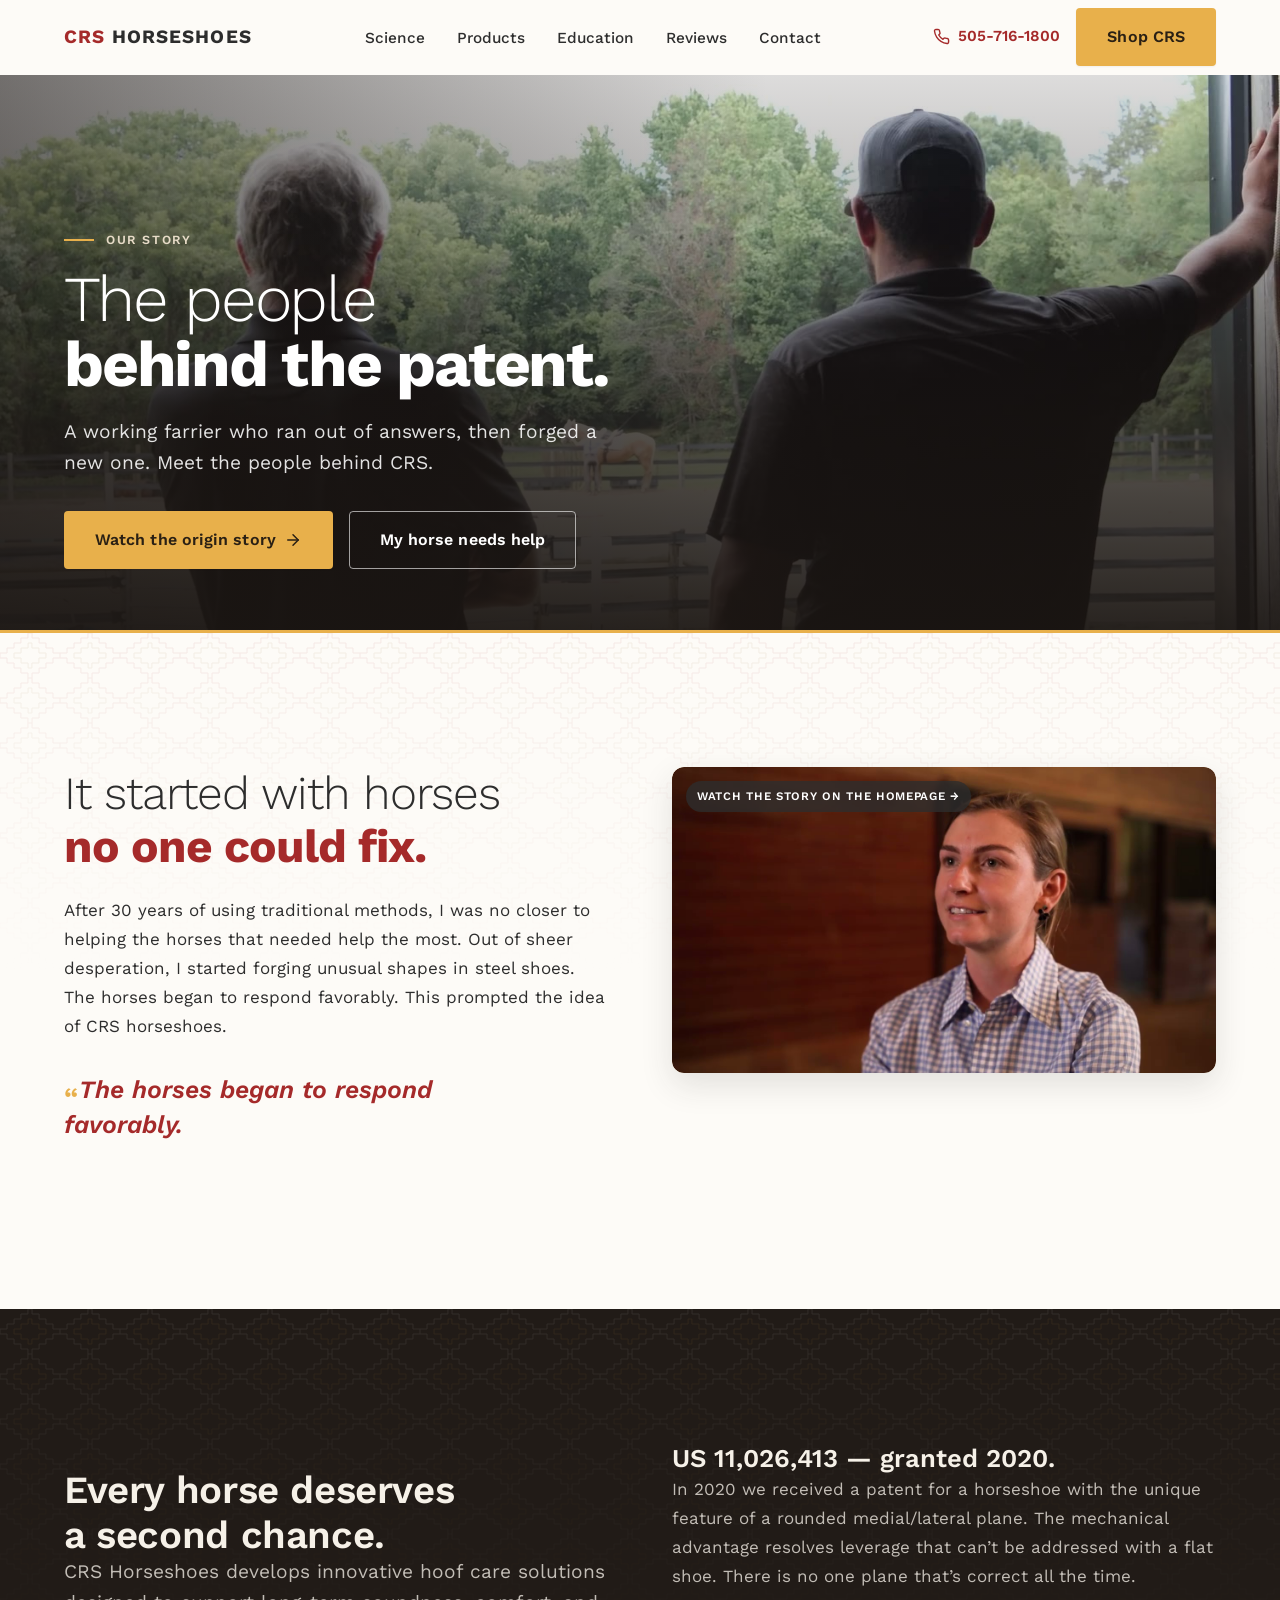
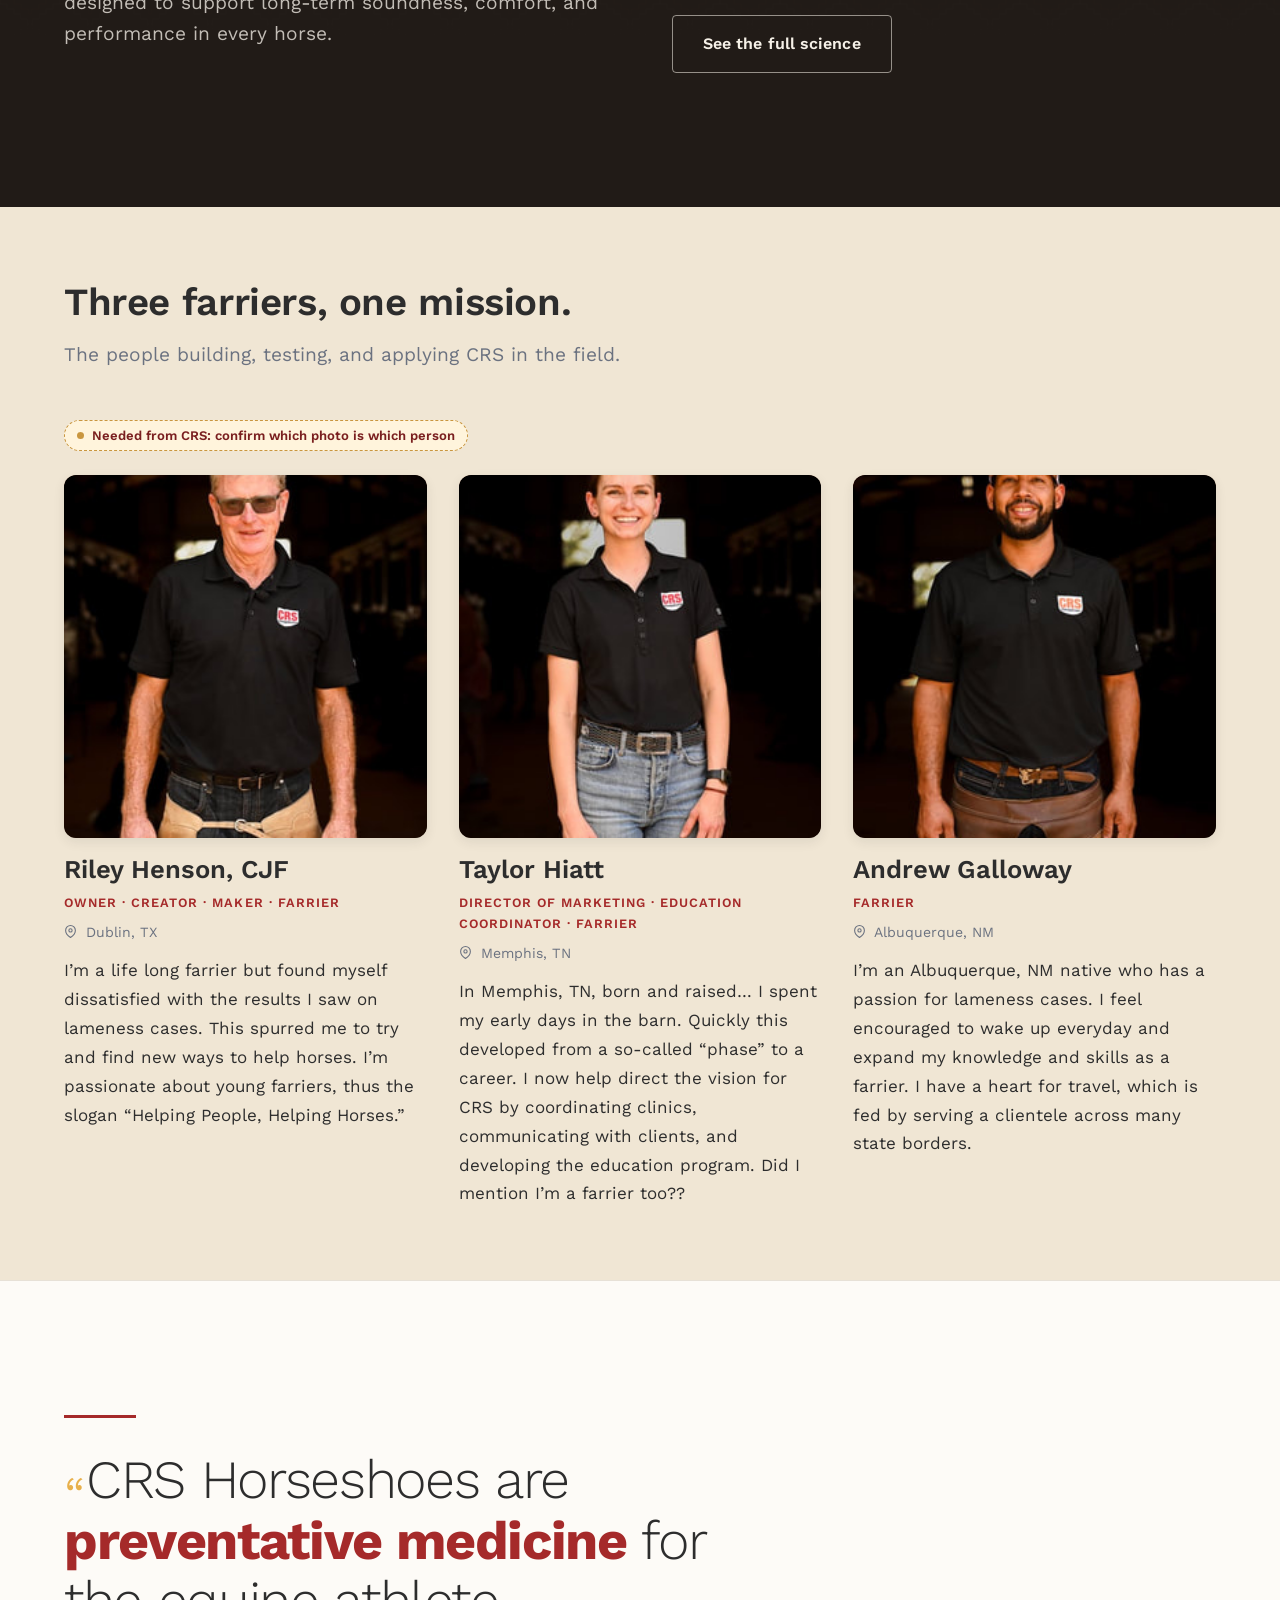
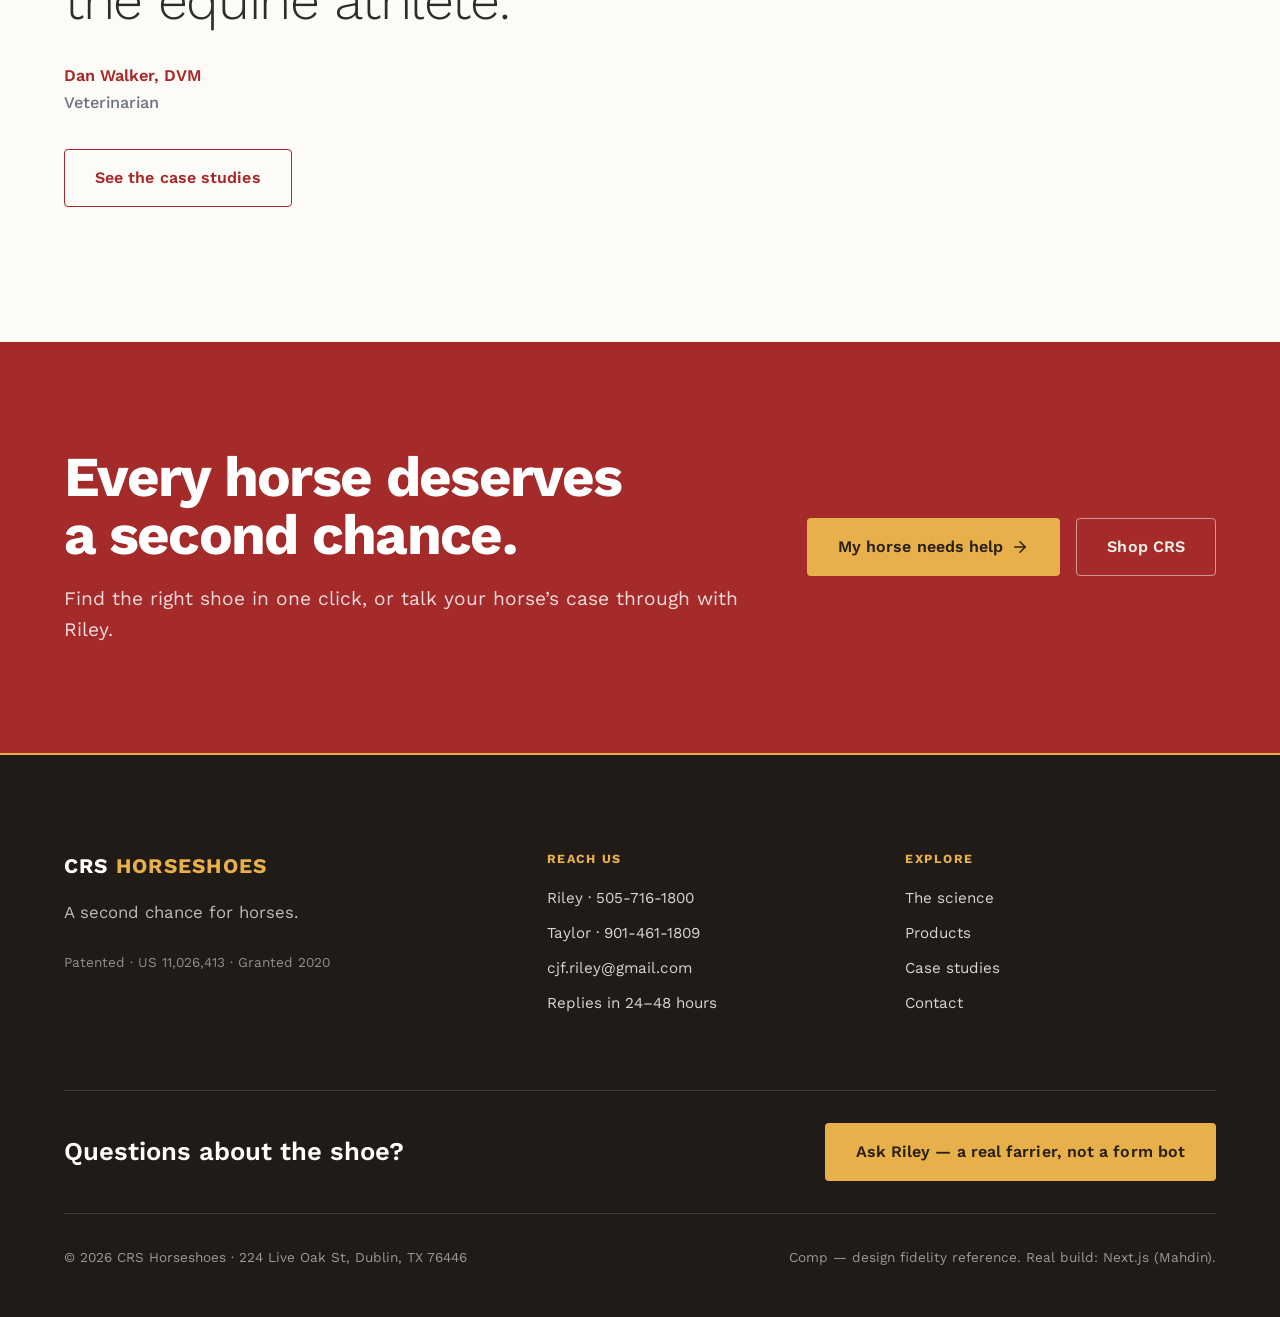
<file: about.html>
<!DOCTYPE html>
<html lang="en">
<head>
<meta charset="UTF-8" />
<meta name="robots" content="noindex, nofollow" />
<meta name="viewport" content="width=device-width, initial-scale=1" />
<title>Meet the Team — CRS Horseshoes | Dublin, TX</title>
<meta name="description" content="The working farriers behind the patent. Riley Henson CJF invented CRS Horseshoes after 30 years of frustration with traditional lameness care. Meet the team." />
<!--
  CRS HORSESHOES — ABOUT PAGE COMP (2 of 11)
  Copy: copy/04-about.md (approved, light-touch). Design: shared comps/crs.css
  (locked MASTER.md, defects reconciled there). Verified desktop+mobile.
  Team: Riley/Taylor/Andrew only. Charles/Morgan/Megan deleted per client.
  H1 "MEET THE TEAM" = client KEEP verbatim.
-->
<link rel="preconnect" href="https://fonts.googleapis.com" />
<link rel="preconnect" href="https://fonts.gstatic.com" crossorigin />
<link href="https://fonts.googleapis.com/css2?family=Work+Sans:ital,wght@0,300..700;1,400..600&display=swap" rel="stylesheet" />
<link rel="stylesheet" href="crs.css" />
<link rel="stylesheet" href="upgrade.css" />
</head>
<body class="u-page">

<header class="site-header" id="siteHeader">
  <div class="container">
    <nav class="nav" aria-label="Primary">
      <a href="home.html" class="brand">CRS <span>HORSESHOES</span></a>
      <ul class="nav-links">
        <li><a href="science.html">Science</a></li>
        <li><a href="products.html">Products</a></li>
        <li><a href="education.html">Education</a></li>
        <li><a href="reviews.html">Reviews</a></li>
        <li><a href="contact.html">Contact</a></li>
      </ul>
      <div class="nav-cta">
        <a class="nav-phone" href="tel:+15057161800" aria-label="Call Riley at 505-716-1800">
          <svg viewBox="0 0 24 24" fill="none" stroke="currentColor" stroke-width="2" stroke-linecap="round" stroke-linejoin="round"><path d="M22 16.92v3a2 2 0 0 1-2.18 2 19.79 19.79 0 0 1-8.63-3.07 19.5 19.5 0 0 1-6-6 19.79 19.79 0 0 1-3.07-8.67A2 2 0 0 1 4.11 2h3a2 2 0 0 1 2 1.72c.13.96.36 1.9.7 2.81a2 2 0 0 1-.45 2.11L8.09 9.91a16 16 0 0 0 6 6l1.27-1.27a2 2 0 0 1 2.11-.45c.91.34 1.85.57 2.81.7A2 2 0 0 1 22 16.92z"/></svg>
          505-716-1800
        </a>
        <a class="btn btn-primary" href="shop.html">Shop CRS</a>
        <button class="nav-toggle" aria-label="Open menu">
          <svg viewBox="0 0 24 24" fill="none" stroke="currentColor" stroke-width="2" stroke-linecap="round"><line x1="3" y1="6" x2="21" y2="6"/><line x1="3" y1="12" x2="21" y2="12"/><line x1="3" y1="18" x2="21" y2="18"/></svg>
        </button>
      </div>
    </nav>
  </div>
</header>

<main id="about">
  <section class="page-film">
    <div class="pf-img" aria-hidden="true"><img src="assets/film/page-about.jpg" alt="" style="object-position:50% 40%" fetchpriority="high"></div>
    <div class="pf-scrim"></div>
    <div class="container pf-content">
      <div class="eyebrow">Our story</div>
      <h1>The people <span class="hv">behind the patent.</span></h1>
      <p class="lead">A working farrier who ran out of answers, then forged a new one. Meet the people behind CRS.</p>
      <div class="hero-ctas"><a class="btn btn-primary" href="#story">Watch the origin story <svg viewBox="0 0 24 24" fill="none" stroke="currentColor" stroke-width="2" stroke-linecap="round" stroke-linejoin="round"><line x1="5" y1="12" x2="19" y2="12"/><polyline points="12 5 19 12 12 19"/></svg></a><a class="btn btn-secondary" href="home.html#help">My horse needs help</a></div>
    </div>
  </section>

  <section class="tx-head u-exhale g-ivory" id="story">
    <div class="container">
      <div class="story-grid">
        <div>
          <h2 class="statement" style="margin-bottom:var(--s-6)">It started with horses <strong>no one could fix.</strong></h2><!-- [NEW] -->
          <div class="body">
            <!-- [VERBATIM] Riley's founding narrative — do not rewrite -->
            <p>After 30 years of using traditional methods, I was no closer to helping the horses that needed help the most. Out of sheer desperation, I started forging unusual shapes in steel shoes.</p>
            <p>The horses began to respond favorably. This prompted the idea of CRS horseshoes.</p>
          </div>
          <p class="pull">The horses began to respond favorably.</p><!-- [VERBATIM] as pull -->
        </div>
        <div>
          <!-- R14 zero repeats --><a class="how-media ph-host still-link" href="home.html" style="aspect-ratio:16/9" aria-label="Watch the CRS story on the homepage">
          <img class="ph-img" src="assets/yt-origin-story.jpg" alt="" loading="lazy">
          <span class="spot-label">Watch the story on the homepage &rarr;</span>
        </a>
        </div>
      </div>
    </div>
  </section>
  <section class="tx-head u-exhale g-dark">
    <div class="container">
      <div class="grid-2">
        <div>
          <h2 class="h2">Every horse deserves a second chance.</h2><!-- [NEW] -->
          <!-- [VERBATIM] mission statement -->
          <p class="lead">CRS Horseshoes develops innovative hoof care solutions designed to support long-term soundness, comfort, and performance in every horse.</p>
        </div>
        <div>
          <h3 class="h3">US&nbsp;11,026,413 &mdash; granted 2020.</h3><!-- [NEW] + verbatim number -->
          <div class="body">
            <!-- [VERBATIM] patent story -->
            <p>In 2020 we received a patent for a horseshoe with the unique feature of a rounded medial/lateral plane. The mechanical advantage resolves leverage that can&rsquo;t be addressed with a flat shoe. There is no one plane that&rsquo;s correct all the time.</p>
          </div>
          
          <div style="margin-top:var(--s-6)">
            <a class="btn btn-secondary" href="science.html">See the full science</a><!-- [NEW] CTA -->
          </div>
        </div>
      </div>
    </div>
  </section>
  <section class="u-dense g-cream-light">
    <div class="container">
      <div class="sec-head"><!-- [NEW] -->
        <h2 class="h2">Three farriers, one mission.</h2><!-- [NEW] -->
        <p class="lead muted">The people building, testing, and applying CRS in the field.</p><!-- [NEW] -->
      </div>
      <p style="margin-bottom:var(--s-6)"><span class="need">Needed from CRS: confirm which photo is which person</span></p>

      <div class="team-grid">

        <!-- Riley Henson CJF — photo + bio verbatim from live crshorseshoe.com -->
        <article class="team-card">
          <div class="team-photo ph-host" role="img" aria-label="CRS Horseshoes farrier">
            <img class="ph-img" src="assets/img-2659.jpg" alt="CRS Horseshoes farrier in a black CRS polo" />
          </div>
          <h3 class="h3" style="margin-bottom:0">Riley Henson, CJF</h3><!-- [VERBATIM] -->
          <div class="team-role">Owner &middot; Creator &middot; Maker &middot; Farrier</div><!-- [VERBATIM] -->
          <p class="muted" style="font-size:.88rem;margin-bottom:var(--s-3)">
            <svg viewBox="0 0 24 24" fill="none" stroke="currentColor" stroke-width="2" stroke-linecap="round" stroke-linejoin="round" style="width:13px;height:13px;display:inline;vertical-align:-1px;margin-right:4px" aria-hidden="true"><path d="M21 10c0 7-9 13-9 13s-9-6-9-13a9 9 0 0 1 18 0z"/><circle cx="12" cy="10" r="3"/></svg>
            Dublin, TX<!-- [VERBATIM] -->
          </p>
          <!-- [VERBATIM] full bio, live site -->
          <p class="body">I&rsquo;m a life long farrier but found myself dissatisfied with the results I saw on lameness cases. This spurred me to try and find new ways to help horses. I&rsquo;m passionate about young farriers, thus the slogan &ldquo;Helping People, Helping Horses.&rdquo;</p>
        </article>

        <!-- Taylor Hiatt — photo + bio verbatim from live crshorseshoe.com -->
        <article class="team-card">
          <div class="team-photo ph-host" role="img" aria-label="CRS Horseshoes farrier">
            <img class="ph-img" src="assets/img-2661.jpg" alt="CRS Horseshoes farrier in a black CRS polo" />
          </div>
          <h3 class="h3" style="margin-bottom:0">Taylor Hiatt</h3><!-- [VERBATIM] -->
          <div class="team-role">Director of Marketing &middot; Education Coordinator &middot; Farrier</div><!-- [VERBATIM] -->
          <p class="muted" style="font-size:.88rem;margin-bottom:var(--s-3)">
            <svg viewBox="0 0 24 24" fill="none" stroke="currentColor" stroke-width="2" stroke-linecap="round" stroke-linejoin="round" style="width:13px;height:13px;display:inline;vertical-align:-1px;margin-right:4px" aria-hidden="true"><path d="M21 10c0 7-9 13-9 13s-9-6-9-13a9 9 0 0 1 18 0z"/><circle cx="12" cy="10" r="3"/></svg>
            Memphis, TN<!-- [VERBATIM] -->
          </p>
          <!-- [VERBATIM] full bio, live site -->
          <p class="body">In Memphis, TN, born and raised&hellip; I spent my early days in the barn. Quickly this developed from a so-called &ldquo;phase&rdquo; to a career. I now help direct the vision for CRS by coordinating clinics, communicating with clients, and developing the education program. Did I mention I&rsquo;m a farrier too??</p>
        </article>

        <!-- Andrew Galloway — photo + bio verbatim from live crshorseshoe.com -->
        <article class="team-card">
          <div class="team-photo ph-host" role="img" aria-label="CRS Horseshoes farrier">
            <img class="ph-img" src="assets/img-2660.jpg" alt="CRS Horseshoes farrier in a black CRS polo" />
          </div>
          <h3 class="h3" style="margin-bottom:0">Andrew Galloway</h3><!-- [VERBATIM] -->
          <div class="team-role">Farrier</div><!-- [VERBATIM] -->
          <p class="muted" style="font-size:.88rem;margin-bottom:var(--s-3)">
            <svg viewBox="0 0 24 24" fill="none" stroke="currentColor" stroke-width="2" stroke-linecap="round" stroke-linejoin="round" style="width:13px;height:13px;display:inline;vertical-align:-1px;margin-right:4px" aria-hidden="true"><path d="M21 10c0 7-9 13-9 13s-9-6-9-13a9 9 0 0 1 18 0z"/><circle cx="12" cy="10" r="3"/></svg>
            Albuquerque, NM<!-- [VERBATIM] -->
          </p>
          <!-- [VERBATIM] full bio, live site -->
          <p class="body">I&rsquo;m an Albuquerque, NM native who has a passion for lameness cases. I feel encouraged to wake up everyday and expand my knowledge and skills as a farrier. I have a heart for travel, which is fed by serving a clientele across many state borders.</p>
        </article>

      </div>
    </div>
  </section>
  <section class="u-exhale g-ivory">
    <div class="container">
      <div class="big-quote">
        <div class="q-rule"></div>
        <blockquote>CRS Horseshoes are <strong>preventative medicine</strong> for the equine athlete.</blockquote>
        <cite>Dan Walker, DVM<br><span>Veterinarian</span></cite>
        <div style="margin-top:var(--s-8)"><a class="btn btn-secondary" href="reviews.html">See the case studies</a></div>
      </div>
    </div>
  </section>

  <section class="u-cta g-red">
    <div class="container page-close">
      <div><h2>Every horse deserves a second chance.</h2><p class="lead" style="margin-top:var(--s-5)">Find the right shoe in one click, or talk your horse&rsquo;s case through with Riley.</p></div>
      <div class="ctas">
        <a class="btn btn-primary" href="home.html#help">My horse needs help <svg viewBox="0 0 24 24" fill="none" stroke="currentColor" stroke-width="2" stroke-linecap="round" stroke-linejoin="round"><line x1="5" y1="12" x2="19" y2="12"/><polyline points="12 5 19 12 12 19"/></svg></a>
        <a class="btn btn-secondary" href="home.html#buy">Shop CRS</a>
      </div>
    </div>
  </section>

</main>

<footer>
  <div class="container">
    <div class="foot-grid">
      <div class="foot-brand">
        <div class="brand">CRS <span>HORSESHOES</span></div>
        <p class="foot-tag">A second chance for horses.</p>
        <p style="font-size:.85rem;color:rgba(255,255,255,.5)">Patented &middot; US&nbsp;11,026,413 &middot; Granted 2020</p>
      </div>
      <div class="foot-col">
        <div class="foot-h">Reach us</div>
        <a href="tel:+15057161800">Riley &middot; 505-716-1800</a>
        <a href="tel:+19014611809">Taylor &middot; 901-461-1809</a>
        <a href="mailto:cjf.riley@gmail.com">cjf.riley@gmail.com</a>
        <p>Replies in 24&ndash;48 hours</p>
      </div>
      <div class="foot-col">
        <div class="foot-h">Explore</div>
        <a href="science.html">The science</a>
        <a href="products.html">Products</a>
        <a href="reviews.html">Case studies</a>
        <a href="contact.html">Contact</a>
      </div>
    </div>
    <div class="foot-cta">
      <h3 class="h3">Questions about the shoe?</h3><!-- [NEW] -->
      <a class="btn btn-primary" href="contact.html">Ask Riley &mdash; a real farrier, not a form bot</a><!-- [NEW] -->
    </div>
    <div class="foot-bottom">
      <span>&copy; 2026 CRS Horseshoes &middot; 224 Live Oak St, Dublin, TX 76446</span>
      <span>Comp &mdash; design fidelity reference. Real build: Next.js (Mahdin).</span>
    </div>
  </div>
</footer>

<div class="mobile-bar" aria-label="Quick contact">
  <a href="tel:+15057161800"><svg viewBox="0 0 24 24" fill="none" stroke="currentColor" stroke-width="2" stroke-linecap="round" stroke-linejoin="round"><path d="M22 16.92v3a2 2 0 0 1-2.18 2 19.79 19.79 0 0 1-8.63-3.07 19.5 19.5 0 0 1-6-6 19.79 19.79 0 0 1-3.07-8.67A2 2 0 0 1 4.11 2h3a2 2 0 0 1 2 1.72c.13.96.36 1.9.7 2.81a2 2 0 0 1-.45 2.11L8.09 9.91a16 16 0 0 0 6 6l1.27-1.27a2 2 0 0 1 2.11-.45c.91.34 1.85.57 2.81.7A2 2 0 0 1 22 16.92z"/></svg>Call Riley</a>
  <a href="sms:+19014611809"><svg viewBox="0 0 24 24" fill="none" stroke="currentColor" stroke-width="2" stroke-linecap="round" stroke-linejoin="round"><path d="M21 15a2 2 0 0 1-2 2H7l-4 4V5a2 2 0 0 1 2-2h14a2 2 0 0 1 2 2z"/></svg>Text Taylor</a>
  <a class="mb-shop" href="home.html#buy"><svg viewBox="0 0 24 24" fill="none" stroke="currentColor" stroke-width="2" stroke-linecap="round" stroke-linejoin="round"><path d="M6 2 3 6v14a2 2 0 0 0 2 2h14a2 2 0 0 0 2-2V6l-3-4z"/><line x1="3" y1="6" x2="21" y2="6"/><path d="M16 10a4 4 0 0 1-8 0"/></svg>Shop</a>
</div>

<script>
  var h=document.getElementById('siteHeader');
  var s=function(){h.classList.toggle('scrolled',window.scrollY>16)};
  s();window.addEventListener('scroll',s,{passive:true});
</script>

<script src="https://advisor-studio.vercel.app/w.js" data-studio-token="435cb6a88ad04791afb8bc0f98a36fa660d15ae39a9a4187962e9f6f00f03102" defer></script>
</body>
</html>
</file>
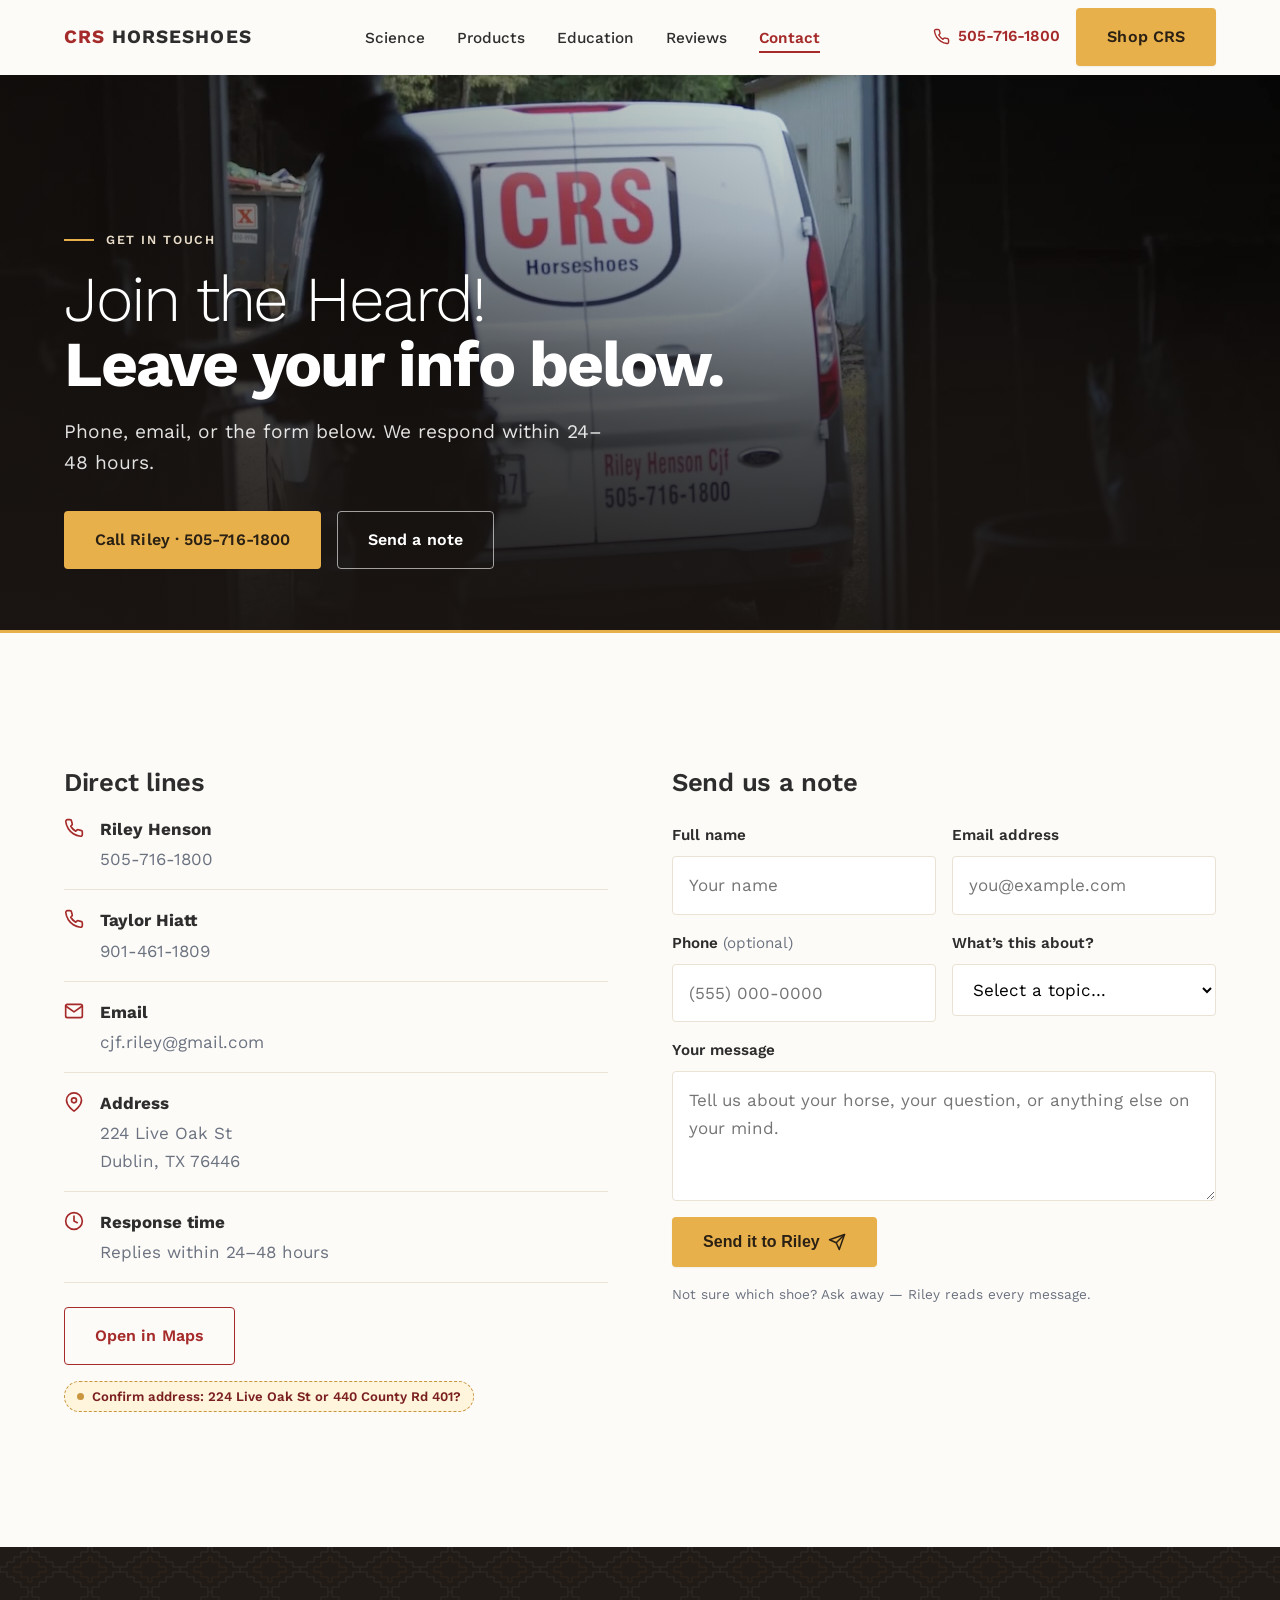
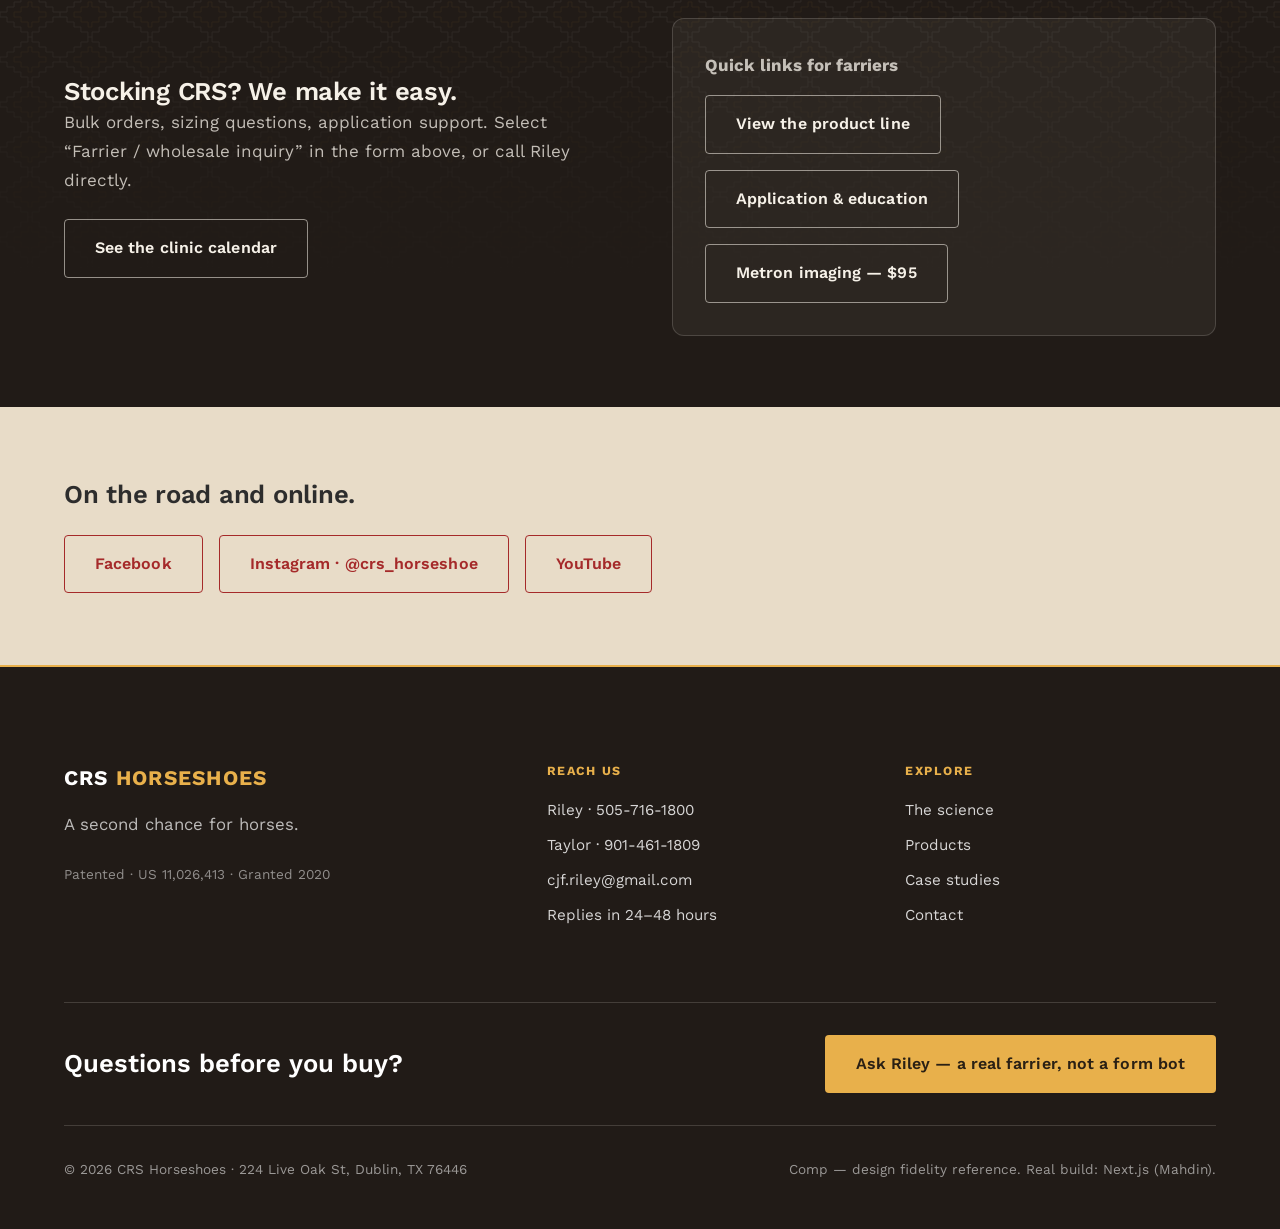
<file: contact.html>
<!DOCTYPE html>
<html lang="en">
<head>
<meta charset="UTF-8" />
<meta name="robots" content="noindex, nofollow" />
<meta name="viewport" content="width=device-width, initial-scale=1" />
<title>Contact CRS Horseshoes — Dublin, TX</title>
<meta name="description" content="Get in touch with Riley and Taylor at CRS Horseshoes. Call, email, or fill out the form. We respond within 24–48 hours. 224 Live Oak St, Dublin, TX 76446." />
<!--
  CRS HORSESHOES — CONTACT PAGE COMP (10 of 11)
  Copy: copy/05-contact.md (approved, light-touch). Design: shared comps/crs.css
  (locked MASTER.md, defects reconciled there). Verified desktop+mobile.
  H1 = client-changed headline (verbatim): "Join the Heard! Leave your info below."
  Email = cjf.riley@gmail.com (verbatim until @crshorseshoe.com confirmed).
  Contact nav item marked active.
-->
<link rel="preconnect" href="https://fonts.googleapis.com" />
<link rel="preconnect" href="https://fonts.gstatic.com" crossorigin />
<link href="https://fonts.googleapis.com/css2?family=Work+Sans:ital,wght@0,300..700;1,400..600&display=swap" rel="stylesheet" />
<link rel="stylesheet" href="crs.css" />
<link rel="stylesheet" href="upgrade.css" />
</head>
<body class="u-page">

<header class="site-header" id="siteHeader">
  <div class="container">
    <nav class="nav" aria-label="Primary">
      <a href="home.html" class="brand">CRS <span>HORSESHOES</span></a>
      <ul class="nav-links">
        <li><a href="science.html">Science</a></li>
        <li><a href="products.html">Products</a></li>
        <li><a href="education.html">Education</a></li>
        <li><a href="reviews.html">Reviews</a></li>
        <li><a href="contact.html" class="active">Contact</a></li><!-- active on this page -->
      </ul>
      <div class="nav-cta">
        <a class="nav-phone" href="tel:+15057161800" aria-label="Call Riley at 505-716-1800">
          <svg viewBox="0 0 24 24" fill="none" stroke="currentColor" stroke-width="2" stroke-linecap="round" stroke-linejoin="round"><path d="M22 16.92v3a2 2 0 0 1-2.18 2 19.79 19.79 0 0 1-8.63-3.07 19.5 19.5 0 0 1-6-6 19.79 19.79 0 0 1-3.07-8.67A2 2 0 0 1 4.11 2h3a2 2 0 0 1 2 1.72c.13.96.36 1.9.7 2.81a2 2 0 0 1-.45 2.11L8.09 9.91a16 16 0 0 0 6 6l1.27-1.27a2 2 0 0 1 2.11-.45c.91.34 1.85.57 2.81.7A2 2 0 0 1 22 16.92z"/></svg>
          505-716-1800
        </a>
        <a class="btn btn-primary" href="shop.html">Shop CRS</a>
        <button class="nav-toggle" aria-label="Open menu">
          <svg viewBox="0 0 24 24" fill="none" stroke="currentColor" stroke-width="2" stroke-linecap="round"><line x1="3" y1="6" x2="21" y2="6"/><line x1="3" y1="12" x2="21" y2="12"/><line x1="3" y1="18" x2="21" y2="18"/></svg>
        </button>
      </div>
    </nav>
  </div>
</header>

<main id="contact">
  <section class="page-film">
    <div class="pf-img" aria-hidden="true"><img src="assets/film/page-contact.jpg" alt="" style="object-position:55% 45%" fetchpriority="high"></div>
    <div class="pf-scrim"></div>
    <div class="container pf-content">
      <div class="eyebrow">Get in touch</div>
      <h1>Join the Heard! <span class="hv">Leave your info below.</span></h1>
      <p class="lead">Phone, email, or the form below. We respond within 24&ndash;48 hours.</p>
      <div class="hero-ctas"><a class="btn btn-primary" href="tel:+15057161800">Call Riley &middot; 505-716-1800</a><a class="btn btn-secondary" href="#write">Send a note</a></div>
    </div>
  </section>

  <section class="u-exhale g-ivory" id="write">
    <div class="container">
      <div class="contact-grid">

        <!-- Left: direct lines -->
        <div>
          <h2 class="h3">Direct lines</h2><!-- [NEW] -->

          <div class="info-row">
            <svg viewBox="0 0 24 24" fill="none" stroke="currentColor" stroke-width="2" stroke-linecap="round" stroke-linejoin="round" aria-hidden="true"><path d="M22 16.92v3a2 2 0 0 1-2.18 2 19.79 19.79 0 0 1-8.63-3.07 19.5 19.5 0 0 1-6-6 19.79 19.79 0 0 1-3.07-8.67A2 2 0 0 1 4.11 2h3a2 2 0 0 1 2 1.72c.13.96.36 1.9.7 2.81a2 2 0 0 1-.45 2.11L8.09 9.91a16 16 0 0 0 6 6l1.27-1.27a2 2 0 0 1 2.11-.45c.91.34 1.85.57 2.81.7A2 2 0 0 1 22 16.92z"/></svg>
            <div>
              <b>Riley Henson</b><!-- [VERBATIM] -->
              <a href="tel:+15057161800">505-716-1800</a><!-- [VERBATIM] -->
            </div>
          </div>

          <div class="info-row">
            <svg viewBox="0 0 24 24" fill="none" stroke="currentColor" stroke-width="2" stroke-linecap="round" stroke-linejoin="round" aria-hidden="true"><path d="M22 16.92v3a2 2 0 0 1-2.18 2 19.79 19.79 0 0 1-8.63-3.07 19.5 19.5 0 0 1-6-6 19.79 19.79 0 0 1-3.07-8.67A2 2 0 0 1 4.11 2h3a2 2 0 0 1 2 1.72c.13.96.36 1.9.7 2.81a2 2 0 0 1-.45 2.11L8.09 9.91a16 16 0 0 0 6 6l1.27-1.27a2 2 0 0 1 2.11-.45c.91.34 1.85.57 2.81.7A2 2 0 0 1 22 16.92z"/></svg>
            <div>
              <b>Taylor Hiatt</b><!-- [VERBATIM] -->
              <a href="sms:+19014611809">901-461-1809</a><!-- [VERBATIM] -->
            </div>
          </div>

          <div class="info-row">
            <svg viewBox="0 0 24 24" fill="none" stroke="currentColor" stroke-width="2" stroke-linecap="round" stroke-linejoin="round" aria-hidden="true"><path d="M4 4h16c1.1 0 2 .9 2 2v12c0 1.1-.9 2-2 2H4c-1.1 0-2-.9-2-2V6c0-1.1.9-2 2-2z"/><polyline points="22,6 12,13 2,6"/></svg>
            <div>
              <b>Email</b><!-- [NEW] label -->
              <a href="mailto:cjf.riley@gmail.com">cjf.riley@gmail.com</a><!-- [VERBATIM] -->
            </div>
          </div>

          <div class="info-row">
            <svg viewBox="0 0 24 24" fill="none" stroke="currentColor" stroke-width="2" stroke-linecap="round" stroke-linejoin="round" aria-hidden="true"><path d="M21 10c0 7-9 13-9 13s-9-6-9-13a9 9 0 0 1 18 0z"/><circle cx="12" cy="10" r="3"/></svg>
            <div>
              <b>Address</b><!-- [NEW] label -->
              <!-- [VERBATIM] -->
              <span>224 Live Oak St<br>Dublin, TX 76446</span>
            </div>
          </div>

          <div class="info-row">
            <svg viewBox="0 0 24 24" fill="none" stroke="currentColor" stroke-width="2" stroke-linecap="round" stroke-linejoin="round" aria-hidden="true"><circle cx="12" cy="12" r="10"/><polyline points="12 6 12 12 16 14"/></svg>
            <div>
              <b>Response time</b><!-- [NEW] label -->
              <span>Replies within 24&ndash;48 hours</span><!-- [VERBATIM] -->
            </div>
          </div>

          <!-- Map placeholder -->
          <div style="margin-top:var(--s-6);display:flex;flex-wrap:wrap;gap:var(--s-4);align-items:center">
            <a class="btn btn-secondary" href="https://www.google.com/maps/search/?api=1&amp;query=Dublin%2C+TX+76446" target="_blank" rel="noopener">Open in Maps</a>
            <span class="need">Confirm address: 224 Live Oak St or 440 County Rd 401?</span>
          </div>
        </div>

        <!-- Right: contact form -->
        <div>
          <h2 class="h3" style="margin-bottom:var(--s-6)">Send us a note</h2><!-- [NEW] -->
          <form class="form wide" onsubmit="event.preventDefault();" novalidate>

            <div class="row2">
              <div class="field">
                <label for="cName">Full name</label><!-- [NEW] label -->
                <input id="cName" name="name" type="text" autocomplete="name" required placeholder="Your name" />
              </div>
              <div class="field">
                <label for="cEmail">Email address</label><!-- [NEW] label -->
                <input id="cEmail" name="email" type="email" autocomplete="email" required placeholder="you@example.com" />
              </div>
            </div>

            <div class="row2">
              <div class="field">
                <label for="cPhone">Phone <span class="muted" style="font-weight:400">(optional)</span></label><!-- [NEW] label -->
                <input id="cPhone" name="phone" type="tel" autocomplete="tel" placeholder="(555) 000-0000" />
              </div>
              <div class="field">
                <label for="cTopic">What&rsquo;s this about?</label><!-- [NEW] label -->
                <select id="cTopic" name="topic">
                  <option value="">Select a topic&hellip;</option>
                  <option value="horse-case">My horse&rsquo;s case</option><!-- [NEW] -->
                  <option value="product-question">Product question</option><!-- [NEW] -->
                  <option value="farrier-wholesale">Farrier / wholesale inquiry</option><!-- [NEW] -->
                  <option value="clinic">Clinic or education</option><!-- [NEW] -->
                  <option value="metron">Metron imaging</option><!-- [NEW] -->
                  <option value="other">Something else</option><!-- [NEW] -->
                </select>
              </div>
            </div>

            <div class="field">
              <label for="cMsg">Your message</label><!-- [NEW] label -->
              <textarea id="cMsg" name="message" required placeholder="Tell us about your horse, your question, or anything else on your mind."></textarea>
            </div>

            <button class="btn btn-primary" type="submit" style="align-self:flex-start">
              Send it to Riley
              <svg viewBox="0 0 24 24" fill="none" stroke="currentColor" stroke-width="2" stroke-linecap="round" stroke-linejoin="round"><line x1="22" y1="2" x2="11" y2="13"/><polygon points="22 2 15 22 11 13 2 9 22 2"/></svg>
            </button><!-- [NEW] CTA — verb + identity, not "Submit" -->

            <p class="privacy">Not sure which shoe? Ask away &mdash; Riley reads every message.</p><!-- [NEW] microcopy -->
          </form>
        </div>

      </div>
    </div>
  </section>
  <section class="tx-head u-dense g-dark">
    <div class="container">
      <div class="grid-2">
        <div><!-- [NEW] -->
          <h2 class="h3">Stocking CRS? We make it easy.</h2><!-- [NEW] -->
          <p class="body">Bulk orders, sizing questions, application support. Select &ldquo;Farrier / wholesale inquiry&rdquo; in the form above, or call Riley directly.</p><!-- [NEW] -->
          <div style="margin-top:var(--s-6)">
            <a class="btn btn-secondary" href="education.html">See the clinic calendar</a><!-- [NEW] CTA -->
          </div>
        </div>
        <div style="padding:var(--s-8);background:rgba(246,241,232,.05);border:1px solid var(--line-dark);border-radius:var(--r-lg);display:flex;flex-direction:column;gap:var(--s-4)">
          <p style="font-weight:700;margin:0">Quick links for farriers</p><!-- [NEW] -->
          <a class="btn btn-secondary" href="products.html" style="align-self:flex-start">View the product line</a><!-- [NEW] -->
          <a class="btn btn-secondary" href="education.html" style="align-self:flex-start">Application &amp; education</a><!-- [NEW] -->
          <a class="btn btn-secondary" href="metron.html" style="align-self:flex-start">Metron imaging &mdash; $95</a><!-- [NEW] / price [VERBATIM] -->
        </div>
      </div>
    </div>
  </section>
  <section class="u-dense g-cream">
    <div class="container">
      <h2 class="h3" style="margin-bottom:var(--s-6)">On the road and online.</h2>
      <div style="display:flex;gap:var(--s-4);flex-wrap:wrap">
        <a class="btn btn-secondary" href="https://www.facebook.com/crshorseshoe/" target="_blank" rel="noopener">Facebook</a>
        <a class="btn btn-secondary" href="https://www.instagram.com/crs_horseshoe/" target="_blank" rel="noopener">Instagram &middot; @crs_horseshoe</a>
        <a class="btn btn-secondary" href="https://www.youtube.com/channel/UCCBlvS58I7ZdlJ4Vj1yGkDQ" target="_blank" rel="noopener">YouTube</a>
      </div>
    </div>
  </section>

</main>

<footer>
  <div class="container">
    <div class="foot-grid">
      <div class="foot-brand">
        <div class="brand">CRS <span>HORSESHOES</span></div>
        <p class="foot-tag">A second chance for horses.</p>
        <p style="font-size:.85rem;color:rgba(255,255,255,.5)">Patented &middot; US&nbsp;11,026,413 &middot; Granted 2020</p>
      </div>
      <div class="foot-col">
        <div class="foot-h">Reach us</div>
        <a href="tel:+15057161800">Riley &middot; 505-716-1800</a>
        <a href="tel:+19014611809">Taylor &middot; 901-461-1809</a>
        <a href="mailto:cjf.riley@gmail.com">cjf.riley@gmail.com</a>
        <p>Replies in 24&ndash;48 hours</p>
      </div>
      <div class="foot-col">
        <div class="foot-h">Explore</div>
        <a href="science.html">The science</a>
        <a href="products.html">Products</a>
        <a href="reviews.html">Case studies</a>
        <a href="contact.html">Contact</a>
      </div>
    </div>
    <div class="foot-cta">
      <h3 class="h3">Questions before you buy?</h3>
      <a class="btn btn-primary" href="contact.html">Ask Riley &mdash; a real farrier, not a form bot</a>
    </div>
    <div class="foot-bottom">
      <span>&copy; 2026 CRS Horseshoes &middot; 224 Live Oak St, Dublin, TX 76446</span>
      <span>Comp &mdash; design fidelity reference. Real build: Next.js (Mahdin).</span>
    </div>
  </div>
</footer>

<div class="mobile-bar" aria-label="Quick contact">
  <a href="tel:+15057161800"><svg viewBox="0 0 24 24" fill="none" stroke="currentColor" stroke-width="2" stroke-linecap="round" stroke-linejoin="round"><path d="M22 16.92v3a2 2 0 0 1-2.18 2 19.79 19.79 0 0 1-8.63-3.07 19.5 19.5 0 0 1-6-6 19.79 19.79 0 0 1-3.07-8.67A2 2 0 0 1 4.11 2h3a2 2 0 0 1 2 1.72c.13.96.36 1.9.7 2.81a2 2 0 0 1-.45 2.11L8.09 9.91a16 16 0 0 0 6 6l1.27-1.27a2 2 0 0 1 2.11-.45c.91.34 1.85.57 2.81.7A2 2 0 0 1 22 16.92z"/></svg>Call Riley</a>
  <a href="sms:+19014611809"><svg viewBox="0 0 24 24" fill="none" stroke="currentColor" stroke-width="2" stroke-linecap="round" stroke-linejoin="round"><path d="M21 15a2 2 0 0 1-2 2H7l-4 4V5a2 2 0 0 1 2-2h14a2 2 0 0 1 2 2z"/></svg>Text Taylor</a>
  <a class="mb-shop" href="home.html#buy"><svg viewBox="0 0 24 24" fill="none" stroke="currentColor" stroke-width="2" stroke-linecap="round" stroke-linejoin="round"><path d="M6 2 3 6v14a2 2 0 0 0 2 2h14a2 2 0 0 0 2-2V6l-3-4z"/><line x1="3" y1="6" x2="21" y2="6"/><path d="M16 10a4 4 0 0 1-8 0"/></svg>Shop</a>
</div>

<script>
  var h=document.getElementById('siteHeader');
  var s=function(){h.classList.toggle('scrolled',window.scrollY>16)};
  s();window.addEventListener('scroll',s,{passive:true});
</script>

<script src="https://advisor-studio.vercel.app/w.js" data-studio-token="435cb6a88ad04791afb8bc0f98a36fa660d15ae39a9a4187962e9f6f00f03102" defer></script>
</body>
</html>
</file>
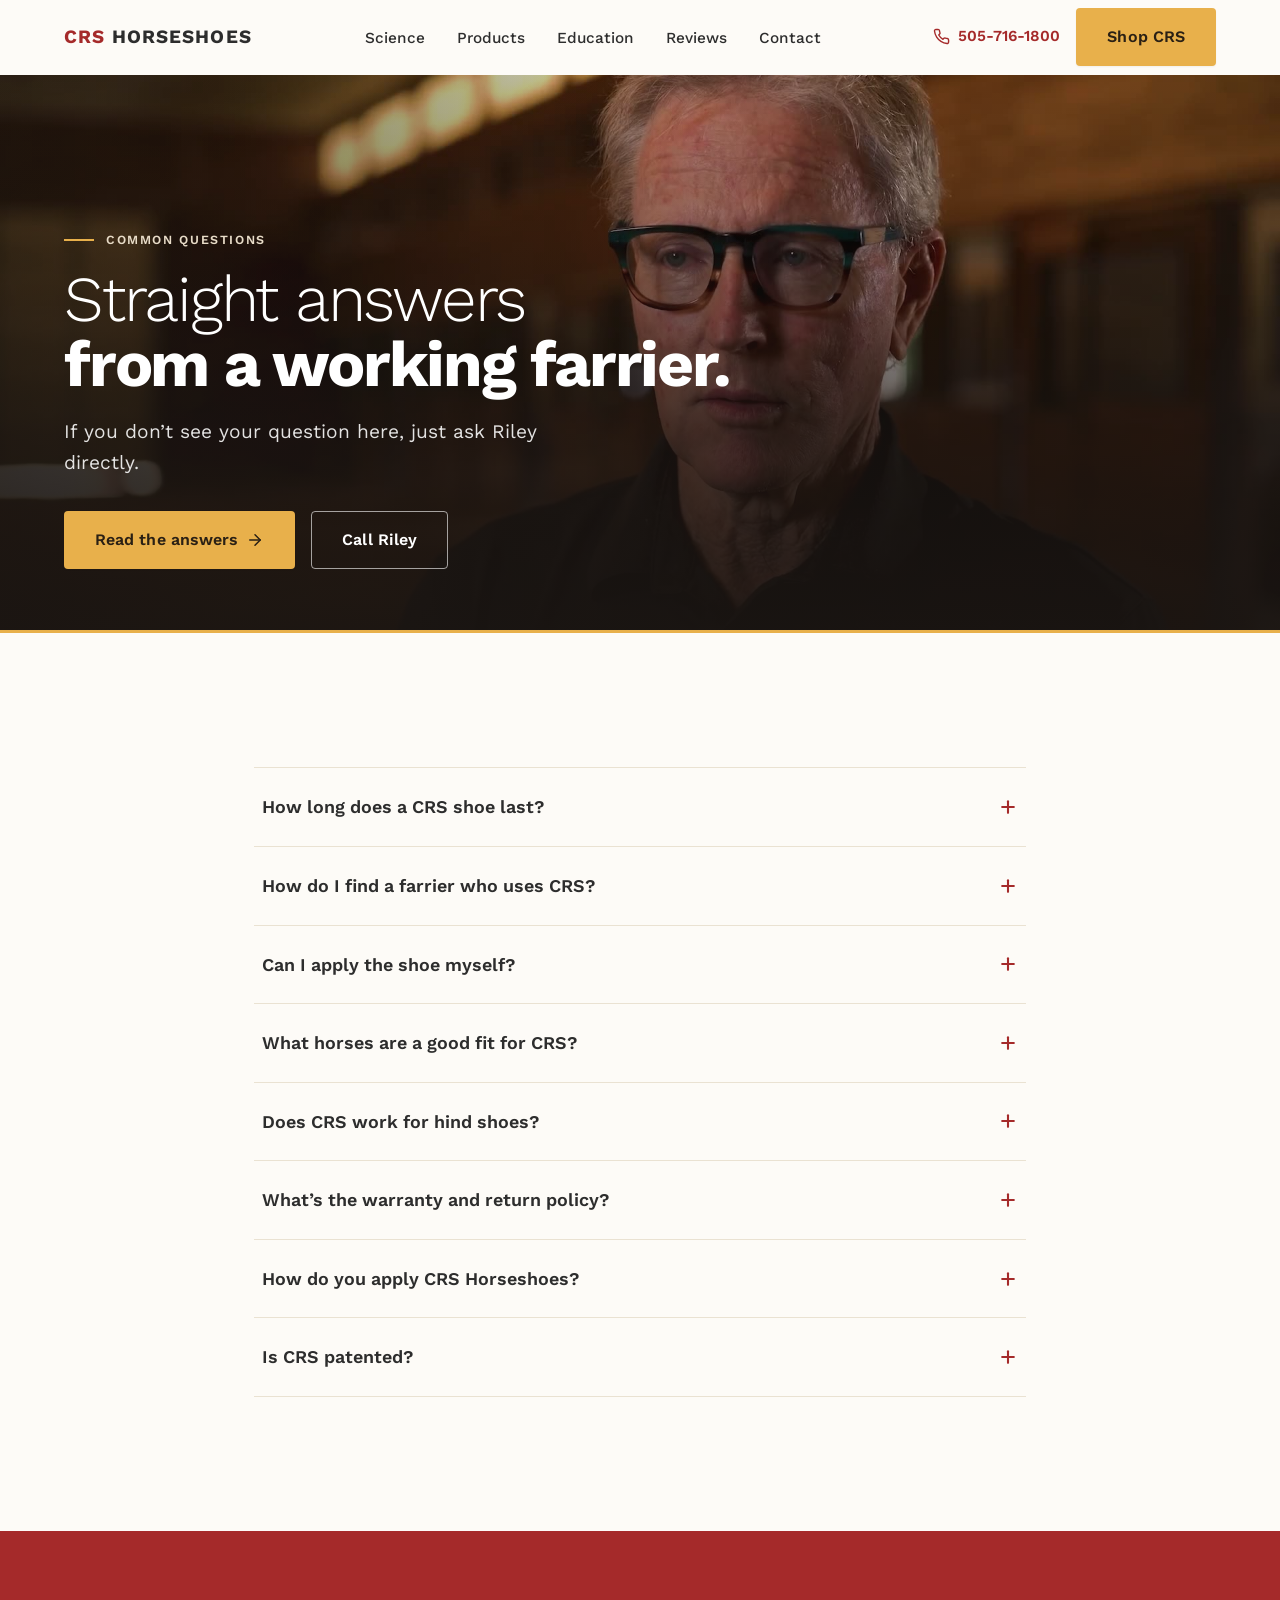
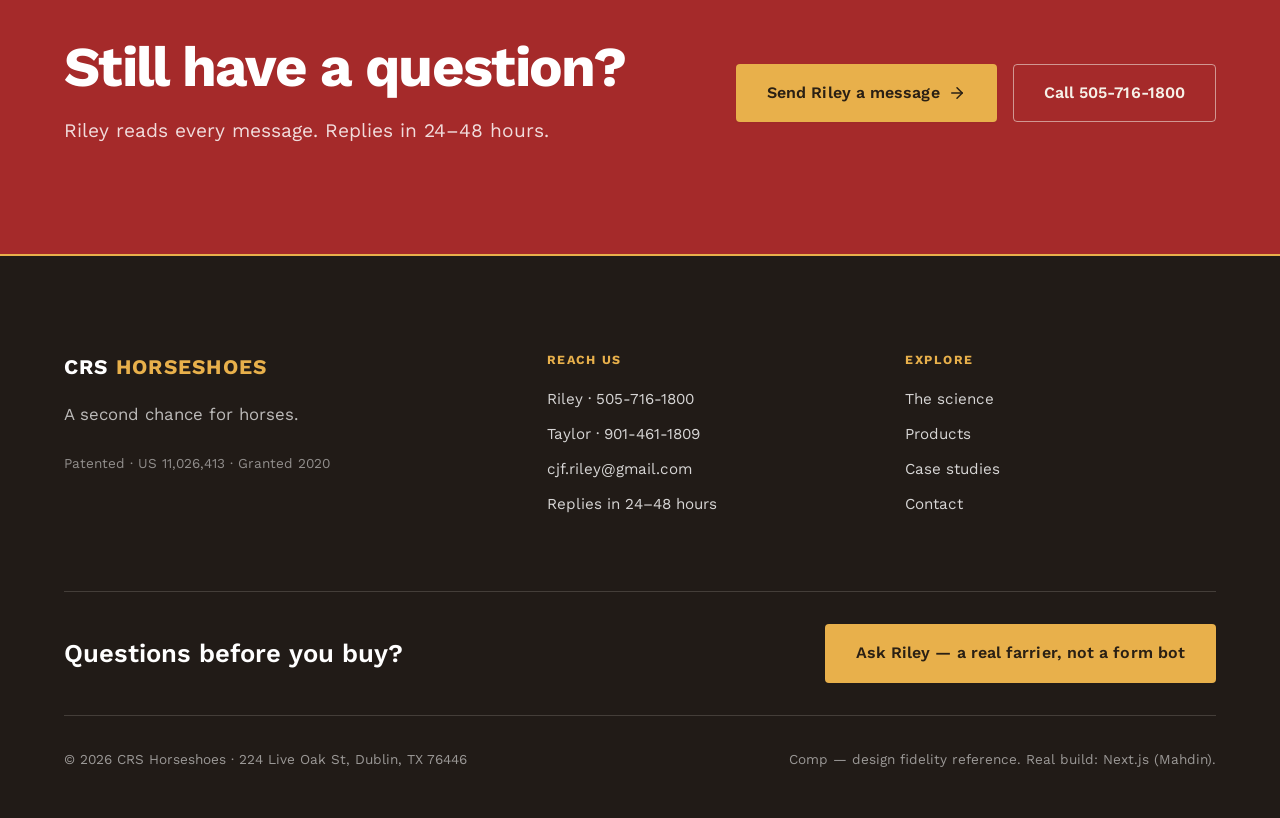
<file: faq.html>
<!DOCTYPE html>
<html lang="en">
<head>
<meta charset="UTF-8" />
<meta name="robots" content="noindex, nofollow" />
<meta name="viewport" content="width=device-width, initial-scale=1" />
<title>FAQ — CRS Horseshoes · Common Questions Answered</title>
<meta name="description" content="Answers to common questions about CRS Horseshoes — shoe lifespan, finding a farrier, application methods, return policy, and more. Ask Riley directly if you don't see yours." />
<!--
  CRS HORSESHOES — FAQ COMP (9 of 11)
  Copy: copy/08-faq.md (written this session). Answers are [VERBATIM] client
  prose from intake/CRS-RETURNED-PARSED.txt lines 198–208 (lightly normalised).
  Questions are [NEW] using client-suggested phrasings where provided.
  Q8 (patent) is [NEW] factual, sourced from 00-RMBC-FOUNDATION.md.
  Shoe-lifespan quote in Q1 is [ASSET-GAP] — client note in intake.
  Design: shared comps/crs.css (locked). No top-nav active (FAQ reached from footer/contact).
-->
<link rel="preconnect" href="https://fonts.googleapis.com" />
<link rel="preconnect" href="https://fonts.gstatic.com" crossorigin />
<link href="https://fonts.googleapis.com/css2?family=Work+Sans:ital,wght@0,300..700;1,400..600&display=swap" rel="stylesheet" />
<link rel="stylesheet" href="crs.css" />
<link rel="stylesheet" href="upgrade.css" />
</head>
<body class="u-page">

<header class="site-header" id="siteHeader">
  <div class="container">
    <nav class="nav" aria-label="Primary">
      <a href="home.html" class="brand">CRS <span>HORSESHOES</span></a>
      <ul class="nav-links">
        <li><a href="science.html">Science</a></li>
        <li><a href="products.html">Products</a></li>
        <li><a href="education.html">Education</a></li>
        <li><a href="reviews.html">Reviews</a></li>
        <li><a href="contact.html">Contact</a></li>
      </ul>
      <div class="nav-cta">
        <a class="nav-phone" href="tel:+15057161800" aria-label="Call Riley at 505-716-1800">
          <svg viewBox="0 0 24 24" fill="none" stroke="currentColor" stroke-width="2" stroke-linecap="round" stroke-linejoin="round"><path d="M22 16.92v3a2 2 0 0 1-2.18 2 19.79 19.79 0 0 1-8.63-3.07 19.5 19.5 0 0 1-6-6 19.79 19.79 0 0 1-3.07-8.67A2 2 0 0 1 4.11 2h3a2 2 0 0 1 2 1.72c.13.96.36 1.9.7 2.81a2 2 0 0 1-.45 2.11L8.09 9.91a16 16 0 0 0 6 6l1.27-1.27a2 2 0 0 1 2.11-.45c.91.34 1.85.57 2.81.7A2 2 0 0 1 22 16.92z"/></svg>
          505-716-1800
        </a>
        <a class="btn btn-primary" href="shop.html">Shop CRS</a>
        <button class="nav-toggle" aria-label="Open menu">
          <svg viewBox="0 0 24 24" fill="none" stroke="currentColor" stroke-width="2" stroke-linecap="round"><line x1="3" y1="6" x2="21" y2="6"/><line x1="3" y1="12" x2="21" y2="12"/><line x1="3" y1="18" x2="21" y2="18"/></svg>
        </button>
      </div>
    </nav>
  </div>
</header>

<main id="faq">
  <section class="page-film">
    <div class="pf-img" aria-hidden="true"><img src="assets/film/page-faq.jpg" alt="" style="object-position:50% 35%" fetchpriority="high"></div>
    <div class="pf-scrim"></div>
    <div class="container pf-content">
      <div class="eyebrow">Common questions</div>
      <h1>Straight answers <span class="hv">from a working farrier.</span></h1>
      <p class="lead">If you don&rsquo;t see your question here, just ask Riley directly.</p>
      <div class="hero-ctas"><a class="btn btn-primary" href="#answers">Read the answers <svg viewBox="0 0 24 24" fill="none" stroke="currentColor" stroke-width="2" stroke-linecap="round" stroke-linejoin="round"><line x1="5" y1="12" x2="19" y2="12"/><polyline points="12 5 19 12 12 19"/></svg></a><a class="btn btn-secondary" href="tel:+15057161800">Call Riley</a></div>
    </div>
  </section>

  <section class="u-exhale g-ivory" id="answers">
    <div class="container" style="max-width:820px">
      <div class="acc" role="list">

        <!-- Q1: shoe lifespan -->
        <details role="listitem">
          <summary>
            How long does a CRS shoe last?
            <svg class="ico" viewBox="0 0 24 24" fill="none" stroke="currentColor" stroke-width="2.5" stroke-linecap="round" stroke-linejoin="round" aria-hidden="true" width="20" height="20">
              <line x1="12" y1="5" x2="12" y2="19"/><line x1="5" y1="12" x2="19" y2="12"/>
            </svg>
          </summary>
          <div class="ans">
            <p>Dependent upon environmental factors. Expect to replace shoes more frequently in drier, rocky climates. Softer, wet environments can reset shoes for several cycles.</p>
            <p style="margin-top:var(--s-3)"><span class="need">Needed from CRS: the owner quote about shoes lasting 4 cycles</span></p>
          </div>
        </details>

        <!-- Q2: find a farrier -->
        <details role="listitem">
          <summary>
            How do I find a farrier who uses CRS?
            <svg class="ico" viewBox="0 0 24 24" fill="none" stroke="currentColor" stroke-width="2.5" stroke-linecap="round" stroke-linejoin="round" aria-hidden="true" width="20" height="20">
              <line x1="12" y1="5" x2="12" y2="19"/><line x1="5" y1="12" x2="19" y2="12"/>
            </svg>
          </summary>
          <div class="ans">
            <p>View our map to find a farrier and dealer closest to you.</p>
            <p style="margin-top:var(--s-3)"><a href="contact.html">View the farrier map &rarr;</a></p>
          </div>
        </details>

        <!-- Q3: self-application -->
        <details role="listitem">
          <summary>
            Can I apply the shoe myself?
            <svg class="ico" viewBox="0 0 24 24" fill="none" stroke="currentColor" stroke-width="2.5" stroke-linecap="round" stroke-linejoin="round" aria-hidden="true" width="20" height="20">
              <line x1="12" y1="5" x2="12" y2="19"/><line x1="5" y1="12" x2="19" y2="12"/>
            </svg>
          </summary>
          <div class="ans">
            <p>CRS Horseshoes application is extremely easy! We recommend finding a hoof care professional that can guarantee the product is applied properly and for your horse to reap the most benefit.</p>
          </div>
        </details>

        <!-- Q4: what horses -->
        <details role="listitem">
          <summary>
            What horses are a good fit for CRS?
            <svg class="ico" viewBox="0 0 24 24" fill="none" stroke="currentColor" stroke-width="2.5" stroke-linecap="round" stroke-linejoin="round" aria-hidden="true" width="20" height="20">
              <line x1="12" y1="5" x2="12" y2="19"/><line x1="5" y1="12" x2="19" y2="12"/>
            </svg>
          </summary>
          <div class="ans">
            <p>Horses that are a grade 5 on the lameness scale all the way through performance horses that are sound.</p>
          </div>
        </details>

        <!-- Q5: hind shoes -->
        <details role="listitem">
          <summary>
            Does CRS work for hind shoes?
            <svg class="ico" viewBox="0 0 24 24" fill="none" stroke="currentColor" stroke-width="2.5" stroke-linecap="round" stroke-linejoin="round" aria-hidden="true" width="20" height="20">
              <line x1="12" y1="5" x2="12" y2="19"/><line x1="5" y1="12" x2="19" y2="12"/>
            </svg>
          </summary>
          <div class="ans">
            <p>Yes, the CRS Hind shoe not only provides protection, but can also serve horses that have a negative plantar angle.</p>
            <p style="margin-top:var(--s-3)"><a href="contact.html">Order hinds (special order) &rarr;</a></p>
          </div>
        </details>

        <!-- Q6: warranty / return policy -->
        <details role="listitem">
          <summary>
            What&rsquo;s the warranty and return policy?
            <svg class="ico" viewBox="0 0 24 24" fill="none" stroke="currentColor" stroke-width="2.5" stroke-linecap="round" stroke-linejoin="round" aria-hidden="true" width="20" height="20">
              <line x1="12" y1="5" x2="12" y2="19"/><line x1="5" y1="12" x2="19" y2="12"/>
            </svg>
          </summary>
          <div class="ans">
            <p>30-day money-back guarantee. The customer can request a full refund within 30 days of purchase if they are not satisfied. Buyer pays shipping.</p>
          </div>
        </details>

        <!-- Q7: application methods -->
        <details role="listitem">
          <summary>
            How do you apply CRS Horseshoes?
            <svg class="ico" viewBox="0 0 24 24" fill="none" stroke="currentColor" stroke-width="2.5" stroke-linecap="round" stroke-linejoin="round" aria-hidden="true" width="20" height="20">
              <line x1="12" y1="5" x2="12" y2="19"/><line x1="5" y1="12" x2="19" y2="12"/>
            </svg>
          </summary>
          <div class="ans">
            <p>You can nail our shoes on using the pre-selected nail holes found on each shoe (MX 50, 60, 70 recommended). You can glue the shoe on using an adhesive or acrylic glue. You can screw our shoes on for horses that object to the driving of nails &mdash; specifically laminitis and founder cases.</p>
            <p style="margin-top:var(--s-3)"><a href="products.html#sizing">See the full application guide &rarr;</a></p>
          </div>
        </details>

        <!-- Q8: patent -->
        <details role="listitem">
          <summary>
            Is CRS patented?
            <svg class="ico" viewBox="0 0 24 24" fill="none" stroke="currentColor" stroke-width="2.5" stroke-linecap="round" stroke-linejoin="round" aria-hidden="true" width="20" height="20">
              <line x1="12" y1="5" x2="12" y2="19"/><line x1="5" y1="12" x2="19" y2="12"/>
            </svg>
          </summary>
          <div class="ans">
            <p>Yes &mdash; US Patent 11,026,413, granted 2020, for a horseshoe with a unique rounded medial/lateral plane that provides M/L self-adjustment.</p>
            <p style="margin-top:var(--s-3)"><a href="science.html">Read the science behind it &rarr;</a></p>
          </div>
        </details>

      </div><!-- /.acc -->
    </div>
  </section>
  <section class="u-cta g-red">
    <div class="container page-close">
      <div><h2>Still have a question?</h2><p class="lead" style="margin-top:var(--s-5)">Riley reads every message. Replies in 24&ndash;48 hours.</p></div>
      <div class="ctas">
        <a class="btn btn-primary" href="contact.html">Send Riley a message <svg viewBox="0 0 24 24" fill="none" stroke="currentColor" stroke-width="2" stroke-linecap="round" stroke-linejoin="round"><line x1="5" y1="12" x2="19" y2="12"/><polyline points="12 5 19 12 12 19"/></svg></a>
        <a class="btn btn-secondary" href="tel:+15057161800">Call 505-716-1800</a>
      </div>
    </div>
  </section>

</main>

<footer>
  <div class="container">
    <div class="foot-grid">
      <div class="foot-brand">
        <div class="brand">CRS <span>HORSESHOES</span></div>
        <p class="foot-tag">A second chance for horses.</p>
        <p style="font-size:.85rem;color:rgba(255,255,255,.5)">Patented &middot; US&nbsp;11,026,413 &middot; Granted 2020</p>
      </div>
      <div class="foot-col">
        <div class="foot-h">Reach us</div>
        <a href="tel:+15057161800">Riley &middot; 505-716-1800</a>
        <a href="tel:+19014611809">Taylor &middot; 901-461-1809</a>
        <a href="mailto:cjf.riley@gmail.com">cjf.riley@gmail.com</a>
        <p>Replies in 24&ndash;48 hours</p>
      </div>
      <div class="foot-col">
        <div class="foot-h">Explore</div>
        <a href="science.html">The science</a>
        <a href="products.html">Products</a>
        <a href="reviews.html">Case studies</a>
        <a href="contact.html">Contact</a>
      </div>
    </div>
    <div class="foot-cta">
      <h3 class="h3">Questions before you buy?</h3>
      <a class="btn btn-primary" href="contact.html">Ask Riley &mdash; a real farrier, not a form bot</a>
    </div>
    <div class="foot-bottom">
      <span>&copy; 2026 CRS Horseshoes &middot; 224 Live Oak St, Dublin, TX 76446</span>
      <span>Comp &mdash; design fidelity reference. Real build: Next.js (Mahdin).</span>
    </div>
  </div>
</footer>

<div class="mobile-bar" aria-label="Quick contact">
  <a href="tel:+15057161800"><svg viewBox="0 0 24 24" fill="none" stroke="currentColor" stroke-width="2" stroke-linecap="round" stroke-linejoin="round" aria-hidden="true"><path d="M22 16.92v3a2 2 0 0 1-2.18 2 19.79 19.79 0 0 1-8.63-3.07 19.5 19.5 0 0 1-6-6 19.79 19.79 0 0 1-3.07-8.67A2 2 0 0 1 4.11 2h3a2 2 0 0 1 2 1.72c.13.96.36 1.9.7 2.81a2 2 0 0 1-.45 2.11L8.09 9.91a16 16 0 0 0 6 6l1.27-1.27a2 2 0 0 1 2.11-.45c.91.34 1.85.57 2.81.7A2 2 0 0 1 22 16.92z"/></svg>Call Riley</a>
  <a href="sms:+19014611809"><svg viewBox="0 0 24 24" fill="none" stroke="currentColor" stroke-width="2" stroke-linecap="round" stroke-linejoin="round" aria-hidden="true"><path d="M21 15a2 2 0 0 1-2 2H7l-4 4V5a2 2 0 0 1 2-2h14a2 2 0 0 1 2 2z"/></svg>Text Taylor</a>
  <a class="mb-shop" href="home.html#buy"><svg viewBox="0 0 24 24" fill="none" stroke="currentColor" stroke-width="2" stroke-linecap="round" stroke-linejoin="round"><path d="M6 2 3 6v14a2 2 0 0 0 2 2h14a2 2 0 0 0 2-2V6l-3-4z"/><line x1="3" y1="6" x2="21" y2="6"/><path d="M16 10a4 4 0 0 1-8 0"/></svg>Shop</a>
</div>

<script>
  var h=document.getElementById('siteHeader');
  var s=function(){h.classList.toggle('scrolled',window.scrollY>16)};
  s();window.addEventListener('scroll',s,{passive:true});
</script>

<script src="https://advisor-studio.vercel.app/w.js" data-studio-token="435cb6a88ad04791afb8bc0f98a36fa660d15ae39a9a4187962e9f6f00f03102" defer></script>
</body>
</html>
</file>
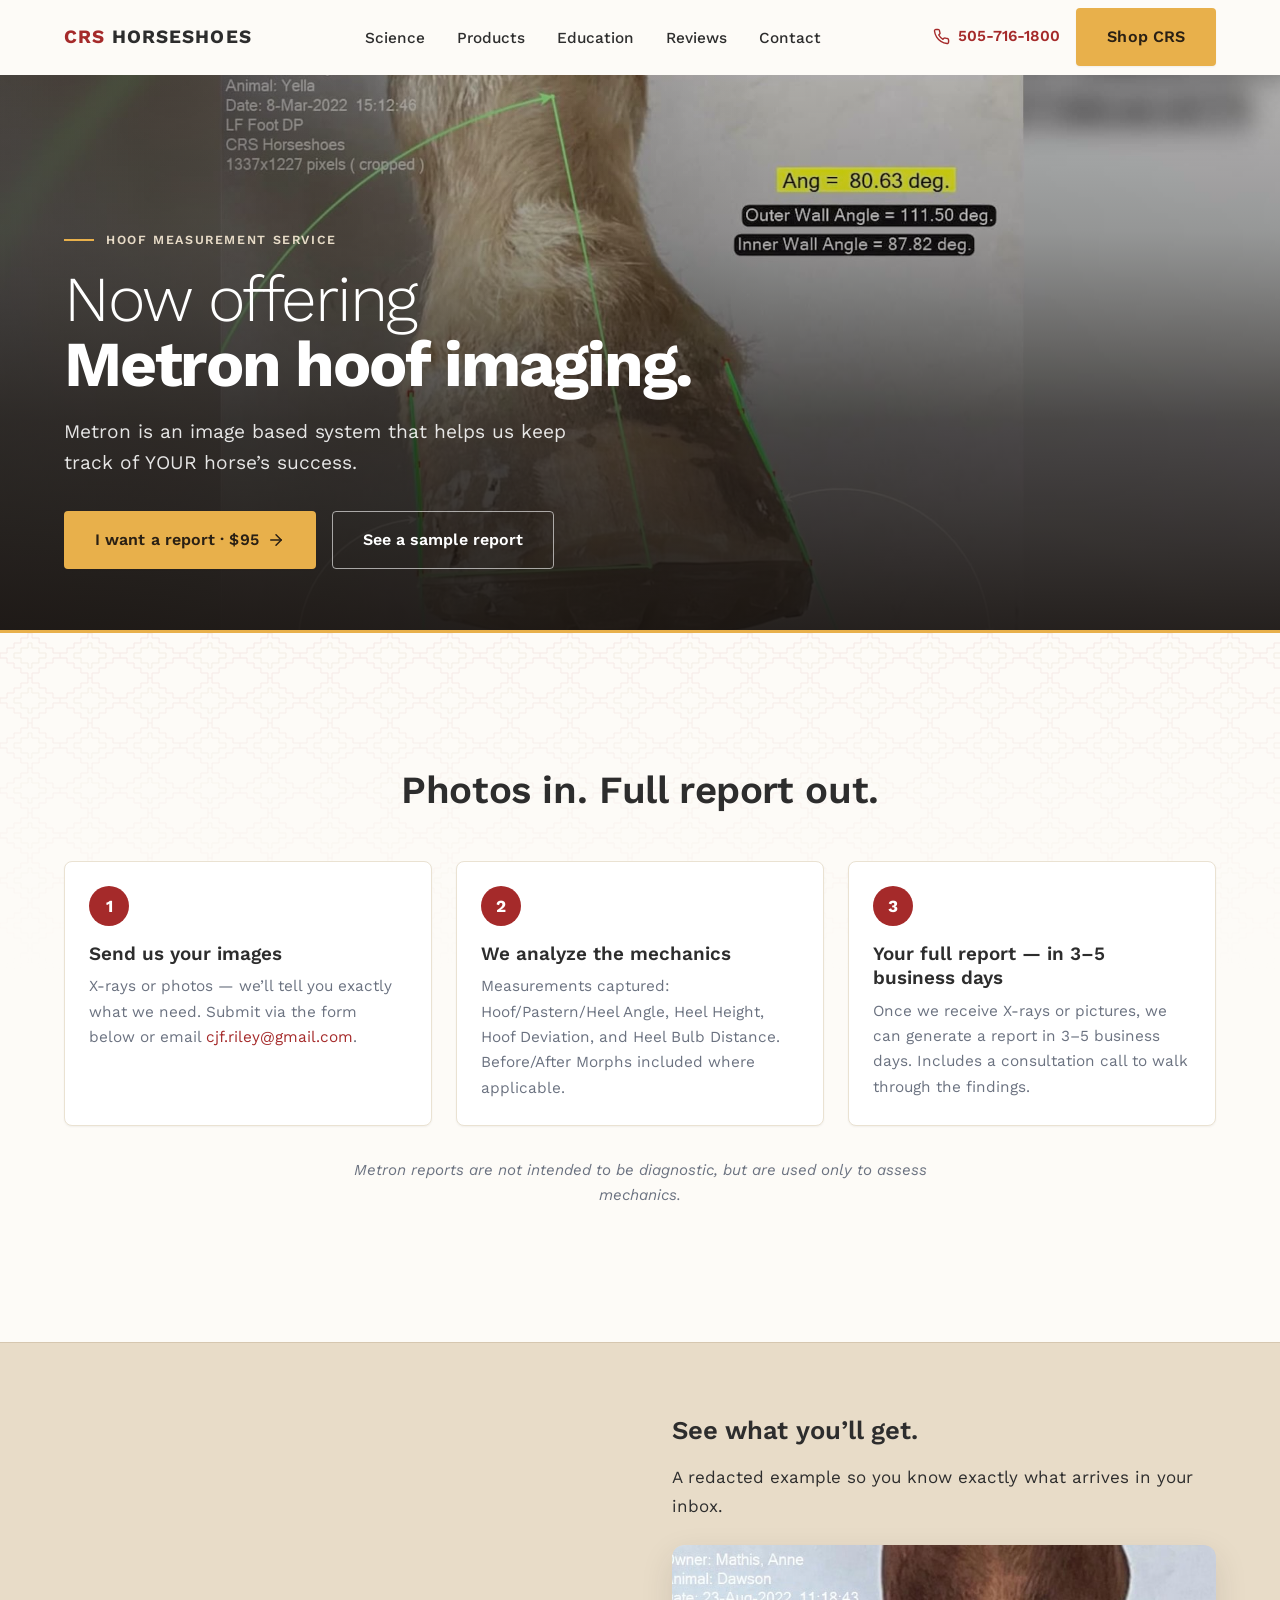
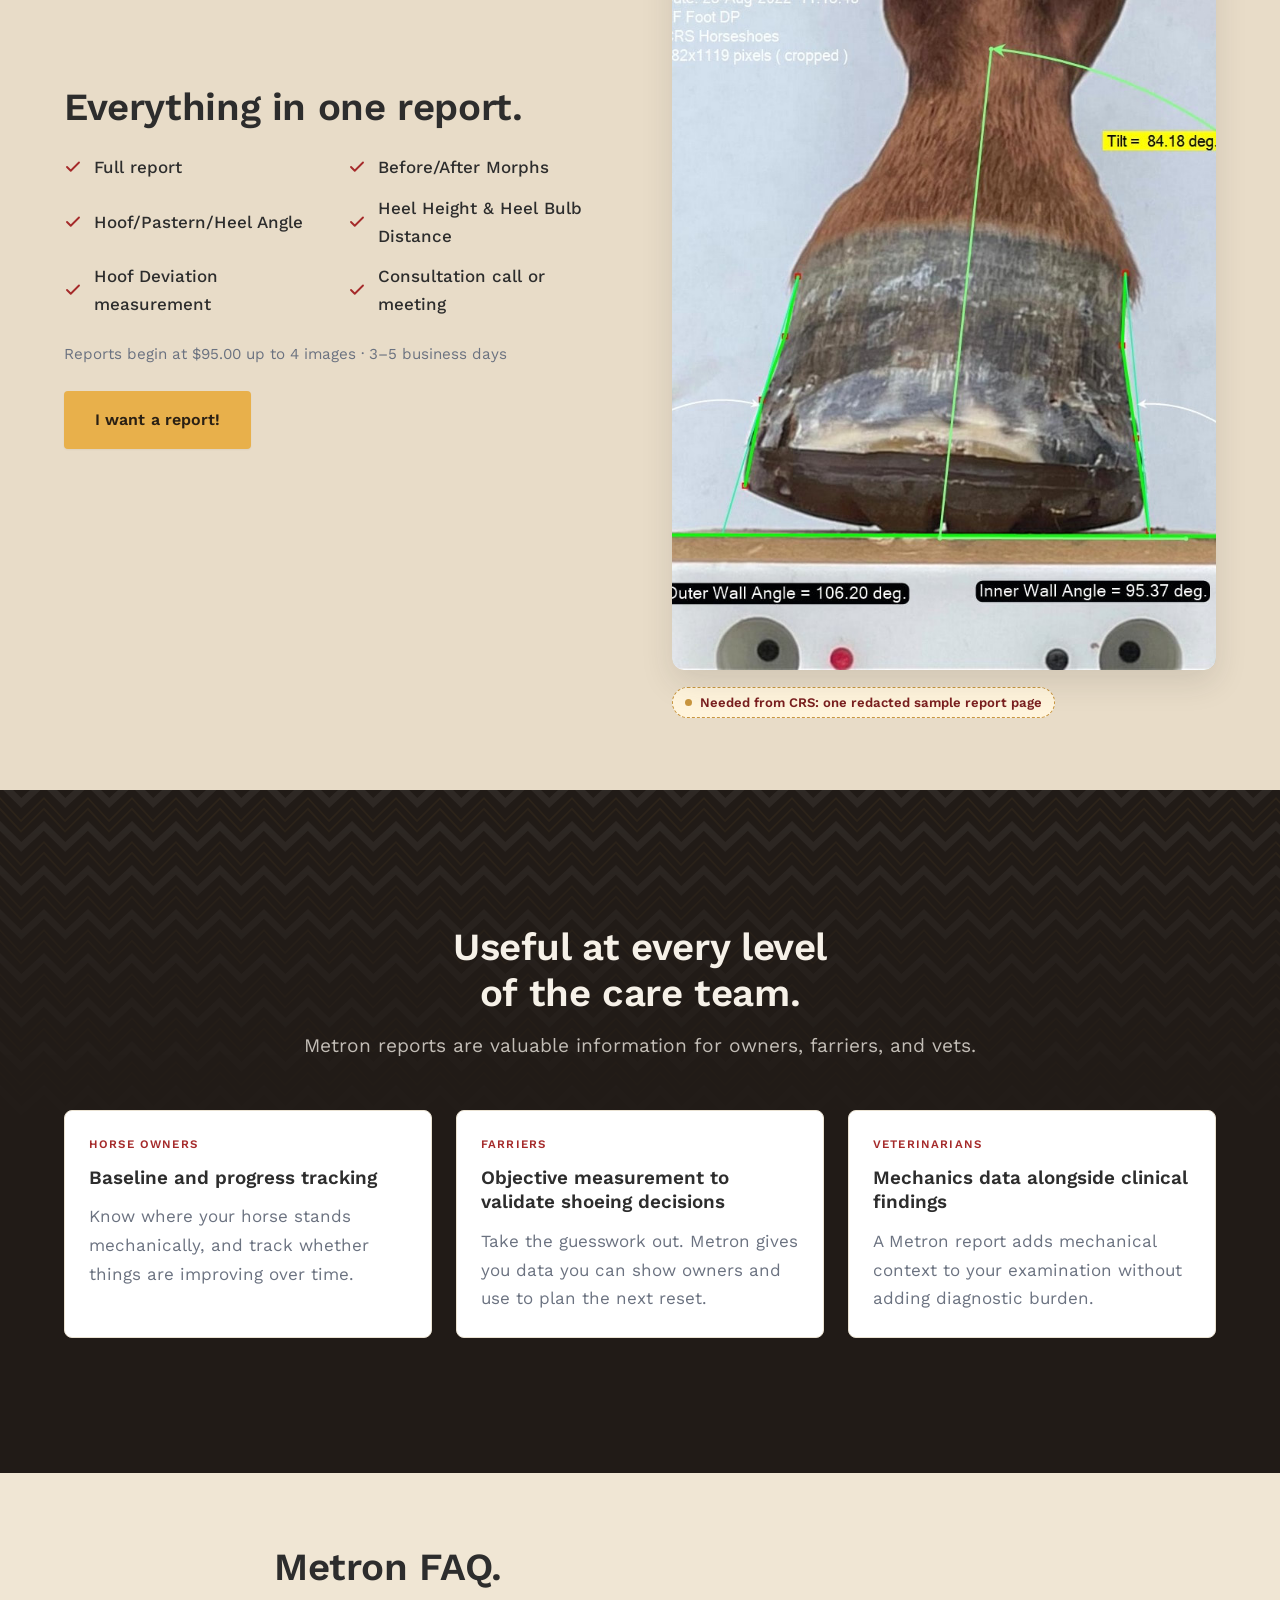
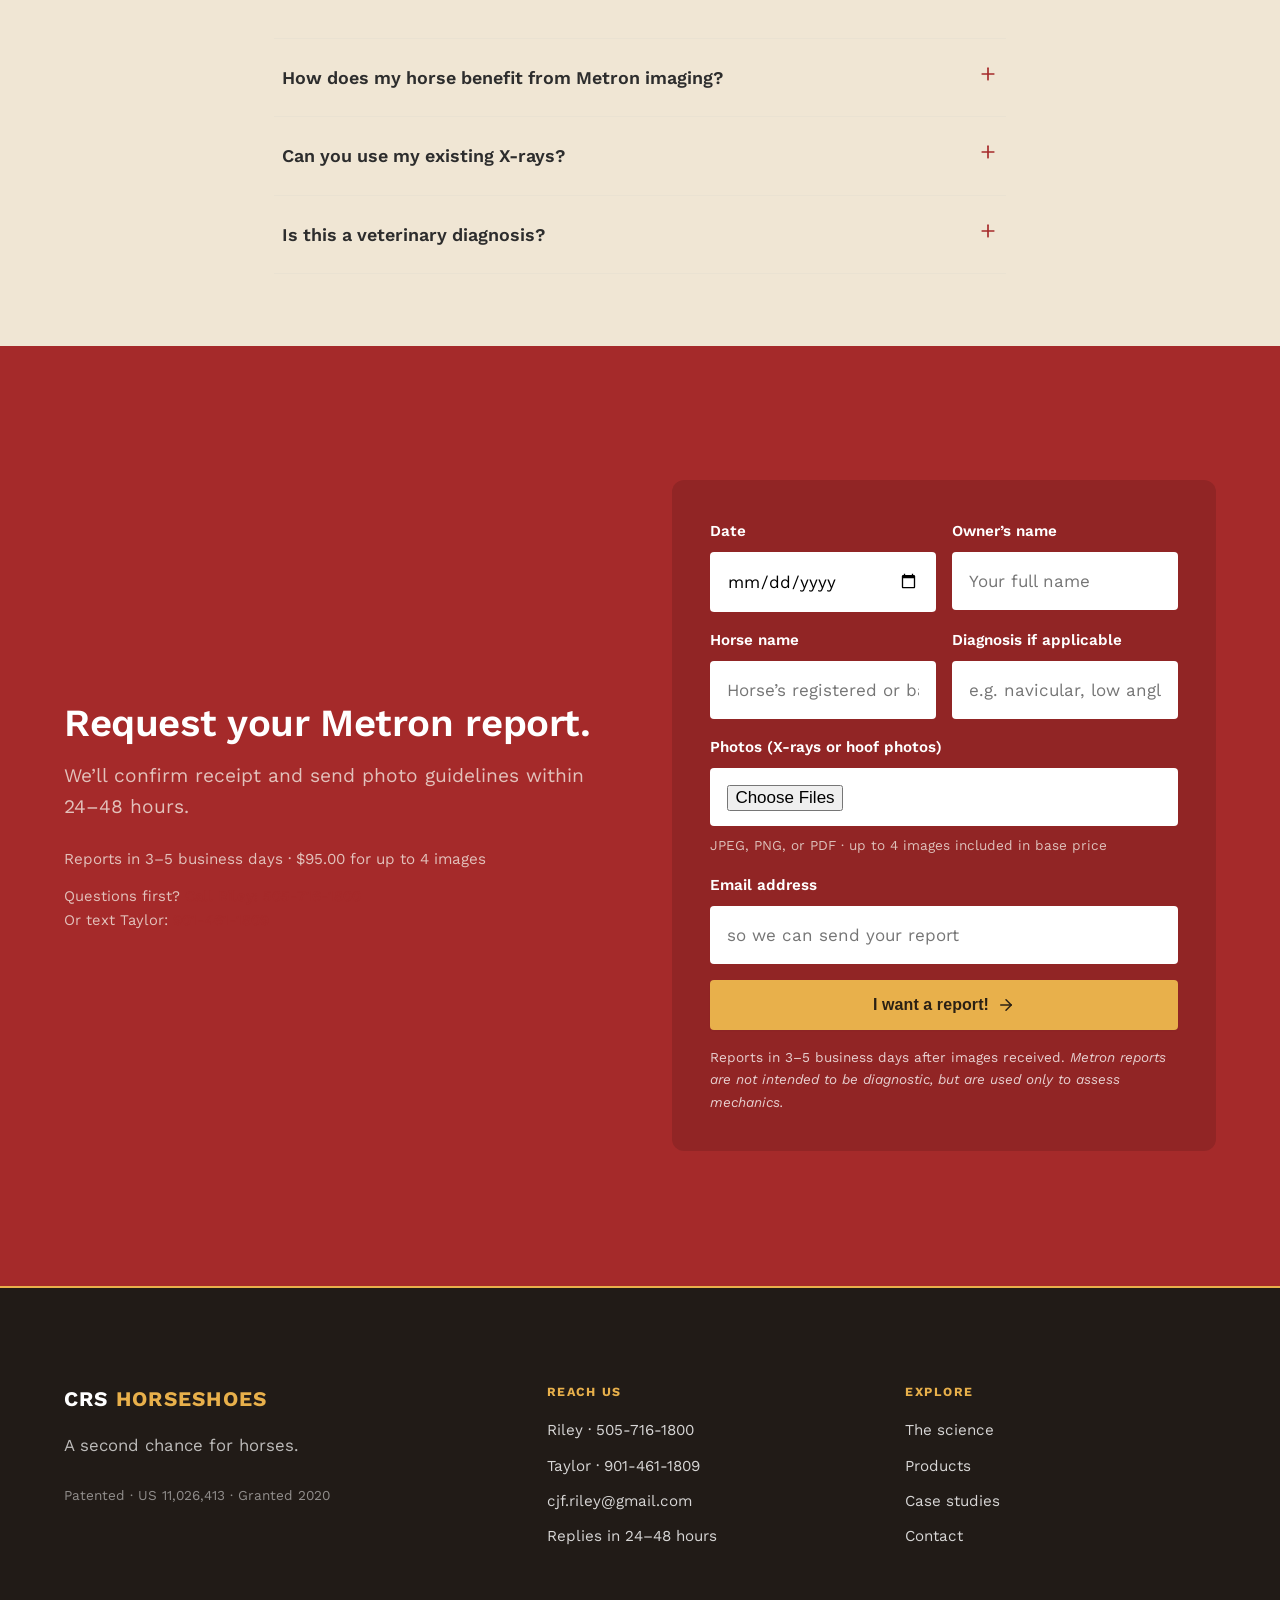
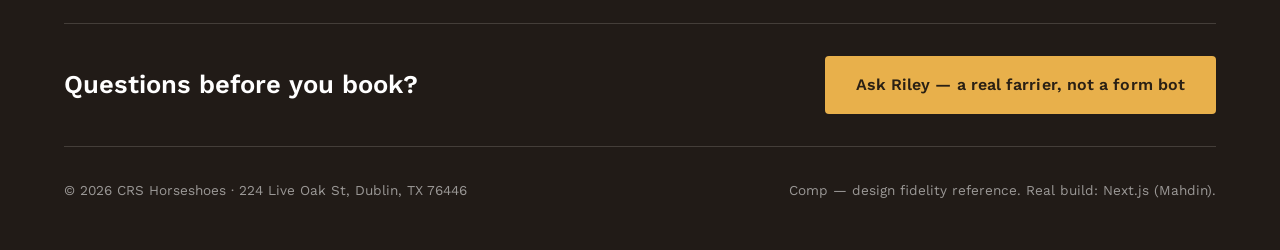
<file: metron.html>
<!DOCTYPE html>
<html lang="en">
<head>
<meta charset="UTF-8" />
<meta name="robots" content="noindex, nofollow" />
<meta name="viewport" content="width=device-width, initial-scale=1" />
<title>Metron Hoof Imaging — CRS Horseshoes</title>
<meta name="description" content="Equine podiatry measurement reports from CRS Horseshoes. X-rays or photos analyzed in 3–5 business days. Starting at $95. Dublin, TX." />
<!--
  CRS HORSESHOES — METRON IMAGING COMP (6 of 11)
  Copy: copy/06-metron.md (light-touch). Design: shared comps/crs.css (locked).
  No active nav item — page reached via homepage challenge-selector foot link.
  Client KEEPs: H1 ("NOW OFFERING METRON HOOF IMAGING!!!"), CTA ("I want a report!"),
  intro copy, what's-included list, pricing, turnaround, FAQ Q1.
  Diagnostic hedge [VERBATIM] displayed prominently per copy deck note.
-->
<link rel="preconnect" href="https://fonts.googleapis.com" />
<link rel="preconnect" href="https://fonts.gstatic.com" crossorigin />
<link href="https://fonts.googleapis.com/css2?family=Work+Sans:ital,wght@0,300..700;1,400..600&display=swap" rel="stylesheet" />
<link rel="stylesheet" href="crs.css" />
<link rel="stylesheet" href="upgrade.css" />
</head>
<body class="u-page">

<header class="site-header" id="siteHeader">
  <div class="container">
    <nav class="nav" aria-label="Primary">
      <a href="home.html" class="brand">CRS <span>HORSESHOES</span></a>
      <ul class="nav-links">
        <li><a href="science.html">Science</a></li>
        <li><a href="products.html">Products</a></li>
        <li><a href="education.html">Education</a></li>
        <li><a href="reviews.html">Reviews</a></li>
        <li><a href="contact.html">Contact</a></li>
      </ul>
      <div class="nav-cta">
        <a class="nav-phone" href="tel:+15057161800" aria-label="Call Riley at 505-716-1800">
          <svg viewBox="0 0 24 24" fill="none" stroke="currentColor" stroke-width="2" stroke-linecap="round" stroke-linejoin="round"><path d="M22 16.92v3a2 2 0 0 1-2.18 2 19.79 19.79 0 0 1-8.63-3.07 19.5 19.5 0 0 1-6-6 19.79 19.79 0 0 1-3.07-8.67A2 2 0 0 1 4.11 2h3a2 2 0 0 1 2 1.72c.13.96.36 1.9.7 2.81a2 2 0 0 1-.45 2.11L8.09 9.91a16 16 0 0 0 6 6l1.27-1.27a2 2 0 0 1 2.11-.45c.91.34 1.85.57 2.81.7A2 2 0 0 1 22 16.92z"/></svg>
          505-716-1800
        </a>
        <a class="btn btn-primary" href="shop.html">Shop CRS</a>
        <button class="nav-toggle" aria-label="Open menu">
          <svg viewBox="0 0 24 24" fill="none" stroke="currentColor" stroke-width="2" stroke-linecap="round"><line x1="3" y1="6" x2="21" y2="6"/><line x1="3" y1="12" x2="21" y2="12"/><line x1="3" y1="18" x2="21" y2="18"/></svg>
        </button>
      </div>
    </nav>
  </div>
</header>

<main id="metron">
  <section class="page-film">
    <div class="pf-img" aria-hidden="true"><img src="assets/film/page-metron.jpg" alt="" style="object-position:60% 0%" fetchpriority="high"></div>
    <div class="pf-scrim"></div>
    <div class="container pf-content">
      <div class="eyebrow">Hoof measurement service</div>
      <h1>Now offering <span class="hv">Metron hoof imaging.</span></h1>
      <p class="lead">Metron is an image based system that helps us keep track of YOUR horse&rsquo;s success.</p>
      <div class="hero-ctas"><a class="btn btn-primary" href="#metron-form">I want a report &middot; $95 <svg viewBox="0 0 24 24" fill="none" stroke="currentColor" stroke-width="2" stroke-linecap="round" stroke-linejoin="round"><line x1="5" y1="12" x2="19" y2="12"/><polyline points="12 5 19 12 12 19"/></svg></a><a class="btn btn-secondary" href="#sample">See a sample report</a></div>
    </div>
  </section>

  <section class="tx-head u-exhale g-ivory">
    <div class="container">
      <div class="sec-head center">
        <!-- [NEW] -->
        <h2 class="h2">Photos in. Full report out.</h2>
      </div>
      <div class="steps">
        <div class="step">
          <div class="step-n" aria-hidden="true">1</div>
          <!-- [NEW] label; [VERBATIM]-faithful process -->
          <h4>Send us your images</h4>
          <p>X-rays or photos &mdash; we&rsquo;ll tell you exactly what we need. Submit via the form below or email <a href="mailto:cjf.riley@gmail.com" style="color:var(--color-primary)">cjf.riley@gmail.com</a>.</p>
        </div>
        <div class="step">
          <div class="step-n" aria-hidden="true">2</div>
          <!-- [NEW] label; [VERBATIM] measurements list -->
          <h4>We analyze the mechanics</h4>
          <p>Measurements captured: Hoof/Pastern/Heel Angle, Heel Height, Hoof Deviation, and Heel Bulb Distance. Before/After Morphs included where applicable.</p>
        </div>
        <div class="step">
          <div class="step-n" aria-hidden="true">3</div>
          <!-- [NEW] label; [VERBATIM] turnaround -->
          <h4>Your full report &mdash; in 3&ndash;5 business days</h4>
          <p>Once we receive X-rays or pictures, we can generate a report in 3&ndash;5 business days. Includes a consultation call to walk through the findings.</p>
        </div>
      </div>
      <!-- [VERBATIM] diagnostic hedge — must remain prominent, not footnoted -->
      <p class="muted" style="margin-top:var(--s-8);text-align:center;font-size:.95rem;max-width:68ch;margin-inline:auto">
        <em>Metron reports are not intended to be diagnostic, but are used only to assess mechanics.</em>
      </p>
    </div>
  </section>
  <section class="u-dense g-cream">
    <div class="container">
      <div class="grid-2">
        <div>
          <!-- [NEW] -->
          <h2 class="h2">Everything in one report.</h2>
          <!-- [VERBATIM] checklist items -->
          <div class="checklist">
            <div class="check">
              <svg viewBox="0 0 24 24" fill="none" stroke="currentColor" stroke-width="2.5" stroke-linecap="round" stroke-linejoin="round" aria-hidden="true"><polyline points="20 6 9 17 4 12"/></svg>
              Full report
            </div>
            <div class="check">
              <svg viewBox="0 0 24 24" fill="none" stroke="currentColor" stroke-width="2.5" stroke-linecap="round" stroke-linejoin="round" aria-hidden="true"><polyline points="20 6 9 17 4 12"/></svg>
              Before/After Morphs
            </div>
            <div class="check">
              <svg viewBox="0 0 24 24" fill="none" stroke="currentColor" stroke-width="2.5" stroke-linecap="round" stroke-linejoin="round" aria-hidden="true"><polyline points="20 6 9 17 4 12"/></svg>
              Hoof/Pastern/Heel Angle
            </div>
            <div class="check">
              <svg viewBox="0 0 24 24" fill="none" stroke="currentColor" stroke-width="2.5" stroke-linecap="round" stroke-linejoin="round" aria-hidden="true"><polyline points="20 6 9 17 4 12"/></svg>
              Heel Height &amp; Heel Bulb Distance
            </div>
            <div class="check">
              <svg viewBox="0 0 24 24" fill="none" stroke="currentColor" stroke-width="2.5" stroke-linecap="round" stroke-linejoin="round" aria-hidden="true"><polyline points="20 6 9 17 4 12"/></svg>
              Hoof Deviation measurement
            </div>
            <div class="check">
              <svg viewBox="0 0 24 24" fill="none" stroke="currentColor" stroke-width="2.5" stroke-linecap="round" stroke-linejoin="round" aria-hidden="true"><polyline points="20 6 9 17 4 12"/></svg>
              Consultation call or meeting
            </div>
          </div>
          <!-- [VERBATIM] price + turnaround microcopy -->
          <p class="muted" style="font-size:.95rem;margin-top:var(--s-4)">Reports begin at $95.00 up to 4 images &middot; 3&ndash;5 business days</p>
          <!-- [VERBATIM] CTA -->
          <a class="btn btn-primary" href="#metron-form" style="margin-top:var(--s-6)">I want a report!</a>
        </div>
        <!-- [ASSET-GAP] sample report preview -->
        <div id="sample">
          <!-- [NEW] -->
          <h3 class="h3" style="margin-bottom:var(--s-4)">See what you&rsquo;ll get.</h3>
          <p class="body" style="margin-bottom:var(--s-6)">A redacted example so you know exactly what arrives in your inbox.</p>
          <!-- [ASSET-GAP] labelled placeholder per crs.css .asset-gap pattern -->
          <div class="how-media ph-host" style="aspect-ratio:3/4"><img class="ph-img" src="assets/img-2804_orig.jpg" alt="A Metron hoof measurement with angles marked"></div><p style="margin-top:var(--s-4)"><span class="need">Needed from CRS: one redacted sample report page</span></p>
        </div>
      </div>
    </div>
  </section>
  <section class="tx-head u-exhale g-dark">
    <div class="container">
      <div class="sec-head center">
        <!-- [NEW] -->
        <h2 class="h2">Useful at every level of the care team.</h2>
        <!-- [VERBATIM] -->
        <p class="lead muted" style="margin-inline:auto">Metron reports are valuable information for owners, farriers, and vets.</p>
      </div>
      <!-- [NEW] three tiles; [VERBATIM] audience labels -->
      <div class="grid-3">
        <div class="card">
          <div class="tile-label" style="margin-bottom:var(--s-3)">Horse owners</div>
          <h4>Baseline and progress tracking</h4>
          <p class="body muted" style="margin-top:var(--s-3)">Know where your horse stands mechanically, and track whether things are improving over time.</p>
        </div>
        <div class="card">
          <div class="tile-label" style="margin-bottom:var(--s-3)">Farriers</div>
          <h4>Objective measurement to validate shoeing decisions</h4>
          <p class="body muted" style="margin-top:var(--s-3)">Take the guesswork out. Metron gives you data you can show owners and use to plan the next reset.</p>
        </div>
        <div class="card">
          <div class="tile-label" style="margin-bottom:var(--s-3)">Veterinarians</div>
          <h4>Mechanics data alongside clinical findings</h4>
          <p class="body muted" style="margin-top:var(--s-3)">A Metron report adds mechanical context to your examination without adding diagnostic burden.</p>
        </div>
      </div>
    </div>
  </section>
  <section class="u-dense g-cream-light">
    <div class="container sec-narrow">
      <div class="sec-head">
        <!-- [NEW] -->
        <h2 class="h2">Metron FAQ.</h2>
      </div>
      <div class="acc">
        <!-- FAQ Q1 [VERBATIM] -->
        <details>
          <summary>
            How does my horse benefit from Metron imaging?
            <span class="ico" aria-hidden="true">
              <svg width="20" height="20" viewBox="0 0 24 24" fill="none" stroke="currentColor" stroke-width="2" stroke-linecap="round" stroke-linejoin="round"><line x1="12" y1="5" x2="12" y2="19"/><line x1="5" y1="12" x2="19" y2="12"/></svg>
            </span>
          </summary>
          <div class="ans">
            A Metron report helps us see mechanical concerns like a low palmar angle or misalignment, and quickly work to resolve the issues. A Metron report is an important baseline from which we can develop a sustainable plan for your horse, and track progress.
          </div>
        </details>
        <!-- FAQ Q2 [NEW] — answers obvious objection without inventing facts -->
        <details>
          <summary>
            Can you use my existing X-rays?
            <span class="ico" aria-hidden="true">
              <svg width="20" height="20" viewBox="0 0 24 24" fill="none" stroke="currentColor" stroke-width="2" stroke-linecap="round" stroke-linejoin="round"><line x1="12" y1="5" x2="12" y2="19"/><line x1="5" y1="12" x2="19" y2="12"/></svg>
            </span>
          </summary>
          <div class="ans">
            Yes &mdash; Metron works on X-rays or photographs. If you have recent X-rays from your vet, send them along. If not, we&rsquo;ll walk you through taking photos that work.
          </div>
        </details>
        <!-- FAQ Q3 [NEW] label + [VERBATIM] diagnostic hedge integrated -->
        <details>
          <summary>
            Is this a veterinary diagnosis?
            <span class="ico" aria-hidden="true">
              <svg width="20" height="20" viewBox="0 0 24 24" fill="none" stroke="currentColor" stroke-width="2" stroke-linecap="round" stroke-linejoin="round"><line x1="12" y1="5" x2="12" y2="19"/><line x1="5" y1="12" x2="19" y2="12"/></svg>
            </span>
          </summary>
          <div class="ans">
            No. Metron reports are not intended to be diagnostic &mdash; they are used only to assess mechanics. If you have a clinical concern, your vet remains the right first call. A Metron report can give your vet useful mechanical context alongside their examination.
          </div>
        </details>
      </div>
    </div>
  </section>
  <section class="u-exhale g-red" id="metron-form">
    <div class="container">
      <div class="grid-2">
        <div>
          <!-- [NEW] headline distilled from [VERBATIM] intent -->
          <h2 class="h2">Request your Metron report.</h2>
          <!-- [NEW] microcopy -->
          <p class="lead muted" style="margin-top:var(--s-4);max-width:44ch">We&rsquo;ll confirm receipt and send photo guidelines within 24&ndash;48 hours.</p>
          <p class="muted" style="margin-top:var(--s-6);font-size:.95rem">Reports in 3&ndash;5 business days &middot; $95.00 for up to 4 images</p>
          <!-- [NEW] trust links -->
          <p class="muted" style="margin-top:var(--s-3);font-size:.92rem">
            Questions first? <a href="tel:+15057161800" style="color:var(--color-primary);font-weight:600">Call Riley: 505-716-1800</a><br>
            Or text Taylor: <a href="sms:+19014611809" style="color:var(--color-primary);font-weight:600">901-461-1809</a>
          </p>
        </div>
        <form class="form wide" onsubmit="event.preventDefault();">
          <!-- [VERBATIM] field labels from client intake doc -->
          <div class="row2">
            <div class="field">
              <label for="m-date">Date</label>
              <input id="m-date" type="date" autocomplete="off" />
            </div>
            <div class="field">
              <label for="m-owner">Owner&rsquo;s name</label>
              <input id="m-owner" type="text" placeholder="Your full name" autocomplete="name" />
            </div>
          </div>
          <div class="row2">
            <div class="field">
              <label for="m-horse">Horse name</label>
              <input id="m-horse" type="text" placeholder="Horse&rsquo;s registered or barn name" />
            </div>
            <div class="field">
              <label for="m-dx">Diagnosis if applicable</label>
              <input id="m-dx" type="text" placeholder="e.g. navicular, low angle" />
            </div>
          </div>
          <!-- [VERBATIM] photo upload field; [NEW] label copy -->
          <div class="field">
            <label for="m-photos">Photos (X-rays or hoof photos)</label>
            <input id="m-photos" type="file" accept="image/*,.pdf" multiple aria-describedby="m-photos-hint" />
            <span id="m-photos-hint" class="muted" style="font-size:.85rem">JPEG, PNG, or PDF &middot; up to 4 images included in base price</span>
          </div>
          <div class="field">
            <label for="m-email">Email address</label>
            <input id="m-email" type="email" placeholder="so we can send your report" autocomplete="email" required />
          </div>
          <!-- [VERBATIM] CTA -->
          <button class="btn btn-primary" type="submit">
            I want a report!
            <svg viewBox="0 0 24 24" fill="none" stroke="currentColor" stroke-width="2" stroke-linecap="round" stroke-linejoin="round"><line x1="5" y1="12" x2="19" y2="12"/><polyline points="12 5 19 12 12 19"/></svg>
          </button>
          <!-- [VERBATIM] hedge + [NEW] microcopy -->
          <p class="privacy">Reports in 3&ndash;5 business days after images received. <em>Metron reports are not intended to be diagnostic, but are used only to assess mechanics.</em></p>
        </form>
      </div>
    </div>
  </section>


</main>

<footer>
  <div class="container">
    <div class="foot-grid">
      <div class="foot-brand">
        <div class="brand">CRS <span>HORSESHOES</span></div>
        <p class="foot-tag">A second chance for horses.</p>
        <p style="font-size:.85rem;color:rgba(255,255,255,.5)">Patented &middot; US&nbsp;11,026,413 &middot; Granted 2020</p>
      </div>
      <div class="foot-col">
        <div class="foot-h">Reach us</div>
        <a href="tel:+15057161800">Riley &middot; 505-716-1800</a>
        <a href="tel:+19014611809">Taylor &middot; 901-461-1809</a>
        <a href="mailto:cjf.riley@gmail.com">cjf.riley@gmail.com</a>
        <p>Replies in 24&ndash;48 hours</p>
      </div>
      <div class="foot-col">
        <div class="foot-h">Explore</div>
        <a href="science.html">The science</a>
        <a href="products.html">Products</a>
        <a href="reviews.html">Case studies</a>
        <a href="contact.html">Contact</a>
      </div>
    </div>
    <div class="foot-cta">
      <h3 class="h3">Questions before you book?</h3>
      <a class="btn btn-primary" href="contact.html">Ask Riley &mdash; a real farrier, not a form bot</a>
    </div>
    <div class="foot-bottom">
      <span>&copy; 2026 CRS Horseshoes &middot; 224 Live Oak St, Dublin, TX 76446</span>
      <span>Comp &mdash; design fidelity reference. Real build: Next.js (Mahdin).</span>
    </div>
  </div>
</footer>

<div class="mobile-bar" aria-label="Quick contact">
  <a href="tel:+15057161800"><svg viewBox="0 0 24 24" fill="none" stroke="currentColor" stroke-width="2" stroke-linecap="round" stroke-linejoin="round"><path d="M22 16.92v3a2 2 0 0 1-2.18 2 19.79 19.79 0 0 1-8.63-3.07 19.5 19.5 0 0 1-6-6 19.79 19.79 0 0 1-3.07-8.67A2 2 0 0 1 4.11 2h3a2 2 0 0 1 2 1.72c.13.96.36 1.9.7 2.81a2 2 0 0 1-.45 2.11L8.09 9.91a16 16 0 0 0 6 6l1.27-1.27a2 2 0 0 1 2.11-.45c.91.34 1.85.57 2.81.7A2 2 0 0 1 22 16.92z"/></svg>Call Riley</a>
  <a href="sms:+19014611809"><svg viewBox="0 0 24 24" fill="none" stroke="currentColor" stroke-width="2" stroke-linecap="round" stroke-linejoin="round"><path d="M21 15a2 2 0 0 1-2 2H7l-4 4V5a2 2 0 0 1 2-2h14a2 2 0 0 1 2 2z"/></svg>Text Taylor</a>
  <a class="mb-shop" href="home.html#buy"><svg viewBox="0 0 24 24" fill="none" stroke="currentColor" stroke-width="2" stroke-linecap="round" stroke-linejoin="round"><path d="M6 2 3 6v14a2 2 0 0 0 2 2h14a2 2 0 0 0 2-2V6l-3-4z"/><line x1="3" y1="6" x2="21" y2="6"/><path d="M16 10a4 4 0 0 1-8 0"/></svg>Shop</a>
</div>

<script>
  var h=document.getElementById('siteHeader');
  var s=function(){h.classList.toggle('scrolled',window.scrollY>16)};
  s();window.addEventListener('scroll',s,{passive:true});
</script>

<script src="https://advisor-studio.vercel.app/w.js" data-studio-token="435cb6a88ad04791afb8bc0f98a36fa660d15ae39a9a4187962e9f6f00f03102" defer></script>
</body>
</html>
</file>
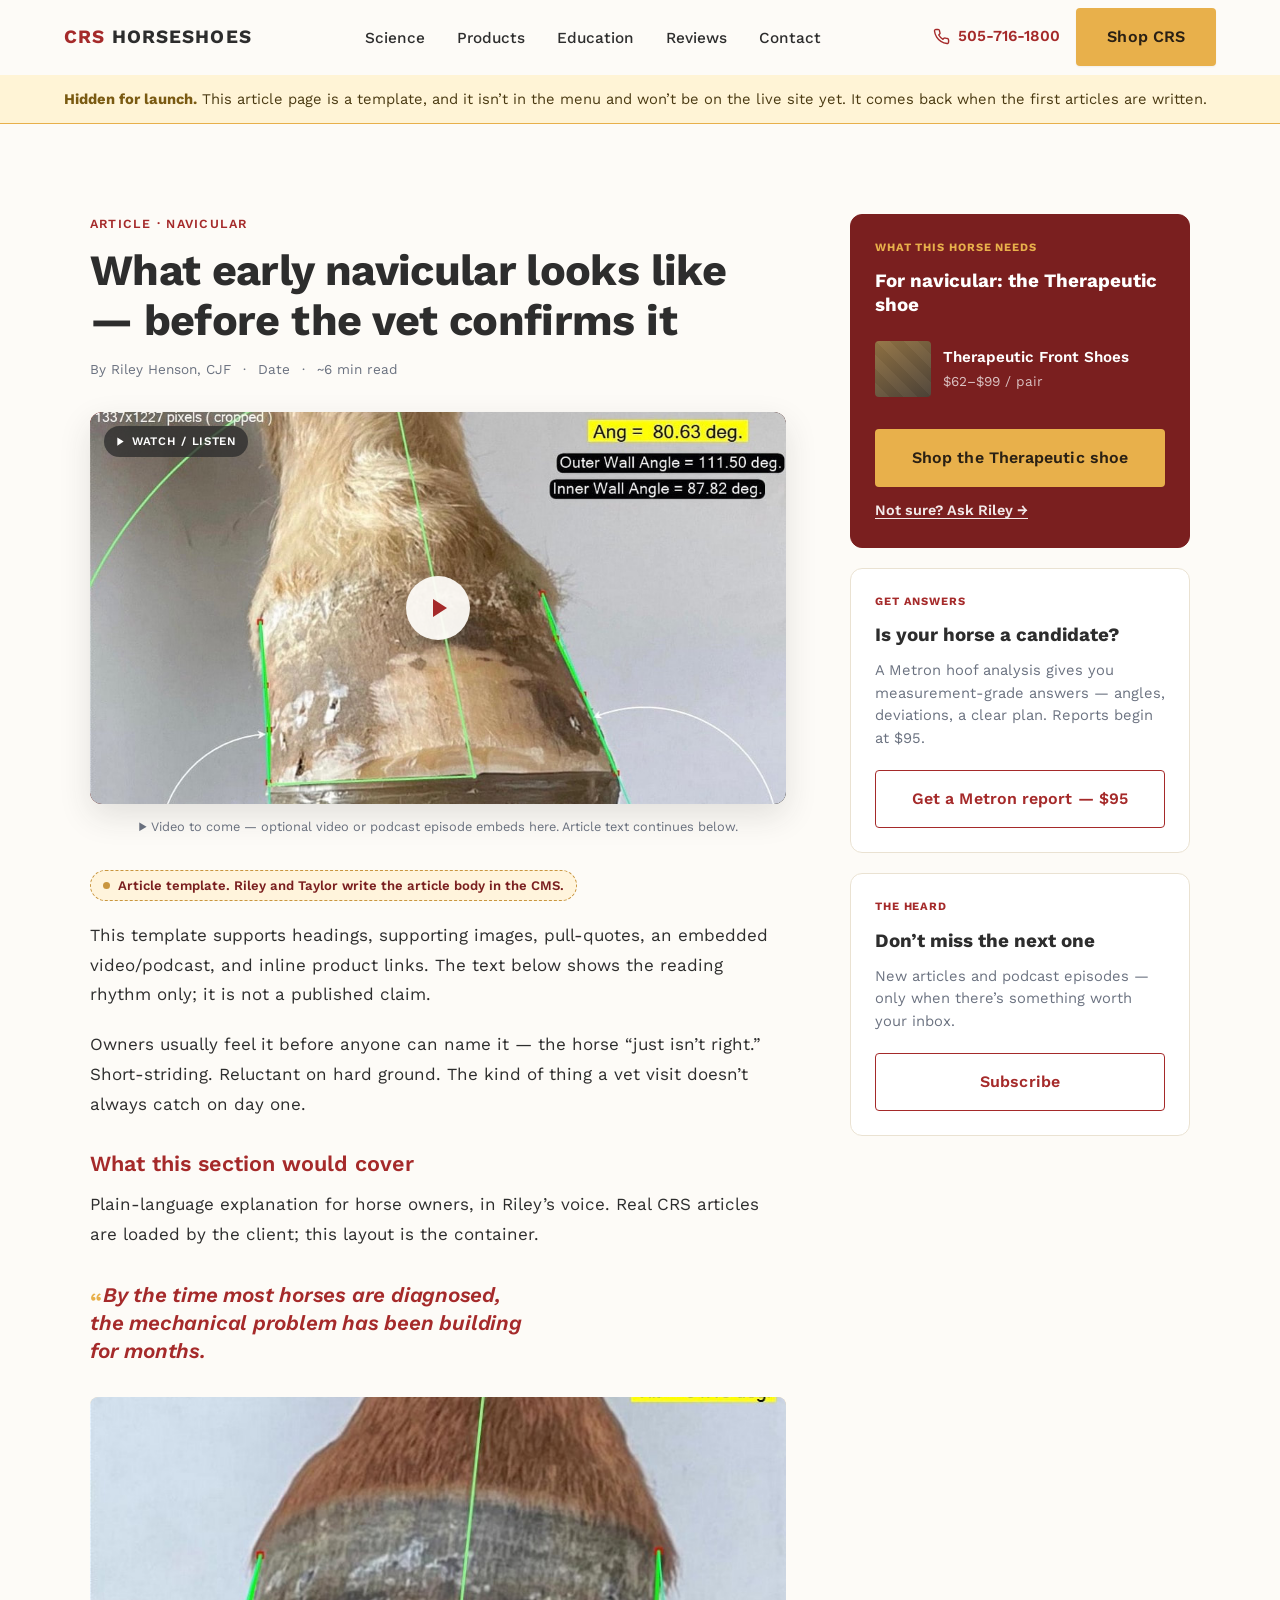
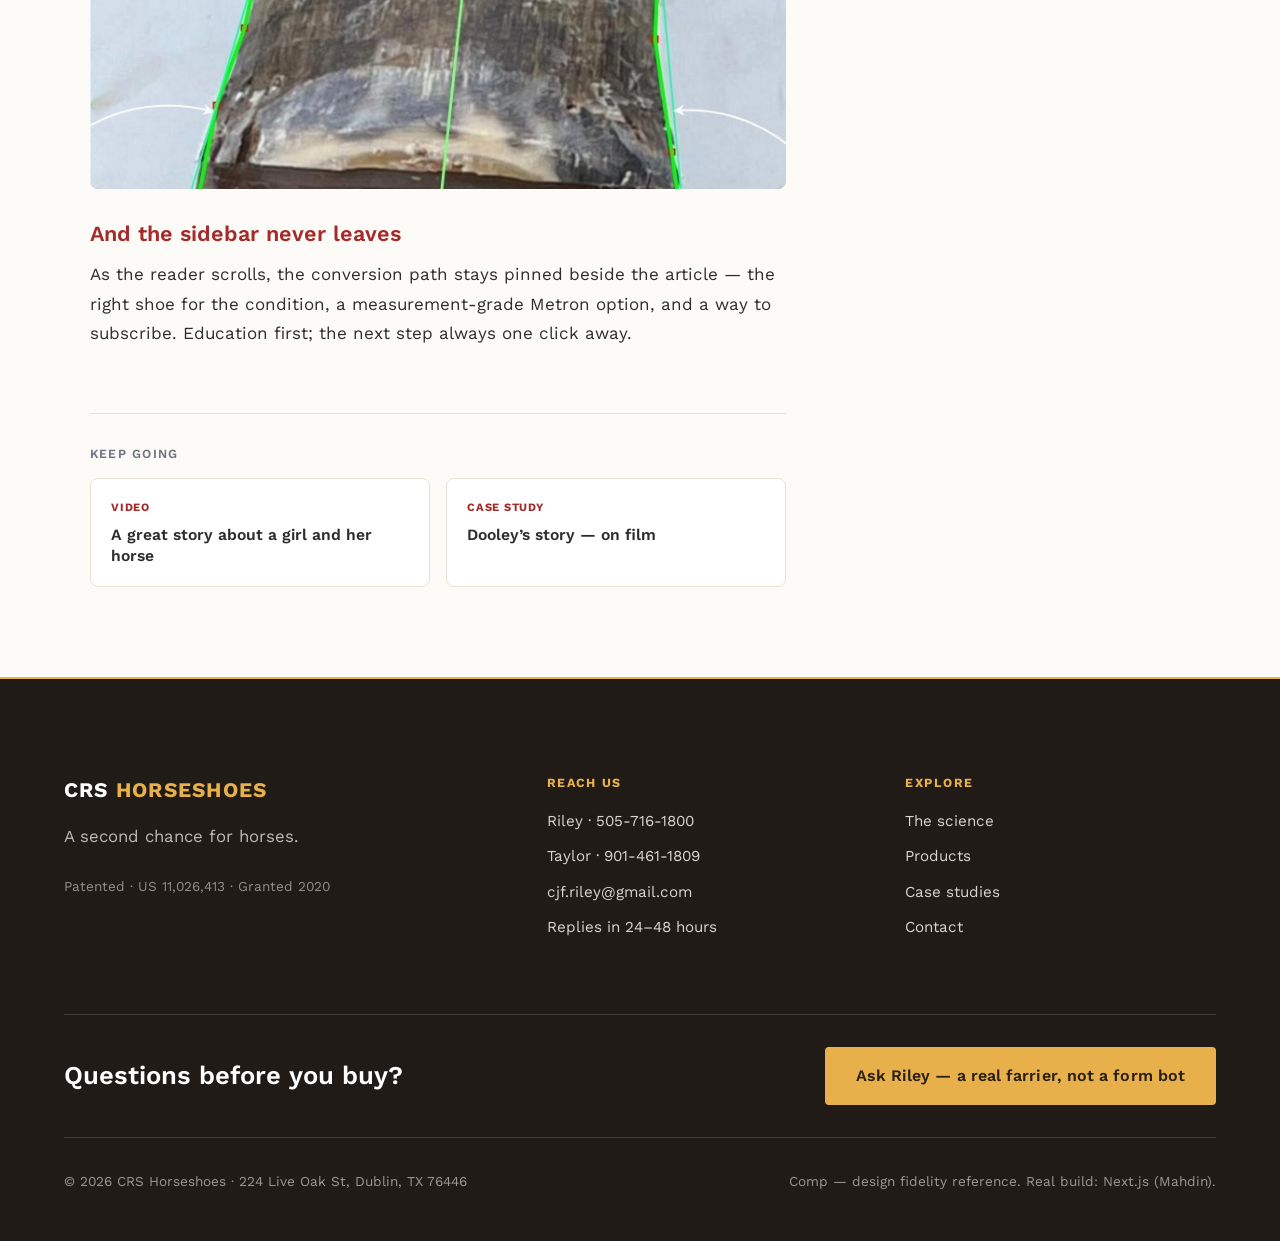
<file: resource-detail.html>
<!DOCTYPE html>
<html lang="en">
<head>
<meta charset="UTF-8" />
<meta name="robots" content="noindex, nofollow" />
<meta name="viewport" content="width=device-width, initial-scale=1" />
<title>Resource — CRS Horseshoes · The Heard</title>
<meta name="description" content="Article and podcast detail template — hoof care education with a clear path to the right shoe. CRS Horseshoes." />
<!--
  CRS HORSESHOES — RESOURCE / ARTICLE DETAIL TEMPLATE (12th wireframe page-type)
  Copy: copy/12-resource-detail.md · Design: shared comps/crs.css (locked).
  The Heard feed cards link here. ARTICLE BODY is [ASSET-GAP] — Riley/Taylor
  write real articles in the CMS; the navicular example shows the template
  rhythm only and is NOT a published medical claim. The STICKY CONVERSION
  SIDEBAR is the point of this page: condition→product (client's own
  how-to-choose routing), Metron $95, subscribe. Conservative claims:
  no fabricated outcomes; product routing mirrors the client's flow chart.
-->
<link rel="preconnect" href="https://fonts.googleapis.com" />
<link rel="preconnect" href="https://fonts.gstatic.com" crossorigin />
<link href="https://fonts.googleapis.com/css2?family=Work+Sans:ital,wght@0,300..700;1,400..600&display=swap" rel="stylesheet" />
<link rel="stylesheet" href="crs.css" />
<link rel="stylesheet" href="upgrade.css" />
</head>
<body class="u-page">

<header class="site-header" id="siteHeader">
  <div class="container">
    <nav class="nav" aria-label="Primary">
      <a href="home.html" class="brand">CRS <span>HORSESHOES</span></a>
      <ul class="nav-links">
        <li><a href="science.html">Science</a></li>
        <li><a href="products.html">Products</a></li>
        <li><a href="education.html">Education</a></li>
        <li><a href="reviews.html">Reviews</a></li>
        <li><a href="contact.html">Contact</a></li>
      </ul>
      <div class="nav-cta">
        <a class="nav-phone" href="tel:+15057161800" aria-label="Call Riley at 505-716-1800">
          <svg viewBox="0 0 24 24" fill="none" stroke="currentColor" stroke-width="2" stroke-linecap="round" stroke-linejoin="round"><path d="M22 16.92v3a2 2 0 0 1-2.18 2 19.79 19.79 0 0 1-8.63-3.07 19.5 19.5 0 0 1-6-6 19.79 19.79 0 0 1-3.07-8.67A2 2 0 0 1 4.11 2h3a2 2 0 0 1 2 1.72c.13.96.36 1.9.7 2.81a2 2 0 0 1-.45 2.11L8.09 9.91a16 16 0 0 0 6 6l1.27-1.27a2 2 0 0 1 2.11-.45c.91.34 1.85.57 2.81.7A2 2 0 0 1 22 16.92z"/></svg>
          505-716-1800
        </a>
        <a class="btn btn-primary" href="shop.html">Shop CRS</a>
        <button class="nav-toggle" aria-label="Open menu">
          <svg viewBox="0 0 24 24" fill="none" stroke="currentColor" stroke-width="2" stroke-linecap="round"><line x1="3" y1="6" x2="21" y2="6"/><line x1="3" y1="12" x2="21" y2="12"/><line x1="3" y1="18" x2="21" y2="18"/></svg>
        </button>
      </div>
    </nav>
  </div>
</header>

<main>
<!-- R15 hidden pages -->
  <div class="hidden-note"><div class="container"><b>Hidden for launch.</b> This article page is a template, and it isn&rsquo;t in the menu and won&rsquo;t be on the live site yet. It comes back when the first articles are written.</div></div>

  <section class="sec">
    <div class="container">
      <div class="resource-grid">

        <article class="resource-main">
          <div class="res-eyebrow">Article &middot; Navicular</div>
          <h1>What early navicular looks like &mdash; before the vet confirms it</h1>
          <div class="res-meta"><span>By Riley Henson, CJF</span><span>&middot;</span><span>Date</span><span>&middot;</span><span>~6 min read</span></div>

          <div class="res-embed ph-host" role="button" tabindex="0" aria-label="Play the attached video or podcast episode — footage pending">
            <img class="ph-img" src="assets/img-8010.jpg" alt="Close-up of a shod hoof">
            <span class="embed-tag">
              <svg width="11" height="11" viewBox="0 0 24 24" fill="currentColor"><polygon points="5 3 19 12 5 21 5 3"/></svg>
              Watch / Listen
            </span>
            <div class="play"><svg viewBox="0 0 24 24" fill="currentColor"><polygon points="5 3 19 12 5 21 5 3"/></svg></div>
          </div>
          <div class="res-embed-caption">&#9654; Video to come &mdash; optional video or podcast episode embeds here. Article text continues below.</div>

          <div class="res-body">
            <p><span class="need">Article template. Riley and Taylor write the article body in the CMS.</span></p><p> This template supports headings, supporting images, pull-quotes, an embedded video/podcast, and inline product links. The text below shows the reading rhythm only; it is not a published claim.</p>
            <p>Owners usually feel it before anyone can name it &mdash; the horse &ldquo;just isn&rsquo;t right.&rdquo; Short-striding. Reluctant on hard ground. The kind of thing a vet visit doesn&rsquo;t always catch on day one.</p>
            <h3>What this section would cover</h3>
            <p>Plain-language explanation for horse owners, in Riley&rsquo;s voice. Real CRS articles are loaded by the client; this layout is the container.</p>
            <blockquote>By the time most horses are diagnosed, the mechanical problem has been building for months.</blockquote>
            <div class="res-img ph-host">
              <img class="ph-img" src="assets/img-2804_orig.jpg" alt="Farrier working a hoof">
            </div>
            <h3>And the sidebar never leaves</h3>
            <p>As the reader scrolls, the conversion path stays pinned beside the article &mdash; the right shoe for the condition, a measurement-grade Metron option, and a way to subscribe. Education first; the next step always one click away.</p>
          </div>

          <div class="res-related">
            <h4>Keep going</h4>
            <div class="res-related-grid">
              <a class="res-related-card" href="the-heard.html#latest"><div class="rc-tag">Video</div><h5>A great story about a girl and her horse</h5></a>
              <a class="res-related-card" href="reviews.html"><div class="rc-tag">Case study</div><h5>Dooley&rsquo;s story &mdash; on film</h5></a>
            </div>
          </div>
        </article>

        <aside class="resource-side" aria-label="Where this leads">
          <div class="res-side-card accent">
            <div class="rs-eyebrow">What this horse needs</div>
            <h4>For navicular: the Therapeutic shoe</h4>
            <div class="rs-product">
              <div class="rs-thumb" aria-hidden="true"></div>
              <div>
                <div class="rs-pname">Therapeutic Front Shoes</div>
                <div class="rs-price">$62&ndash;$99 / pair</div>
              </div>
            </div>
            <a class="btn btn-primary" href="shop.html">Shop the Therapeutic shoe</a>
            <a class="rs-link" href="contact.html">Not sure? Ask Riley &rarr;</a>
          </div>

          <div class="res-side-card">
            <div class="rs-eyebrow">Get answers</div>
            <h4>Is your horse a candidate?</h4>
            <p>A Metron hoof analysis gives you measurement-grade answers &mdash; angles, deviations, a clear plan. Reports begin at $95.</p>
            <a class="btn btn-secondary" href="metron.html">Get a Metron report &mdash; $95</a>
          </div>

          <div class="res-side-card">
            <div class="rs-eyebrow">The Heard</div>
            <h4>Don&rsquo;t miss the next one</h4>
            <p>New articles and podcast episodes &mdash; only when there&rsquo;s something worth your inbox.</p>
            <a class="btn btn-secondary" href="the-heard.html">Subscribe</a>
          </div>
        </aside>

      </div>
    </div>
  </section>
</main>

<footer>
  <div class="container">
    <div class="foot-grid">
      <div class="foot-brand">
        <div class="brand">CRS <span>HORSESHOES</span></div>
        <p class="foot-tag">A second chance for horses.</p>
        <p style="font-size:.85rem;color:rgba(255,255,255,.5)">Patented &middot; US&nbsp;11,026,413 &middot; Granted 2020</p>
      </div>
      <div class="foot-col">
        <div class="foot-h">Reach us</div>
        <a href="tel:+15057161800">Riley &middot; 505-716-1800</a>
        <a href="tel:+19014611809">Taylor &middot; 901-461-1809</a>
        <a href="mailto:cjf.riley@gmail.com">cjf.riley@gmail.com</a>
        <p>Replies in 24&ndash;48 hours</p>
      </div>
      <div class="foot-col">
        <div class="foot-h">Explore</div>
        <a href="science.html">The science</a>
        <a href="products.html">Products</a>
        <a href="reviews.html">Case studies</a>
        <a href="contact.html">Contact</a>
      </div>
    </div>
    <div class="foot-cta">
      <h3 class="h3">Questions before you buy?</h3>
      <a class="btn btn-primary" href="contact.html">Ask Riley &mdash; a real farrier, not a form bot</a>
    </div>
    <div class="foot-bottom">
      <span>&copy; 2026 CRS Horseshoes &middot; 224 Live Oak St, Dublin, TX 76446</span>
      <span>Comp &mdash; design fidelity reference. Real build: Next.js (Mahdin).</span>
    </div>
  </div>
</footer>

<div class="mobile-bar" aria-label="Quick contact">
  <a href="tel:+15057161800"><svg viewBox="0 0 24 24" fill="none" stroke="currentColor" stroke-width="2" stroke-linecap="round" stroke-linejoin="round"><path d="M22 16.92v3a2 2 0 0 1-2.18 2 19.79 19.79 0 0 1-8.63-3.07 19.5 19.5 0 0 1-6-6 19.79 19.79 0 0 1-3.07-8.67A2 2 0 0 1 4.11 2h3a2 2 0 0 1 2 1.72c.13.96.36 1.9.7 2.81a2 2 0 0 1-.45 2.11L8.09 9.91a16 16 0 0 0 6 6l1.27-1.27a2 2 0 0 1 2.11-.45c.91.34 1.85.57 2.81.7A2 2 0 0 1 22 16.92z"/></svg>Call Riley</a>
  <a href="sms:+19014611809"><svg viewBox="0 0 24 24" fill="none" stroke="currentColor" stroke-width="2" stroke-linecap="round" stroke-linejoin="round"><path d="M21 15a2 2 0 0 1-2 2H7l-4 4V5a2 2 0 0 1 2-2h14a2 2 0 0 1 2 2z"/></svg>Text Taylor</a>
  <a class="mb-shop" href="home.html#buy"><svg viewBox="0 0 24 24" fill="none" stroke="currentColor" stroke-width="2" stroke-linecap="round" stroke-linejoin="round"><path d="M6 2 3 6v14a2 2 0 0 0 2 2h14a2 2 0 0 0 2-2V6l-3-4z"/><line x1="3" y1="6" x2="21" y2="6"/><path d="M16 10a4 4 0 0 1-8 0"/></svg>Shop</a>
</div>

<script>
  var h=document.getElementById('siteHeader');
  var s=function(){h.classList.toggle('scrolled',window.scrollY>16)};
  s();window.addEventListener('scroll',s,{passive:true});
</script>

<script src="https://advisor-studio.vercel.app/w.js" data-studio-token="435cb6a88ad04791afb8bc0f98a36fa660d15ae39a9a4187962e9f6f00f03102" defer></script>
</body>
</html>
</file>
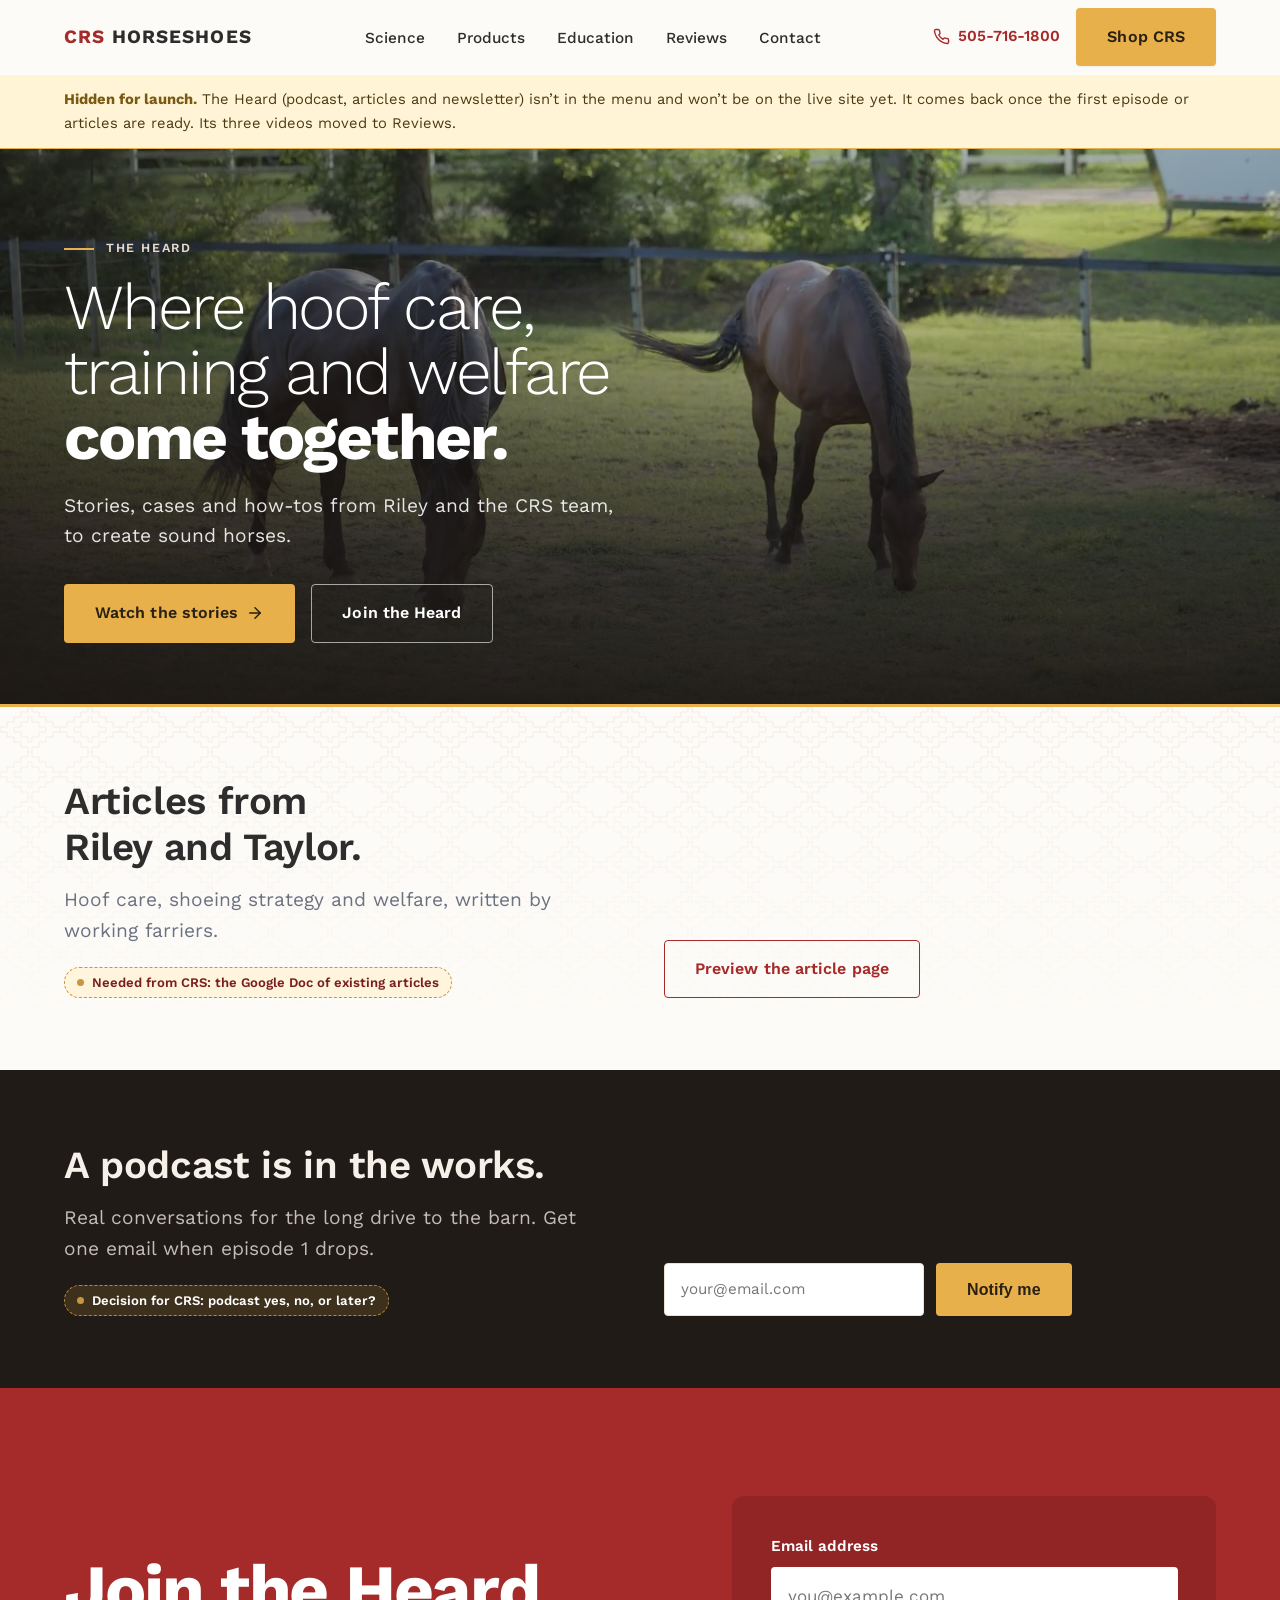
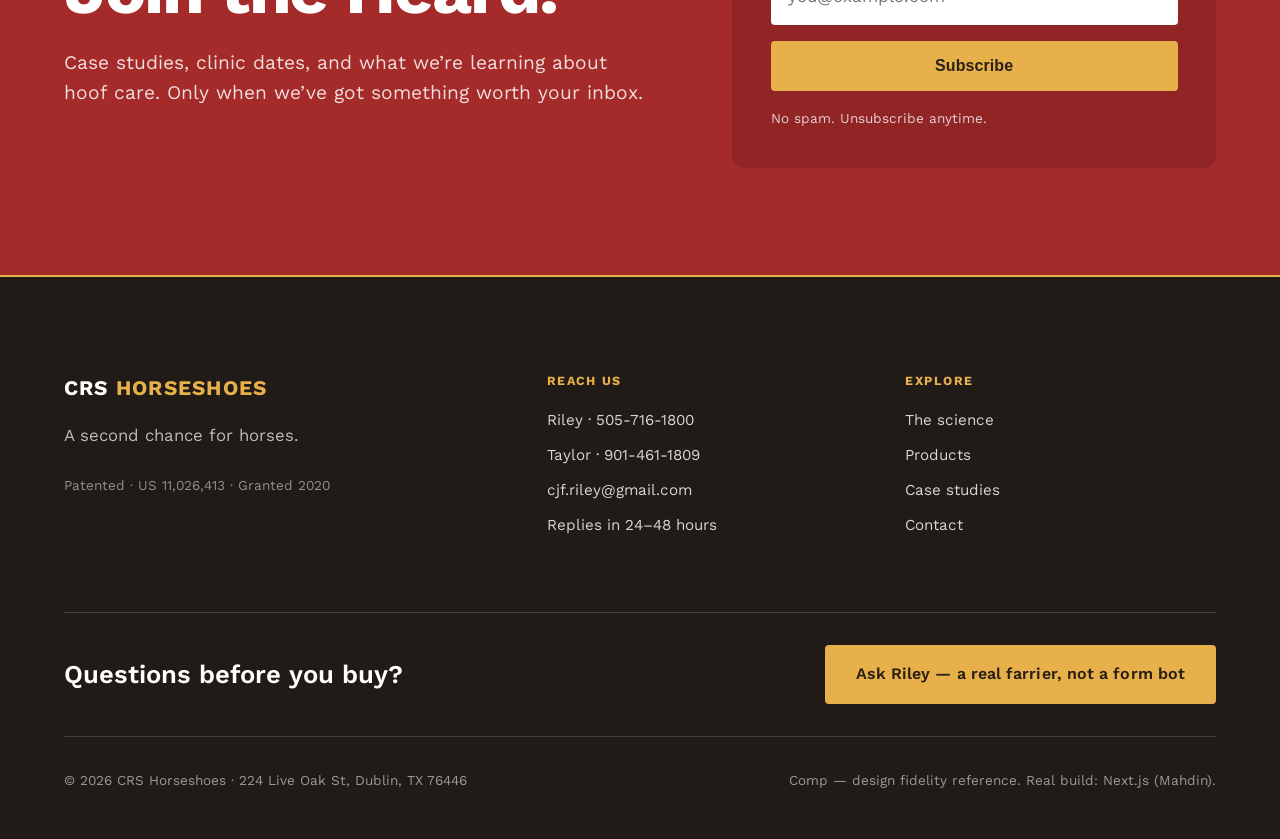
<file: the-heard.html>
<!DOCTYPE html>
<html lang="en">
<head>
<meta charset="UTF-8" />
<meta name="robots" content="noindex, nofollow" />
<meta name="viewport" content="width=device-width, initial-scale=1" />
<title>The Heard &mdash; CRS Horseshoes Blog &amp; Podcast</title>
<meta name="description" content="Where hoof care, training, and welfare come together to create sound horses. Articles, podcast, and videos from CRS Horseshoes." />
<!--
  CRS HORSESHOES — THE HEARD COMP (Blog & Podcast)
  Copy: copy/10-the-heard.md · Design: shared comps/crs.css (locked)
  Page name: "The Heard" — the client's own spelling (intentional pun: a
  podcast you heard / a herd of horses). Kept verbatim per producer decision.
  All article titles: [ASSET-GAP] — pull from Taylor's Google Docs before build.
  Podcast: pre-launch coming-soon state throughout (name subject to change).
  Subscribe platform links: [ASSET-GAP] — pending platform pick.
  Filter tabs are static UI only — filtering requires CMS/JS in live build.
  No invented episode titles, article titles, dates, or categories.
-->
<link rel="preconnect" href="https://fonts.googleapis.com" />
<link rel="preconnect" href="https://fonts.gstatic.com" crossorigin />
<link href="https://fonts.googleapis.com/css2?family=Work+Sans:ital,wght@0,300..700;1,400..600&display=swap" rel="stylesheet" />
<link rel="stylesheet" href="crs.css" />
<link rel="stylesheet" href="upgrade.css" />
</head>
<body class="u-page">

<header class="site-header" id="siteHeader">
  <div class="container">
    <nav class="nav" aria-label="Primary">
      <a href="home.html" class="brand">CRS <span>HORSESHOES</span></a>
      <ul class="nav-links">
        <li><a href="science.html">Science</a></li>
        <li><a href="products.html">Products</a></li>
        <li><a href="education.html">Education</a></li>
        <li><a href="reviews.html">Reviews</a></li>
        <li><a href="contact.html">Contact</a></li>
      </ul>
      <div class="nav-cta">
        <a class="nav-phone" href="tel:+15057161800" aria-label="Call Riley at 505-716-1800">
          <svg viewBox="0 0 24 24" fill="none" stroke="currentColor" stroke-width="2" stroke-linecap="round" stroke-linejoin="round"><path d="M22 16.92v3a2 2 0 0 1-2.18 2 19.79 19.79 0 0 1-8.63-3.07 19.5 19.5 0 0 1-6-6 19.79 19.79 0 0 1-3.07-8.67A2 2 0 0 1 4.11 2h3a2 2 0 0 1 2 1.72c.13.96.36 1.9.7 2.81a2 2 0 0 1-.45 2.11L8.09 9.91a16 16 0 0 0 6 6l1.27-1.27a2 2 0 0 1 2.11-.45c.91.34 1.85.57 2.81.7A2 2 0 0 1 22 16.92z"/></svg>
          505-716-1800
        </a>
        <a class="btn btn-primary" href="shop.html">Shop CRS</a>
        <button class="nav-toggle" aria-label="Open menu">
          <svg viewBox="0 0 24 24" fill="none" stroke="currentColor" stroke-width="2" stroke-linecap="round"><line x1="3" y1="6" x2="21" y2="6"/><line x1="3" y1="12" x2="21" y2="12"/><line x1="3" y1="18" x2="21" y2="18"/></svg>
        </button>
      </div>
    </nav>
  </div>
</header>

<main id="the-heard">
<!-- R15 hidden pages -->
  <div class="hidden-note"><div class="container"><b>Hidden for launch.</b> The Heard (podcast, articles and newsletter) isn&rsquo;t in the menu and won&rsquo;t be on the live site yet. It comes back once the first episode or articles are ready. Its three videos moved to Reviews.</div></div>


  <section class="page-film">
    <div class="pf-img" aria-hidden="true"><img src="assets/film/page-heard.jpg" alt="" style="object-position:50% 55%" fetchpriority="high"></div>
    <div class="pf-scrim"></div>
    <div class="container pf-content">
      <div class="eyebrow">The Heard</div>
      <h1>Where hoof care, training and welfare <span class="hv">come together.</span></h1>
      <p class="lead">Stories, cases and how-tos from Riley and the CRS team, to create sound horses.</p>
      <div class="hero-ctas"><a class="btn btn-primary" href="reviews.html#film">Watch the stories <svg viewBox="0 0 24 24" fill="none" stroke="currentColor" stroke-width="2" stroke-linecap="round" stroke-linejoin="round"><line x1="5" y1="12" x2="19" y2="12"/><polyline points="12 5 19 12 12 19"/></svg></a><a class="btn btn-secondary" href="#join">Join the Heard</a></div>
    </div>
  </section>


  <section class="tx-head u-dense g-ivory">
    <div class="container sel-head" style="margin-block:0">
      <div><h2 class="h2">Articles from Riley and Taylor.</h2>
        <p class="lead muted" style="margin-top:var(--s-4)">Hoof care, shoeing strategy and welfare, written by working farriers.</p>
        <p style="margin-top:var(--s-5)"><span class="need">Needed from CRS: the Google Doc of existing articles</span></p></div>
      <div><a class="btn btn-secondary" href="resource-detail.html">Preview the article page</a></div>
    </div>
  </section>

  <section class="u-dense g-dark">
    <div class="container sel-head" style="margin-block:0">
      <div><h2 class="h2">A podcast is in the works.</h2>
        <p class="lead" style="margin-top:var(--s-4)">Real conversations for the long drive to the barn. Get one email when episode 1 drops.</p>
        <p style="margin-top:var(--s-5)"><span class="need">Decision for CRS: podcast yes, no, or later?</span></p></div>
      <form class="notify" onsubmit="event.preventDefault();"><label for="podEmailHeard" class="visually-hidden">Email for podcast launch</label>
        <input id="podEmailHeard" type="email" placeholder="your@email.com" autocomplete="email" /><button class="btn btn-primary" type="submit">Notify me</button></form>
    </div>
  </section>

  <section class="u-cta g-red" id="join">
    <div class="container">
      <div class="close-grid">
        <div><h2>Join the Heard.</h2><p class="lead">Case studies, clinic dates, and what we&rsquo;re learning about hoof care. Only when we&rsquo;ve got something worth your inbox.</p></div>
        <form class="form" onsubmit="event.preventDefault();"><div class="field"><label for="herdEmail">Email address</label><input id="herdEmail" type="email" placeholder="you@example.com" autocomplete="email" required /></div>
          <button class="btn btn-primary" type="submit">Subscribe</button><p class="privacy">No spam. Unsubscribe anytime.</p></form>
      </div>
    </div>
  </section>

</main>

<footer>
  <div class="container">
    <div class="foot-grid">
      <div class="foot-brand">
        <div class="brand">CRS <span>HORSESHOES</span></div>
        <p class="foot-tag">A second chance for horses.</p>
        <p style="font-size:.85rem;color:rgba(255,255,255,.5)">Patented &middot; US&nbsp;11,026,413 &middot; Granted 2020</p>
      </div>
      <div class="foot-col">
        <div class="foot-h">Reach us</div>
        <a href="tel:+15057161800">Riley &middot; 505-716-1800</a>
        <a href="tel:+19014611809">Taylor &middot; 901-461-1809</a>
        <a href="mailto:cjf.riley@gmail.com">cjf.riley@gmail.com</a>
        <p>Replies in 24&ndash;48 hours</p>
      </div>
      <div class="foot-col">
        <div class="foot-h">Explore</div>
        <a href="science.html">The science</a>
        <a href="products.html">Products</a>
        <a href="reviews.html">Case studies</a>
        <a href="contact.html">Contact</a>
      </div>
    </div>
    <div class="foot-cta">
      <h3 class="h3">Questions before you buy?</h3>
      <a class="btn btn-primary" href="contact.html">Ask Riley &mdash; a real farrier, not a form bot</a>
    </div>
    <div class="foot-bottom">
      <span>&copy; 2026 CRS Horseshoes &middot; 224 Live Oak St, Dublin, TX 76446</span>
      <span>Comp &mdash; design fidelity reference. Real build: Next.js (Mahdin).</span>
    </div>
  </div>
</footer>

<div class="mobile-bar" aria-label="Quick contact">
  <a href="tel:+15057161800"><svg viewBox="0 0 24 24" fill="none" stroke="currentColor" stroke-width="2" stroke-linecap="round" stroke-linejoin="round"><path d="M22 16.92v3a2 2 0 0 1-2.18 2 19.79 19.79 0 0 1-8.63-3.07 19.5 19.5 0 0 1-6-6 19.79 19.79 0 0 1-3.07-8.67A2 2 0 0 1 4.11 2h3a2 2 0 0 1 2 1.72c.13.96.36 1.9.7 2.81a2 2 0 0 1-.45 2.11L8.09 9.91a16 16 0 0 0 6 6l1.27-1.27a2 2 0 0 1 2.11-.45c.91.34 1.85.57 2.81.7A2 2 0 0 1 22 16.92z"/></svg>Call Riley</a>
  <a href="sms:+19014611809"><svg viewBox="0 0 24 24" fill="none" stroke="currentColor" stroke-width="2" stroke-linecap="round" stroke-linejoin="round"><path d="M21 15a2 2 0 0 1-2 2H7l-4 4V5a2 2 0 0 1 2-2h14a2 2 0 0 1 2 2z"/></svg>Text Taylor</a>
  <a class="mb-shop" href="home.html#buy"><svg viewBox="0 0 24 24" fill="none" stroke="currentColor" stroke-width="2" stroke-linecap="round" stroke-linejoin="round"><path d="M6 2 3 6v14a2 2 0 0 0 2 2h14a2 2 0 0 0 2-2V6l-3-4z"/><line x1="3" y1="6" x2="21" y2="6"/><path d="M16 10a4 4 0 0 1-8 0"/></svg>Shop</a>
</div>

<script>
  var h=document.getElementById('siteHeader');
  var s=function(){h.classList.toggle('scrolled',window.scrollY>16)};
  s();window.addEventListener('scroll',s,{passive:true});
</script>

<script src="https://advisor-studio.vercel.app/w.js" data-studio-token="435cb6a88ad04791afb8bc0f98a36fa660d15ae39a9a4187962e9f6f00f03102" defer></script>
</body>
</html>
</file>
<file: crs.css>
/* ============================================================
   CRS HORSESHOES — SHARED COMP STYLESHEET
   Single source of truth for all 11 page comps.
   Locked design system: design-system/crs-horseshoes/MASTER.md
   (Direction D Classic CRS Red, Work Sans, Editorial + Soft UI).

   Reconciled MASTER latent defects (executing it correctly,
   NOT relitigating the locked direction):
   1. Shadows: charcoal rgba(45,45,45,…) per MASTER color-rules
      text (the MASTER shadow TABLE still holds stale Direction-C
      green rgba(31,74,63,…) which clashes with red/gold/ivory).
   2. Primary CTA: locked gold (#E8B04B) + charcoal ink, NOT white.
      MASTER button CSS says color:white on gold ≈ 1.5:1 and fails
      its own 4.5:1 rule. Charcoal-on-gold ≈ 7:1, passes AA.
   3. Eyebrow ink = primary red, NOT gold. Passes 4.5:1 on ivory
      AND honors MASTER's "gold = CTAs only, never body text".

   Do NOT add JS-observer opacity-gated scroll reveal — comps must
   survive fast scroll, full-page screenshots, static deploy, no-JS.
   MOTION V2 (end of file) honors that: native CSS scroll-driven
   animations gated behind @supports + prefers-reduced-motion, with
   fully-visible base styles — unsupported browsers / screenshots /
   no-JS all get the complete page.
   ============================================================ */

:root{
  --color-primary:#A52A2A; --color-primary-dark:#7A1F1F;
  --color-accent:#E8B04B;  --color-accent-dark:#C9963F;
  --color-bg:#FDFBF7;      --color-surface:#FFFFFF;
  --color-cream:#E8DCC8;   --color-cream-light:#F0E6D4;
  --color-text:#2D2D2D;    --color-text-muted:#6B7280;
  --color-border:#EAE2D2;

  --shadow-sm:0 1px 2px rgba(45,45,45,.06);
  --shadow-md:0 4px 12px rgba(45,45,45,.09);
  --shadow-lg:0 12px 32px rgba(45,45,45,.13);
  --shadow-xl:0 24px 48px rgba(45,45,45,.18);

  --r-sm:4px; --r-md:8px; --r-lg:12px; --r-xl:20px; --r-full:9999px;

  --s-1:4px;--s-2:8px;--s-3:12px;--s-4:16px;--s-5:20px;--s-6:24px;--s-8:32px;
  --s-12:48px;--s-16:64px;--s-24:96px;--s-32:128px;

  --ease:cubic-bezier(.16,1,.3,1);
  --ease-soft:cubic-bezier(.4,0,.2,1);
  --t-fast:160ms; --t:220ms; --t-slow:300ms;

  --container:1200px;
  --z-nav:50; --z-stickybar:40;
}

*,*::before,*::after{box-sizing:border-box;margin:0;padding:0}
html{-webkit-text-size-adjust:100%;scroll-behavior:smooth}
body{
  font-family:'Work Sans',system-ui,sans-serif;
  background:var(--color-bg); color:var(--color-text);
  font-size:17px; line-height:1.65; font-weight:400;
  -webkit-font-smoothing:antialiased; text-rendering:optimizeLegibility;
}
img{max-width:100%;display:block}
a{color:inherit;text-decoration:none}
::selection{background:var(--color-accent);color:var(--color-primary-dark)}
.container{max-width:var(--container);margin:0 auto;padding:0 var(--s-6)}
.visually-hidden{position:absolute;width:1px;height:1px;overflow:hidden;clip:rect(0 0 0 0);white-space:nowrap}

/* TYPE — text-wrap:balance kills headline orphans, degrades safely */
.display{font-size:clamp(2.85rem,6.2vw,5.25rem);font-weight:700;line-height:1.06;letter-spacing:-.02em;text-wrap:balance;overflow-wrap:break-word}
h1,.h1{font-size:clamp(2.1rem,4vw,3.25rem);font-weight:700;line-height:1.14;letter-spacing:-.015em;text-wrap:balance;overflow-wrap:break-word}
h2,.h2{font-size:clamp(1.7rem,3vw,2.4rem);font-weight:600;line-height:1.18;letter-spacing:-.01em;text-wrap:balance;overflow-wrap:break-word}
h3,.h3{font-size:clamp(1.35rem,2vw,1.65rem);font-weight:600;line-height:1.25}
h4,.h4{font-size:1.18rem;font-weight:600;line-height:1.3}
.lead{font-size:clamp(1.12rem,1.5vw,1.32rem);line-height:1.6;color:var(--color-text);font-weight:400}
.body{font-size:1.0625rem;line-height:1.7}
.muted{color:var(--color-text-muted)}
p{max-width:68ch}

.eyebrow{
  display:inline-flex;align-items:center;gap:var(--s-3);
  font-size:.78rem;font-weight:600;letter-spacing:.13em;text-transform:uppercase;
  color:var(--color-primary);margin-bottom:var(--s-4);
}
.eyebrow::before{content:"";width:30px;height:2px;background:var(--color-accent);flex:none}
.eyebrow.center{justify-content:center}

/* BUTTONS — gold fill + charcoal ink (a11y fix vs MASTER white-on-gold) */
.btn{
  display:inline-flex;align-items:center;justify-content:center;gap:var(--s-2);
  padding:15px 30px;border-radius:var(--r-sm);font-weight:600;font-size:1rem;
  letter-spacing:.005em;cursor:pointer;border:1.5px solid transparent;
  transition:background-color var(--t) var(--ease-soft),color var(--t) var(--ease-soft),
             box-shadow var(--t) var(--ease-soft),border-color var(--t) var(--ease-soft),
             transform var(--t-fast) var(--ease-soft);
  min-height:48px;
}
.btn:active{transform:scale(.97)}
.btn-primary{background:var(--color-accent);color:#2A2014;box-shadow:var(--shadow-sm)}
.btn-primary:hover{background:var(--color-accent-dark);box-shadow:var(--shadow-md)}
.btn-secondary{background:transparent;color:var(--color-primary);border-color:var(--color-primary)}
.btn-secondary:hover{background:var(--color-primary);color:#fff}
.btn-ghost{padding:10px 4px;color:var(--color-primary);font-weight:600;background:none;border:none;cursor:pointer}
.btn-ghost:hover{color:var(--color-primary-dark)}
.btn svg{width:18px;height:18px;flex:none}
:focus-visible{outline:3px solid var(--color-accent);outline-offset:3px;border-radius:2px}

/* HEADER — solid ivory (MASTER bans glassmorphism) */
.site-header{
  position:sticky;top:0;z-index:var(--z-nav);background:var(--color-bg);
  border-bottom:1px solid transparent;
  transition:box-shadow var(--t) var(--ease-soft),border-color var(--t) var(--ease-soft);
}
.site-header.scrolled{box-shadow:var(--shadow-sm);border-bottom-color:var(--color-border)}
.nav{display:flex;align-items:center;justify-content:space-between;height:74px;gap:var(--s-8)}
.brand{font-weight:700;font-size:1.18rem;letter-spacing:.06em;color:var(--color-primary);white-space:nowrap}
.brand span{color:var(--color-text)}
.nav-links{display:flex;align-items:center;gap:var(--s-8);list-style:none}
.nav-links a{font-size:.96rem;font-weight:500;color:var(--color-text);position:relative;padding:6px 0;transition:color var(--t-fast) var(--ease-soft)}
.nav-links a::after{content:"";position:absolute;left:0;right:100%;bottom:0;height:2px;background:var(--color-primary);transition:right var(--t) var(--ease)}
.nav-links a:hover{color:var(--color-primary)}
.nav-links a:hover::after,.nav-links a.active::after{right:0}
.nav-links a.active{color:var(--color-primary);font-weight:600}
.nav-cta{display:flex;align-items:center;gap:var(--s-4)}
.nav-phone{display:inline-flex;align-items:center;gap:8px;font-weight:600;color:var(--color-primary);font-size:.96rem}
.nav-phone svg{width:17px;height:17px}
.nav-toggle{display:none;background:none;border:none;cursor:pointer;color:var(--color-primary);padding:10px;min-width:44px;min-height:44px}

/* HERO */
.hero{padding:clamp(var(--s-16),9vw,var(--s-32)) 0 clamp(var(--s-16),7vw,var(--s-24))}
.hero-grid{display:grid;grid-template-columns:1.05fr .95fr;gap:clamp(var(--s-12),5vw,var(--s-24));align-items:center}
.hero-text .display,.hero-text .h1{margin-bottom:var(--s-6)}
.hero-text .lead{margin-bottom:var(--s-8);max-width:32ch}
.hero-ctas{display:flex;gap:var(--s-4);flex-wrap:wrap}
.hero-media{
  position:relative;aspect-ratio:4/5;border-radius:var(--r-lg);overflow:hidden;
  background:linear-gradient(160deg,rgba(122,31,31,.20),rgba(45,45,45,.42)),
    repeating-linear-gradient(45deg,#6b5a48 0 22px,#5e4e3d 22px 44px);
  box-shadow:var(--shadow-xl);
}
.media-tag{position:absolute;left:16px;top:16px;z-index:2;background:rgba(45,45,45,.78);color:#fff;
  font-size:.72rem;font-weight:600;letter-spacing:.06em;text-transform:uppercase;padding:7px 12px;border-radius:var(--r-xl)}
.play{position:absolute;inset:0;margin:auto;width:84px;height:84px;border-radius:var(--r-full);
  background:rgba(253,251,247,.95);display:grid;place-items:center;color:var(--color-primary);
  box-shadow:var(--shadow-lg);transition:background-color var(--t) var(--ease-soft),color var(--t) var(--ease-soft),transform var(--t) var(--ease)}
.play svg{width:30px;height:30px;margin-left:4px}
[role=button]{cursor:pointer}
[role=button]:hover .play{background:#fff;color:var(--color-primary-dark);transform:scale(1.05)}
.media-note{position:absolute;left:0;right:0;bottom:0;padding:14px 16px;z-index:2;
  background:linear-gradient(transparent,rgba(45,45,45,.66));color:#fff;
  display:flex;justify-content:space-between;gap:12px;font-size:.8rem;font-weight:500}
.asset-gap{outline:2px dashed rgba(255,255,255,.5);outline-offset:-10px}
/* real photo dropped into any aspect-ratio media box (harvested from live site) */
.ph-img{position:absolute;inset:0;width:100%;height:100%;object-fit:cover;display:block;border-radius:inherit;z-index:0}
.ph-host{position:relative;overflow:hidden}
.ph-host>.media-tag,.ph-host>.media-note,.ph-host>.play,.ph-host>.spot-label,.ph-host>.embed-tag{z-index:2}

/* SECTION SHELLS */
section{position:relative}
.band{background:var(--color-cream-light)}
.band-cream{background:var(--color-cream)}
.sec{padding:clamp(var(--s-16),7vw,var(--s-24)) 0}
.sec-narrow{max-width:780px;margin:0 auto}
.sec-head{margin-bottom:var(--s-12)}
.sec-head.center{text-align:center;max-width:760px;margin-inline:auto}
.sec-head.split{display:flex;justify-content:space-between;align-items:flex-end;gap:var(--s-8);flex-wrap:wrap}
.sec-head h2{margin-bottom:var(--s-4)}
.value{text-align:center;max-width:880px;margin:0 auto}
.value h2{margin-bottom:var(--s-6)}

/* CARDS / GRID PRIMITIVES (reused across pages) */
.grid-3{display:grid;grid-template-columns:repeat(3,1fr);gap:var(--s-6)}
.grid-2{display:grid;grid-template-columns:1fr 1fr;gap:clamp(var(--s-12),5vw,var(--s-24));align-items:center}
.card{background:var(--color-surface);border:1px solid var(--color-border);border-radius:var(--r-md);
  padding:var(--s-6);box-shadow:var(--shadow-sm);
  transition:box-shadow var(--t) var(--ease-soft),border-color var(--t) var(--ease-soft)}
.card:hover{box-shadow:var(--shadow-md);border-color:var(--color-primary)}

/* CHALLENGE SELECTOR */
.ch-grid{display:grid;grid-template-columns:repeat(3,1fr);gap:var(--s-4);margin-bottom:var(--s-8)}
.ch-card{display:flex;flex-direction:column;gap:var(--s-3);padding:var(--s-6);
  background:var(--color-surface);border:1px solid var(--color-border);border-radius:var(--r-md);box-shadow:var(--shadow-sm);
  transition:box-shadow var(--t) var(--ease-soft),border-color var(--t) var(--ease-soft)}
.ch-card:hover{box-shadow:var(--shadow-md);border-color:var(--color-primary)}
.ch-problem{font-weight:600;font-size:1.08rem}
.ch-route{color:var(--color-text-muted);font-size:.95rem}
.ch-route strong{color:var(--color-primary)}
.ch-foot{text-align:center;color:var(--color-text-muted)}
.ch-foot a{color:var(--color-primary);font-weight:600;border-bottom:1px solid var(--color-accent)}

/* STORY / SPLIT MEDIA */
.story-grid{display:grid;grid-template-columns:1fr 1fr;gap:clamp(var(--s-12),5vw,var(--s-24));align-items:start}
.pull{font-size:1.55rem;line-height:1.4;font-weight:600;font-style:italic;color:var(--color-primary);margin:var(--s-8) 0;max-width:30ch}
.pull::before{content:"\201C";color:var(--color-accent);font-style:normal;font-size:1.15em;line-height:0;vertical-align:-.35em;margin-right:.04em}
.story-media{position:relative;aspect-ratio:16/10;border-radius:var(--r-lg);overflow:hidden;
  background:linear-gradient(150deg,rgba(122,31,31,.22),rgba(45,45,45,.45)),repeating-linear-gradient(45deg,#5e4e3d 0 22px,#52432f 22px 44px);
  box-shadow:var(--shadow-lg);margin-bottom:var(--s-6)}
.story-media .play{width:68px;height:68px}.story-media .play svg{width:24px;height:24px}

/* CTA TILES */
.tiles{display:grid;grid-template-columns:1fr 1fr;gap:var(--s-3)}
.tile{display:flex;flex-direction:column;gap:6px;padding:var(--s-4) var(--s-6);
  border:1px solid var(--color-border);border-radius:var(--r-md);background:var(--color-surface);
  box-shadow:var(--shadow-sm);transition:box-shadow var(--t) var(--ease-soft),border-color var(--t) var(--ease-soft)}
.tile:hover{box-shadow:var(--shadow-md);border-color:var(--color-primary)}
.tile.primary{background:var(--color-primary);color:#fff;border-color:var(--color-primary)}
.tile.primary .tile-label{color:rgba(255,255,255,.78)}
.tile-label{font-size:.72rem;font-weight:600;letter-spacing:.1em;text-transform:uppercase;color:var(--color-text-muted)}
.tile-title{font-weight:600;font-size:1.04rem;display:flex;align-items:center;gap:8px}
.tile svg{width:16px;height:16px}

/* PODCAST RAIL */
.rail-head{display:flex;justify-content:space-between;align-items:flex-end;gap:var(--s-8);margin-bottom:var(--s-8);flex-wrap:wrap}
.rail-sub{color:var(--color-text-muted);margin-top:var(--s-3)}
.subscribe{display:flex;gap:var(--s-4)}
.subscribe a{display:inline-flex;align-items:center;gap:7px;font-size:.86rem;font-weight:600;color:var(--color-primary);
  border:1px solid var(--color-border);background:var(--color-surface);padding:8px 14px;border-radius:var(--r-xl);
  transition:border-color var(--t-fast) var(--ease-soft)}
.subscribe a:hover{border-color:var(--color-primary)}
.subscribe svg{width:14px;height:14px}
.rail{display:flex;gap:var(--s-4);overflow-x:auto;padding-bottom:var(--s-4);scroll-snap-type:x mandatory;-webkit-overflow-scrolling:touch}
.rail::-webkit-scrollbar{height:6px}.rail::-webkit-scrollbar-thumb{background:var(--color-border);border-radius:99px}
.ep{flex:0 0 290px;scroll-snap-align:start;border:1px solid var(--color-border);border-radius:var(--r-md);overflow:hidden;background:var(--color-surface);box-shadow:var(--shadow-sm)}
.ep-art{aspect-ratio:16/9;display:grid;place-items:center;background:linear-gradient(135deg,#7A1F1F,#2D2D2D);color:rgba(255,255,255,.82);
  font-size:.78rem;font-weight:600;letter-spacing:.06em;text-transform:uppercase}
.ep-body{padding:var(--s-5) var(--s-6) var(--s-6)}
.ep-meta{font-size:.76rem;font-weight:600;letter-spacing:.06em;text-transform:uppercase;color:var(--color-text-muted);margin-bottom:8px}
.ep-body h4{margin-bottom:6px}.ep-body p{font-size:.93rem;color:var(--color-text-muted)}
.rail-note{display:flex;align-items:center;gap:var(--s-4);margin-top:var(--s-8);flex-wrap:wrap}
.rail-note span{font-weight:600}
.notify{display:flex;gap:var(--s-3);flex-wrap:wrap}
.notify input{padding:13px 16px;border:1.5px solid var(--color-border);border-radius:var(--r-sm);font:inherit;font-size:.95rem;min-width:260px;background:var(--color-surface)}
.notify input:focus-visible{border-color:var(--color-accent)}
.notify-mc{font-size:.85rem;color:var(--color-text-muted);width:100%}

/* HOW IT WORKS / IMAGE SPLIT */
.how-grid{display:grid;grid-template-columns:1fr 1fr;gap:clamp(var(--s-12),5vw,var(--s-24));align-items:center}
.how-grid .body p+p{margin-top:var(--s-4)}
.how-media{aspect-ratio:4/3;border-radius:var(--r-lg);background:linear-gradient(150deg,var(--color-cream),#cdbfa6);box-shadow:var(--shadow-lg);
  display:grid;place-items:center;color:rgba(45,45,45,.45);font-weight:600;font-size:.85rem;text-align:center;padding:var(--s-6)}

/* PRODUCTS */
.prod-grid{display:grid;grid-template-columns:repeat(3,1fr);gap:var(--s-6)}
.prod{border:1px solid var(--color-border);border-radius:var(--r-md);overflow:hidden;background:var(--color-surface);box-shadow:var(--shadow-sm);
  transition:box-shadow var(--t) var(--ease-soft),border-color var(--t) var(--ease-soft)}
.prod:hover{box-shadow:var(--shadow-md);border-color:var(--color-primary)}
.prod-img{aspect-ratio:4/3;display:grid;place-items:center;color:rgba(45,45,45,.42);font-weight:600;font-size:.85rem;text-align:center;padding:var(--s-4);
  background:linear-gradient(150deg,var(--color-cream),#d8caaf)}
.prod.soon .prod-img{background:linear-gradient(150deg,#dfd8cb,#c7bda9)}
.prod-body{padding:var(--s-6)}
.prod-cat{font-size:.74rem;font-weight:600;letter-spacing:.1em;text-transform:uppercase;color:var(--color-primary);margin-bottom:8px}
.prod.soon .prod-cat{color:var(--color-text-muted)}
.prod-body h4{margin-bottom:8px}
.price{font-size:1.4rem;font-weight:700;color:var(--color-primary)}
.price small{font-size:.85rem;font-weight:500;color:var(--color-text-muted)}
.prod.soon .price{color:var(--color-text-muted);font-size:1.05rem}
.prod-foot{display:flex;justify-content:space-between;align-items:center;margin-top:var(--s-4);font-size:.9rem;color:var(--color-text-muted)}
.prod-foot strong{color:var(--color-primary)}

/* SPOTLIGHT / BEFORE-AFTER */
.spot-grid{display:grid;grid-template-columns:1fr 1fr;gap:var(--s-4);margin-bottom:var(--s-6)}
.spot-img{position:relative;aspect-ratio:4/3;border-radius:var(--r-lg);overflow:hidden;box-shadow:var(--shadow-lg);
  background:linear-gradient(150deg,rgba(122,31,31,.22),rgba(45,45,45,.45)),repeating-linear-gradient(45deg,#5e4e3d 0 22px,#52432f 22px 44px)}
.spot-img.after{background:linear-gradient(150deg,rgba(232,176,75,.18),rgba(45,45,45,.32)),repeating-linear-gradient(45deg,#7c6f55 0 22px,#6e6049 22px 44px)}
.spot-label{position:absolute;left:14px;top:14px;background:rgba(45,45,45,.78);color:#fff;font-size:.72rem;font-weight:600;
  letter-spacing:.06em;text-transform:uppercase;padding:6px 11px;border-radius:var(--r-xl)}
.spot-cap{display:flex;justify-content:space-between;align-items:center;gap:var(--s-6);flex-wrap:wrap}

/* QUOTE / TESTIMONIAL */
.quote-grid{display:grid;grid-template-columns:.85fr 1.15fr;gap:clamp(var(--s-12),5vw,var(--s-24));align-items:center}
.quote-media{aspect-ratio:1;border-radius:var(--r-lg);background:linear-gradient(150deg,rgba(122,31,31,.2),rgba(45,45,45,.4)),repeating-linear-gradient(45deg,#5e4e3d 0 22px,#52432f 22px 44px);
  box-shadow:var(--shadow-lg);display:grid;place-items:end;padding:var(--s-4)}
.quote-media span{background:rgba(45,45,45,.7);color:#fff;font-size:.74rem;padding:6px 11px;border-radius:var(--r-xl);font-weight:600}
blockquote{font-size:clamp(1.5rem,2.6vw,2.05rem);line-height:1.34;font-weight:600;letter-spacing:-.01em;color:var(--color-text);max-width:24ch}
blockquote.sm{font-size:1.3rem;max-width:36ch}
blockquote::before{content:"\201C";color:var(--color-accent);font-size:1.1em;line-height:0;vertical-align:-.35em;margin-right:.04em}
cite{display:block;margin-top:var(--s-6);font-style:normal;font-weight:600;color:var(--color-primary)}
cite span{color:var(--color-text-muted);font-weight:500}

/* TEAM / PROFILE GRID */
.team-grid{display:grid;grid-template-columns:repeat(3,1fr);gap:var(--s-8)}
.team-card{text-align:left}
.team-photo{aspect-ratio:1;border-radius:var(--r-lg);margin-bottom:var(--s-4);box-shadow:var(--shadow-md);
  background:linear-gradient(150deg,rgba(122,31,31,.18),rgba(45,45,45,.38)),repeating-linear-gradient(45deg,#5e4e3d 0 20px,#52432f 20px 40px);
  display:grid;place-items:end;padding:var(--s-3)}
.team-photo span{background:rgba(45,45,45,.7);color:#fff;font-size:.7rem;padding:5px 10px;border-radius:var(--r-xl);font-weight:600}
.team-role{font-size:.8rem;font-weight:600;letter-spacing:.08em;text-transform:uppercase;color:var(--color-primary);margin:6px 0 8px}

/* STEPS (numbered process — Metron, application) */
.steps{display:grid;grid-template-columns:repeat(3,1fr);gap:var(--s-6)}
.step{padding:var(--s-6);border:1px solid var(--color-border);border-radius:var(--r-md);background:var(--color-surface);box-shadow:var(--shadow-sm)}
.step-n{display:grid;place-items:center;width:40px;height:40px;border-radius:var(--r-full);background:var(--color-primary);color:#fff;font-weight:700;margin-bottom:var(--s-4)}
.step h4{margin-bottom:8px}.step p{font-size:.96rem;color:var(--color-text-muted)}

/* CHECK LIST (what's included, conditions) */
.checklist{display:grid;grid-template-columns:repeat(2,1fr);gap:var(--s-3) var(--s-6);margin:var(--s-6) 0}
.check{display:flex;align-items:center;gap:var(--s-3);font-weight:500}
.check svg{width:18px;height:18px;color:var(--color-primary);flex:none}

/* ACCORDION (FAQ) */
.acc{border-top:1px solid var(--color-border)}
.acc details{border-bottom:1px solid var(--color-border)}
.acc summary{list-style:none;cursor:pointer;padding:var(--s-6) var(--s-2);display:flex;justify-content:space-between;align-items:center;gap:var(--s-6);
  font-weight:600;font-size:1.12rem;color:var(--color-text);transition:color var(--t-fast) var(--ease-soft)}
.acc summary::-webkit-details-marker{display:none}
.acc summary:hover{color:var(--color-primary)}
.acc summary .ico{flex:none;color:var(--color-primary);transition:transform var(--t) var(--ease)}
.acc details[open] summary .ico{transform:rotate(45deg)}
.acc .ans{padding:0 var(--s-2) var(--s-6);color:var(--color-text);max-width:74ch;line-height:1.7}

/* FORMS */
.form{display:flex;flex-direction:column;gap:var(--s-4);max-width:480px}
.form.wide{max-width:680px}
.field{display:flex;flex-direction:column;gap:var(--s-2)}
.field label{font-weight:600;font-size:.95rem}
.field input,.field textarea,.field select{padding:14px 16px;border:1.5px solid var(--color-border);border-radius:var(--r-sm);font:inherit;background:var(--color-surface);width:100%}
.field input:focus-visible,.field textarea:focus-visible,.field select:focus-visible{border-color:var(--color-accent)}
.field textarea{min-height:130px;resize:vertical}
.row2{display:grid;grid-template-columns:1fr 1fr;gap:var(--s-4)}
.privacy{font-size:.85rem;color:var(--color-text-muted)}

/* EMAIL CAPTURE */
.email-grid{display:grid;grid-template-columns:1fr 1fr;gap:clamp(var(--s-12),5vw,var(--s-24));align-items:center}

/* CONTACT INFO BLOCK */
.contact-grid{display:grid;grid-template-columns:1fr 1fr;gap:clamp(var(--s-12),5vw,var(--s-24))}
.info-row{display:flex;gap:var(--s-4);padding:var(--s-4) 0;border-bottom:1px solid var(--color-border)}
.info-row svg{width:20px;height:20px;color:var(--color-primary);flex:none;margin-top:3px}
.info-row b{display:block;margin-bottom:2px}
.info-row a,.info-row span{color:var(--color-text-muted)}
.map-embed{aspect-ratio:4/3;border-radius:var(--r-lg);box-shadow:var(--shadow-md);
  background:linear-gradient(150deg,var(--color-cream),#cdbfa6);display:grid;place-items:center;color:rgba(45,45,45,.45);font-weight:600;font-size:.85rem}

/* PAGE HERO (interior pages — smaller than home) */
.page-hero{padding:clamp(var(--s-16),7vw,var(--s-24)) 0 clamp(var(--s-12),5vw,var(--s-16))}
.page-hero .eyebrow{margin-bottom:var(--s-4)}
.page-hero .lead{max-width:60ch;margin-top:var(--s-4)}

/* SHOP GRID */
.shop-layout{display:grid;grid-template-columns:230px 1fr;gap:var(--s-12);align-items:start}
.facets{position:sticky;top:96px}
.facet-h{font-size:.78rem;font-weight:700;letter-spacing:.1em;text-transform:uppercase;color:var(--color-primary);margin:var(--s-6) 0 var(--s-3)}
.facet a{display:block;padding:7px 0;color:var(--color-text-muted);font-size:.95rem;transition:color var(--t-fast) var(--ease-soft)}
.facet a:hover,.facet a.on{color:var(--color-primary);font-weight:600}
.shop-grid{display:grid;grid-template-columns:repeat(3,1fr);gap:var(--s-6)}

/* GRID-BLOWOUT GUARD — grid/flex items default to min-width:auto and won't
   shrink below their content's min size, so a long unbreakable label in a
   placeholder forces the track wider than the viewport (7px page scroll on
   products@390). Allow items to shrink + let placeholder labels wrap.
   Fixes the class, not the instance — applies to every page/breakpoint. */
.hero-grid>*,.how-grid>*,.grid-2>*,.story-grid>*,.quote-grid>*,.email-grid>*,.contact-grid>*{min-width:0}
.how-media,.prod-img,.map-embed,.team-photo,.spot-img,.hero-media,.story-media,.quote-media,.ep-art,.feed-img{overflow-wrap:anywhere}

/* BLOG / THE HEARD — filterable feed (promoted from the-heard comp so the
   system stays single-source; reusable for any article/episode/video feed) */
.filter-tabs{display:flex;gap:var(--s-3);flex-wrap:wrap;margin-top:var(--s-8)}
.filter-tab{padding:10px 20px;border-radius:var(--r-xl);font-size:.93rem;font-weight:600;cursor:pointer;
  border:1.5px solid var(--color-border);background:var(--color-surface);color:var(--color-text-muted);
  transition:border-color var(--t-fast) var(--ease-soft),color var(--t-fast) var(--ease-soft),background var(--t-fast) var(--ease-soft)}
.filter-tab:hover{border-color:var(--color-primary);color:var(--color-primary)}
.filter-tab.active{background:var(--color-primary);color:#fff;border-color:var(--color-primary)}
.feed-grid{display:grid;grid-template-columns:repeat(3,1fr);gap:var(--s-6)}
.feed-card{position:relative;border:1px solid var(--color-border);border-radius:var(--r-md);overflow:hidden;background:var(--color-surface);box-shadow:var(--shadow-sm);
  transition:box-shadow var(--t) var(--ease-soft),border-color var(--t) var(--ease-soft)}
.card-link{position:absolute;inset:0;z-index:1}
.card-link:focus-visible{outline:3px solid var(--color-accent);outline-offset:-3px}
.feed-card:hover{box-shadow:var(--shadow-md);border-color:var(--color-primary)}
.feed-img{aspect-ratio:16/9;position:relative;background:linear-gradient(150deg,var(--color-cream),#cdbfa6);display:grid;place-items:start;padding:var(--s-3)}
.feed-img.pod{background:linear-gradient(135deg,#7A1F1F,#2D2D2D)}
.feed-img.vid{background:linear-gradient(135deg,#1F4A3F,#2D2D2D)}
.type-tag{display:inline-block;padding:5px 11px;background:rgba(45,45,45,.76);color:#fff;
  font-size:.72rem;font-weight:700;letter-spacing:.07em;text-transform:uppercase;border-radius:var(--r-xl)}
.feed-body{padding:var(--s-5) var(--s-6) var(--s-6)}
.feed-meta{font-size:.76rem;font-weight:600;letter-spacing:.06em;text-transform:uppercase;color:var(--color-text-muted);margin-bottom:8px}
.feed-body h4{font-size:1.04rem;font-weight:600;line-height:1.35;margin-bottom:6px;color:var(--color-text)}
.feed-body p{font-size:.9rem;color:var(--color-text-muted)}

/* RESOURCE / ARTICLE DETAIL — content + sticky conversion sidebar.
   Promoted from wireframe; retokenized to crs.css; a11y fixes applied
   (eyebrows = primary not gold; quote-glyph not side-stripe; no blur). */
.resource-grid{display:grid;grid-template-columns:1fr 340px;gap:clamp(var(--s-8),5vw,var(--s-16));align-items:start;max-width:1100px;margin:0 auto}
.res-eyebrow{font-size:.78rem;font-weight:600;letter-spacing:.1em;text-transform:uppercase;color:var(--color-primary);margin-bottom:var(--s-3)}
.resource-main h1{font-size:clamp(1.9rem,4vw,2.7rem);font-weight:700;color:var(--color-text);line-height:1.15;letter-spacing:-.015em;margin-bottom:var(--s-3);text-wrap:balance}
.res-meta{display:flex;flex-wrap:wrap;gap:var(--s-3);font-size:.85rem;color:var(--color-text-muted);margin-bottom:var(--s-8)}
.res-embed{aspect-ratio:16/9;background:linear-gradient(135deg,#7A1F1F,#2D2D2D);border-radius:var(--r-lg);position:relative;display:grid;place-items:center;margin-bottom:var(--s-3);box-shadow:var(--shadow-lg)}
.res-embed .play{width:64px;height:64px;border-radius:var(--r-full);background:rgba(253,251,247,.95);display:grid;place-items:center;color:var(--color-primary)}
.res-embed .play svg{width:24px;height:24px;margin-left:3px}
.res-embed .embed-tag{position:absolute;top:14px;left:14px;background:rgba(45,45,45,.78);color:#fff;font-size:.72rem;font-weight:600;letter-spacing:.06em;text-transform:uppercase;padding:6px 11px;border-radius:var(--r-xl);display:inline-flex;align-items:center;gap:6px}
.res-embed-caption{font-size:.8rem;color:var(--color-text-muted);text-align:center;margin-bottom:var(--s-8)}
.res-body p{font-size:1.0625rem;line-height:1.75;color:var(--color-text);margin-bottom:var(--s-5);max-width:68ch}
.res-body h3{font-size:1.35rem;font-weight:600;color:var(--color-primary);margin:var(--s-8) 0 var(--s-3)}
.res-body blockquote{font-size:1.3rem;font-style:italic;font-weight:600;color:var(--color-primary);margin:var(--s-8) 0;max-width:34ch;border:0}
.res-body blockquote::before{content:"\201C";color:var(--color-accent);font-style:normal;font-size:1.15em;line-height:0;vertical-align:-.35em;margin-right:.04em}
.res-img{aspect-ratio:16/9;background:linear-gradient(150deg,var(--color-cream),#cdbfa6);border-radius:var(--r-md);margin:var(--s-8) 0;display:grid;place-items:center;color:rgba(45,45,45,.45);font-size:.8rem;text-transform:uppercase;letter-spacing:.08em;text-align:center;padding:var(--s-6)}
.res-related{margin-top:var(--s-16);padding-top:var(--s-8);border-top:1px solid var(--color-border)}
.res-related h4{font-size:.78rem;letter-spacing:.1em;text-transform:uppercase;color:var(--color-text-muted);margin-bottom:var(--s-4)}
.res-related-grid{display:grid;grid-template-columns:1fr 1fr;gap:var(--s-4)}
.res-related-card{background:var(--color-surface);border:1px solid var(--color-border);border-radius:var(--r-md);padding:var(--s-5);transition:box-shadow var(--t) var(--ease-soft),border-color var(--t) var(--ease-soft)}
.res-related-card:hover{box-shadow:var(--shadow-md);border-color:var(--color-primary)}
.res-related-card .rc-tag{font-size:.7rem;font-weight:700;color:var(--color-primary);text-transform:uppercase;letter-spacing:.07em}
.res-related-card h5{font-size:.98rem;font-weight:600;color:var(--color-text);margin-top:6px;line-height:1.35}
.resource-side{position:sticky;top:90px;display:flex;flex-direction:column;gap:var(--s-5)}
.res-side-card{background:var(--color-surface);border:1px solid var(--color-border);border-radius:var(--r-lg);padding:var(--s-6);display:flex;flex-direction:column;align-items:flex-start;gap:var(--s-3)}
.res-side-card.accent{background:var(--color-primary-dark);border-color:var(--color-primary-dark)}
.res-side-card .rs-eyebrow{font-size:.7rem;font-weight:700;letter-spacing:.08em;text-transform:uppercase;color:var(--color-primary)}
.res-side-card.accent .rs-eyebrow{color:var(--color-accent)}
.res-side-card h4{font-size:1.18rem;font-weight:700;color:var(--color-text);line-height:1.25}
.res-side-card.accent h4{color:#fff}
.res-side-card p{font-size:.92rem;color:var(--color-text-muted);line-height:1.55}
.res-side-card.accent p{color:rgba(255,255,255,.78)}
.res-side-card .btn{width:100%;margin-top:var(--s-2)}
.res-side-card.accent .btn-secondary{color:#fff;border-color:rgba(255,255,255,.5)}
.res-side-card.accent .btn-secondary:hover{background:#fff;color:var(--color-primary-dark)}
.rs-product{display:flex;align-items:center;gap:var(--s-3);width:100%;padding:var(--s-3) 0}
.rs-thumb{width:56px;height:56px;border-radius:var(--r-sm);flex:none;background:linear-gradient(150deg,rgba(232,176,75,.35),rgba(45,45,45,.4)),repeating-linear-gradient(45deg,#6b5a48 0 10px,#5e4e3d 10px 20px)}
.rs-pname{font-weight:600;font-size:.95rem;color:#fff}
.rs-price{font-size:.85rem;color:rgba(255,255,255,.72)}
.rs-link{font-size:.9rem;font-weight:600;color:rgba(255,255,255,.9);text-decoration:underline;text-underline-offset:3px}
.rs-link:hover{color:#fff}

/* FOOTER */
footer{background:var(--color-primary-dark);color:rgba(255,255,255,.82);padding:var(--s-24) 0 var(--s-12)}
.foot-grid{display:grid;grid-template-columns:1.4fr 1fr 1fr;gap:var(--s-12);margin-bottom:var(--s-16)}
.foot-brand .brand{color:#fff;font-size:1.3rem;margin-bottom:var(--s-4)}
.foot-brand .brand span{color:var(--color-accent)}
.foot-tag{font-size:1.05rem;color:rgba(255,255,255,.7);max-width:34ch;margin-bottom:var(--s-6)}
.foot-h{font-size:.78rem;font-weight:700;letter-spacing:.12em;text-transform:uppercase;color:var(--color-accent);margin-bottom:var(--s-4)}
.foot-col a,.foot-col p{display:block;color:rgba(255,255,255,.82);font-size:.95rem;margin-bottom:10px;transition:color var(--t-fast) var(--ease-soft)}
.foot-col a:hover{color:#fff}
.foot-cta{display:flex;justify-content:space-between;align-items:center;gap:var(--s-6);
  padding:var(--s-8) 0;border-top:1px solid rgba(255,255,255,.14);border-bottom:1px solid rgba(255,255,255,.14);margin-bottom:var(--s-8);flex-wrap:wrap}
.foot-cta h3{color:#fff;max-width:24ch}
.foot-cta .btn-primary{color:#2A2014}
.foot-bottom{display:flex;justify-content:space-between;gap:var(--s-6);font-size:.85rem;color:rgba(255,255,255,.55);flex-wrap:wrap}
.foot-bottom a{color:rgba(255,255,255,.7)}

/* STICKY MOBILE CONTACT BAR */
.mobile-bar{display:none}

/* HERO LOAD CHOREOGRAPHY (above the fold, screenshot-safe).
   V2: blur materialize (Jakub enter recipe — opacity + rise + blur→sharp). */
.reveal-hero>*{opacity:0;transform:translateY(14px);filter:blur(5px);animation:rise .8s var(--ease) forwards}
.reveal-hero>*:nth-child(1){animation-delay:.05s}
.reveal-hero>*:nth-child(2){animation-delay:.13s}
.reveal-hero>*:nth-child(3){animation-delay:.21s}
.reveal-hero>*:nth-child(4){animation-delay:.29s}
.hero-media{opacity:0;transform:translateY(16px) scale(.985);animation:riseMedia 1s var(--ease) .22s forwards}
@keyframes rise{to{opacity:1;transform:translateY(0);filter:blur(0)}}
@keyframes riseMedia{to{opacity:1;transform:translateY(0) scale(1)}}

@media (prefers-reduced-motion:reduce){
  html{scroll-behavior:auto}
  *,*::before,*::after{animation-duration:.01ms!important;animation-iteration-count:1!important;transition-duration:.01ms!important}
  .reveal-hero>*,.hero-media{opacity:1!important;transform:none!important;filter:none!important}
}

/* RESPONSIVE */
@media (max-width:1024px){
  .ch-grid,.team-grid,.steps,.shop-grid{grid-template-columns:repeat(2,1fr)}
  .prod-grid{grid-template-columns:1fr;max-width:520px;margin-inline:auto}
  .nav-links{gap:var(--s-6)}
  .shop-layout{grid-template-columns:1fr;gap:var(--s-8)}
  .facets{position:static}
}
@media (max-width:860px){
  /* hide in-header Shop btn too — brand+btn+hamburger overflowed ≤390.
     Shop CTA still in hero, footer, and the sticky mobile bar. */
  .nav-links,.nav-phone,.nav-cta .btn-primary{display:none}
  .nav-toggle{display:block}
  .hero-grid,.story-grid,.how-grid,.quote-grid,.email-grid,.foot-grid,.spot-grid,.contact-grid,.grid-2,.feed-grid,.resource-grid{grid-template-columns:1fr}
  .resource-side{position:static}
  .res-related-grid{grid-template-columns:1fr}
  .hero-grid{gap:var(--s-12)}
  .hero-media{aspect-ratio:16/11;max-height:60vh}
  .quote-media{max-width:320px}
  .grid-3,.checklist{grid-template-columns:1fr}
  .foot-grid{gap:var(--s-8)}
  .mobile-bar{display:flex;position:fixed;left:0;right:0;bottom:0;z-index:var(--z-stickybar);
    background:var(--color-surface);border-top:1px solid var(--color-border);box-shadow:0 -4px 16px rgba(45,45,45,.1)}
  .mobile-bar a{flex:1;display:flex;align-items:center;justify-content:center;gap:8px;padding:15px;font-weight:700;font-size:.96rem;min-height:54px}
  .mobile-bar a:first-child{background:var(--color-primary);color:#fff}
  .mobile-bar a:last-child{color:var(--color-primary)}
  .mobile-bar svg{width:18px;height:18px}
  body{padding-bottom:54px}
  footer{padding-bottom:calc(var(--s-12) + 54px)}
}
@media (max-width:560px){
  .ch-grid,.tiles,.team-grid,.steps,.shop-grid,.row2{grid-template-columns:1fr}
  .hero-ctas{flex-direction:column}
  .hero-ctas .btn{width:100%}
  .rail-head{align-items:flex-start}
}

/* ============================================================
   MOTION V2 — modern, native, restraint-first.
   Rules of engagement:
   - Base styles are ALWAYS fully visible. Animation only exists
     inside @supports (animation-timeline) + no-preference gates,
     so no-JS, screenshots, old browsers and reduced-motion users
     all get the complete page. (Honors the header-comment ban on
     JS-observer opacity reveals.)
   - Only transform / opacity / filter animate. Never layout.
   - Weighting: Jakub (production polish) primary, Emil gate on
     what animates at all, Jhey only on the Science diagram.
   ============================================================ */

/* --- Cross-document View Transitions (page-to-page crossfade;
       header + mobile bar persist in place). Firefox: plain nav. */
@view-transition{navigation:auto}
.site-header{view-transition-name:site-header}
.mobile-bar{view-transition-name:mobile-bar}
::view-transition-old(root),::view-transition-new(root){animation-duration:.18s}
@media (prefers-reduced-motion:reduce){
  ::view-transition-group(*),::view-transition-old(*),::view-transition-new(*){animation:none!important}
}

/* --- Native scroll-driven reveals (Jakub enter recipe: opacity +
       12px rise + blur→sharp). Compositor-thread, zero JS. Each
       element completes by the time it's 60% into the viewport.
       Curated targets only — heroes and body prose never animate. */
@supports (animation-timeline: view()){
  @media (prefers-reduced-motion: no-preference){
    .sec-head,.card,.ch-card,.prod,.feed-card,.step,.team-card,.tile,
    .spot-img,.quote-grid>*{
      animation:rise-in linear both;
      animation-timeline:view();
      animation-range:entry 5% entry 60%;
    }
  }
}
@keyframes rise-in{from{opacity:0;transform:translateY(12px);filter:blur(3px)}}

/* --- YouTube facade (.yt) — real client footage, zero embed cost
       until click. Poster img stays our art-directed photo (or
       i.ytimg hqdefault on 16/9 slots — cover crops the bars). */
.yt{cursor:pointer}
.yt iframe{position:absolute;inset:0;width:100%;height:100%;border:0;z-index:3;border-radius:inherit}

/* --- SCIENCE MECHANISM DIAGRAM (.mech) — the one Jhey showpiece.
       SVG schematic draws itself as it scrolls into view (scrubbed
       stroke draw + staggered label fades). Base state = fully
       drawn, so fallback/print/reduced-motion show the finished
       diagram. */
.mech{margin:0}
.mech svg{width:100%;height:auto;display:block}
.mech .m-shoe{fill:rgba(232,176,75,.10);stroke:var(--color-primary);stroke-width:3.5;stroke-linejoin:round}
.mech .m-holes circle{fill:none;stroke:var(--color-primary-dark);stroke-width:2}
.mech .m-axis{stroke:var(--color-accent-dark);stroke-width:2;stroke-dasharray:7 6}
.mech .m-flex{stroke:var(--color-primary-dark);stroke-width:2.25;fill:none;stroke-linecap:round}
.mech .m-arrow{fill:var(--color-primary-dark)}
.mech .m-lead{stroke:var(--color-text-muted);stroke-width:1.5}
.mech text{font-family:'Work Sans',system-ui,sans-serif;fill:var(--color-text);font-size:15px;font-weight:600}
.mech text.m-sub{fill:var(--color-text-muted);font-weight:500;font-size:13.5px}
.mech text.m-axis-label{fill:var(--color-accent-dark);font-size:12.5px;font-weight:700;letter-spacing:.08em;text-transform:uppercase}
.mech-cap{font-size:.85rem;color:var(--color-text-muted);margin-top:var(--s-3);max-width:48ch}
@supports (animation-timeline: view()){
  @media (prefers-reduced-motion: no-preference){
    .mech .m-shoe{stroke-dasharray:1;stroke-dashoffset:1;fill-opacity:0;
      animation:m-draw linear both,m-fill linear both;
      animation-timeline:view(),view();
      animation-range:entry 15% cover 45%,cover 35% cover 55%}
    .mech .m-holes{opacity:0;animation:m-fade linear both;animation-timeline:view();animation-range:cover 38% cover 55%}
    .mech .m-axis-g{opacity:0;animation:m-fade linear both;animation-timeline:view();animation-range:cover 45% cover 62%}
    .mech .m-flex-g{opacity:0;animation:m-fade linear both;animation-timeline:view();animation-range:cover 52% cover 68%}
    .mech .m-note{opacity:0;animation:m-note-in linear both;animation-timeline:view();animation-range:cover 58% cover 78%}
  }
}
@keyframes m-draw{from{stroke-dashoffset:1}to{stroke-dashoffset:0}}
@keyframes m-fill{to{fill-opacity:1}}
@keyframes m-fade{to{opacity:1}}
@keyframes m-note-in{from{opacity:0;transform:translateY(6px)}to{opacity:1;transform:none}}
</file>
<file: upgrade.css>
/* ============================================================
   CRS — DESIGN UPGRADE LAYER (round 1, homepage A/B)
   Loaded AFTER crs.css, only by home-a.html / home-b.html.
   crs.css and home.html stay untouched as the baseline.

   What this layer does (DESIGN-UPGRADE.md findings 1-7):
   - Lets the brand own surfaces: one dark ground, red grounds.
   - ONE surface color = CRS red. Gold stays button-only (MASTER).
   - Varied section rhythm: exhale / dense / cta paddings.
   - Weight contrast in display type (Work Sans 300 vs 700).
   - Layered, floating imagery for depth.
   - Homepage signature: the shoe schematic draws itself and
     resolves into the CRS mark.
   Motion rules: base styles fully visible; animation only inside
   @supports(animation-timeline) + no-preference. Parallax uses the
   independent `translate` property (kit LESSONS #4).
   ============================================================ */

:root{
  --ink-deep:#211B17;        /* warm charcoal, derived from --color-text */
  --ink-deep-2:#2B241F;
  --on-dark:#F6F1E8;
  --on-dark-mute:rgba(246,241,232,.76);
  --line-dark:rgba(246,241,232,.16);
}

/* ---------- rhythm ---------- */
.u-exhale{padding:clamp(88px,10.5vw,156px) 0}
.u-dense{padding:clamp(48px,5.6vw,80px) 0}
.u-cta{padding:clamp(72px,8.4vw,124px) 0}

/* ---------- grounds ---------- */
.g-ivory{background:var(--color-bg)}
.g-cream{background:var(--color-cream)}
.g-cream-light{background:var(--color-cream-light)}
.g-dark{background:var(--ink-deep);color:var(--on-dark)}
.g-red{background:var(--color-primary);color:#fff}
.g-deepred{background:var(--color-primary-dark);color:#fff}

:is(.g-dark,.g-red,.g-deepred) :is(h1,h2,h3,h4,.h2,.h3,blockquote){color:inherit}
:is(.g-dark,.g-red,.g-deepred) :is(.lead,.body,p){color:var(--on-dark-mute)}
:is(.g-red,.g-deepred) :is(.lead,.body,p){color:rgba(255,255,255,.84)}
:is(.g-dark,.g-red,.g-deepred) .muted{color:var(--on-dark-mute)}
:is(.g-dark,.g-red,.g-deepred) .eyebrow{color:var(--color-cream)}
:is(.g-dark,.g-red,.g-deepred) .btn-secondary{color:var(--on-dark);border-color:rgba(246,241,232,.55)}
:is(.g-dark,.g-red,.g-deepred) .btn-secondary:hover{background:var(--on-dark);color:var(--color-primary-dark);border-color:var(--on-dark)}
:is(.g-dark,.g-red,.g-deepred) .btn-ghost{color:var(--on-dark)}
:is(.g-dark,.g-red,.g-deepred) .pull{color:#fff}
:is(.g-dark,.g-red,.g-deepred) cite{color:#fff}
:is(.g-dark,.g-red,.g-deepred) cite span{color:var(--on-dark-mute)}

/* footer separates from a red close */
.u-page footer{background:var(--ink-deep)}
.u-page .foot-cta{border-color:var(--line-dark)}

/* ---------- type ---------- */
.u-page h2,.u-page .h2{max-width:18em}
.display-split{font-size:clamp(2.75rem,5.4vw,4.75rem);line-height:1.02;letter-spacing:-.03em;font-weight:300;text-wrap:balance}
.display-split .hv{display:block;font-weight:700}
.statement{font-size:clamp(1.9rem,3.6vw,3.1rem);line-height:1.14;letter-spacing:-.022em;font-weight:300;max-width:20ch;text-wrap:balance}
.statement strong{font-weight:700;color:var(--color-primary)}
:is(.g-dark,.g-red,.g-deepred) .statement strong{color:inherit}
.statement-sub{margin-top:var(--s-8);max-width:52ch}

/* ============================================================
   HERO A — split, wider copy column, floating product card
   ============================================================ */
.hero-a{padding:clamp(56px,8vw,120px) 0 clamp(72px,8.5vw,128px)}
.hero-a .hero-grid{grid-template-columns:1.22fr .78fr;gap:clamp(40px,5vw,88px)}
.hero-a .hero-text .lead{max-width:36ch}
.hero-a .media-wrap{position:relative}
.hero-a .hero-media{aspect-ratio:4/5}
.float-card{position:absolute;z-index:4;left:-14%;bottom:9%;width:52%;
  background:var(--color-surface);border-radius:var(--r-md);overflow:hidden;
  box-shadow:0 22px 50px rgba(45,45,45,.24);border:6px solid var(--color-surface)}
.float-card .fc-img{position:relative;aspect-ratio:4/3;background:var(--color-cream)}
.float-card .fc-cap{padding:10px 8px 4px;font-size:.78rem;font-weight:600;letter-spacing:.02em;color:var(--color-text)}
.float-card .fc-cap span{display:block;font-weight:500;color:var(--color-text-muted);font-size:.74rem;margin-top:2px}

/* ============================================================
   HERO B — full-bleed real footage frame, directional scrim,
   copy on the calm (right) side. Poster-first; click plays.
   ============================================================ */
.hero-b{position:relative;min-height:clamp(580px,84svh,840px);display:flex;align-items:center;
  overflow:hidden;isolation:isolate;color:#fff;background:var(--ink-deep)}
.hero-b__media{position:absolute;inset:0;z-index:0}
.hero-b__media .ph-img{object-position:28% 50%}
.hero-b__scrim{position:absolute;inset:0;z-index:1;pointer-events:none;background:
  linear-gradient(270deg,rgba(33,27,23,.9) 0%,rgba(33,27,23,.74) 30%,rgba(33,27,23,.28) 56%,rgba(33,27,23,0) 74%),
  linear-gradient(180deg,rgba(33,27,23,.45) 0%,rgba(33,27,23,0) 22%,rgba(33,27,23,0) 72%,rgba(33,27,23,.5) 100%)}
.hero-b__content{position:relative;z-index:2;width:100%}
.hero-b__copy{margin-left:auto;max-width:560px}
.hero-b .eyebrow{color:var(--color-cream)}
.hero-b .display-split{color:#fff}
.hero-b .lead{color:rgba(255,255,255,.86);max-width:34ch;margin:var(--s-6) 0 var(--s-8)}
.hero-b .btn-secondary{color:#fff;border-color:rgba(255,255,255,.6)}
.hero-b .btn-secondary:hover{background:#fff;color:var(--color-primary-dark)}
.watch{display:inline-flex;align-items:center;gap:12px;margin-top:var(--s-8);color:#fff;font-weight:600;font-size:.95rem;
  background:none;border:0;cursor:pointer;padding:6px 0;font-family:inherit}
.watch .dot{display:grid;place-items:center;width:46px;height:46px;border-radius:50%;border:1.5px solid rgba(255,255,255,.7);
  transition:background-color var(--t) var(--ease-soft),transform var(--t) var(--ease)}
.watch .dot svg{width:15px;height:15px;margin-left:3px}
.watch:hover .dot{background:rgba(255,255,255,.16);transform:scale(1.06)}
.watch small{display:block;font-weight:500;color:rgba(255,255,255,.7);font-size:.8rem}
.hero-b.is-playing .hero-b__content,.hero-b.is-playing .hero-b__scrim{opacity:0;pointer-events:none;transition:opacity .3s}
.hero-b .yt iframe{z-index:3}

/* ============================================================
   CHALLENGE SELECTOR on a red ground (B)
   ============================================================ */
.g-red .ch-card{background:#fff;border-color:transparent;box-shadow:0 1px 0 rgba(0,0,0,.08)}
.g-red .ch-card:hover{border-color:var(--color-accent);box-shadow:0 14px 30px rgba(40,8,8,.28)}
.g-red .ch-card .ch-problem{color:var(--color-text)}
.g-red .ch-card .ch-route{color:var(--color-text-muted)}
.g-red .ch-foot{color:rgba(255,255,255,.84)}
.g-red .ch-foot a{color:#fff;border-bottom-color:var(--color-accent)}
.sel-head{display:grid;grid-template-columns:1fr 1fr;gap:var(--s-12);align-items:end;margin-bottom:var(--s-12)}
.sel-head .lead{margin:0}

/* ============================================================
   RILEY'S STORY — layered imagery (depth)
   ============================================================ */
.layered{position:relative;padding:0 0 12% 0}
.layered .l-main{position:relative;aspect-ratio:4/5;width:78%;border-radius:var(--r-lg);overflow:hidden;box-shadow:var(--shadow-xl)}
.layered .l-float{position:absolute;right:0;bottom:0;width:46%;aspect-ratio:1;border-radius:var(--r-md);overflow:hidden;
  border:6px solid var(--color-bg);box-shadow:0 24px 54px rgba(20,14,10,.32)}
.g-dark .layered .l-float{border-color:var(--ink-deep-2)}
.layered .l-tag{position:absolute;left:14px;top:14px;z-index:2;background:rgba(33,27,23,.78);color:#fff;font-size:.72rem;font-weight:600;
  letter-spacing:.06em;text-transform:uppercase;padding:7px 12px;border-radius:var(--r-xl)}
.story-u{display:grid;grid-template-columns:1fr 1fr;gap:clamp(48px,6vw,112px);align-items:center}
.story-u .tiles{margin-top:var(--s-12)}
.g-dark .tile{background:rgba(246,241,232,.05);border-color:var(--line-dark);color:var(--on-dark);box-shadow:none}
.g-dark .tile:hover{border-color:var(--color-accent);background:rgba(246,241,232,.09)}
.g-dark .tile .tile-label{color:var(--on-dark-mute)}
.g-dark .tile.primary{background:var(--color-primary);border-color:var(--color-primary)}

/* ============================================================
   SIGNATURE — shoe schematic draws itself, resolves into CRS
   ============================================================ */
.sig{display:grid;grid-template-columns:.9fr 1.1fr;gap:clamp(40px,6vw,112px);align-items:center}
.sig-plate{position:relative;background:var(--color-surface);border-radius:var(--r-lg);padding:clamp(16px,2.4vw,36px);box-shadow:var(--shadow-lg)}
.sig-plate .proof-chip{position:absolute;left:-7%;top:-6%;width:27%;border-radius:var(--r-md);overflow:hidden;
  border:5px solid var(--color-surface);box-shadow:0 18px 40px rgba(45,45,45,.22);aspect-ratio:3/4}
.sig-plate .proof-chip span{position:absolute;left:8px;bottom:8px;z-index:2;background:rgba(33,27,23,.8);color:#fff;font-size:.66rem;
  font-weight:600;letter-spacing:.06em;text-transform:uppercase;padding:5px 8px;border-radius:var(--r-xl)}
.mech .m-mark{font-size:54px;font-weight:700;letter-spacing:.04em;fill:var(--color-primary)}
.sig .body p+p{margin-top:var(--s-4)}

/* centred, dark version (B) */
.sig-center{text-align:center}
.sig-center .statement{margin:0 auto}
.sig-center .statement-sub{margin-inline:auto}
.sig-center .mech{max-width:520px;margin:var(--s-12) auto 0}
.g-dark .mech .m-shoe{fill:rgba(246,241,232,.05);stroke:var(--color-cream)}
.g-dark .mech .m-holes circle{stroke:var(--color-cream)}
.g-dark .mech .m-axis{stroke:var(--color-accent)}
.g-dark .mech .m-axis-label{fill:var(--color-accent)}
.g-dark .mech .m-flex{stroke:var(--on-dark)}
.g-dark .mech .m-arrow{fill:var(--on-dark)}
.g-dark .mech .m-lead{stroke:rgba(246,241,232,.4)}
.g-dark .mech text{fill:var(--on-dark)}
.g-dark .mech text.m-sub{fill:var(--on-dark-mute)}
.g-dark .mech .m-mark{fill:#fff}
.g-dark .mech-cap{color:var(--on-dark-mute);margin-inline:auto}

@supports (animation-timeline: view()){
  @media (prefers-reduced-motion: no-preference){
    .mech .m-mark{opacity:0;animation:m-mark-in linear both;animation-timeline:view();animation-range:cover 42% cover 50%}
    /* homepage: the whole draw finishes while the diagram sits mid-screen
       (kit LESSONS #1 — complete by the time the centre reaches centre) */
    :is(.sig,.sig-center) .mech .m-shoe{animation-range:entry 10% cover 30%,cover 24% cover 34%}
    :is(.sig,.sig-center) .mech .m-holes{animation-range:cover 26% cover 34%}
    :is(.sig,.sig-center) .mech .m-axis-g{animation-range:cover 30% cover 38%}
    :is(.sig,.sig-center) .mech .m-flex-g{animation-range:cover 34% cover 42%}
    :is(.sig,.sig-center) .mech .m-note{animation-range:cover 36% cover 46%}
    /* gentle depth on floating images — translate, not transform */
    .l-float,.float-card,.proof-chip{animation:u-drift linear both;animation-timeline:view();animation-range:cover 0% cover 100%}
  }
}
@keyframes m-mark-in{from{opacity:0;transform:translateY(8px)}to{opacity:1;transform:none}}
@keyframes u-drift{from{translate:0 28px}to{translate:0 -28px}}
html.state-final .mech *,html.state-final .l-float,html.state-final .float-card,html.state-final .proof-chip{animation:none!important;opacity:1!important;stroke-dashoffset:0!important;fill-opacity:1!important;translate:none!important}

/* ============================================================
   PROOF — Klyde on deep red (A)
   ============================================================ */
.g-deepred .spot-img{box-shadow:0 22px 48px rgba(20,4,4,.4)}
.proof-head{display:grid;grid-template-columns:1fr auto;gap:var(--s-8);align-items:end;margin-bottom:var(--s-12)}
.proof-head .statement{max-width:16ch}

/* ============================================================
   TESTIMONIAL — typographic exhale
   ============================================================ */
.big-quote{max-width:980px}
.big-quote blockquote{font-size:clamp(2rem,4.2vw,3.5rem);line-height:1.12;font-weight:300;letter-spacing:-.025em;max-width:20ch}
.big-quote blockquote strong{font-weight:700;color:var(--color-primary)}
.big-quote cite{margin-top:var(--s-8);font-size:1.02rem}
.big-quote .q-rule{width:72px;height:3px;background:var(--color-primary);margin-bottom:var(--s-8)}

/* ============================================================
   CLOSE — Join the Heard, drenched red
   ============================================================ */
.close-grid{display:grid;grid-template-columns:1.1fr .9fr;gap:clamp(48px,6vw,112px);align-items:center}
.close-grid h2{font-size:clamp(2.6rem,5.4vw,4.6rem);font-weight:700;letter-spacing:-.03em;line-height:1;margin-bottom:var(--s-6)}
.g-red .field label{color:#fff}
.g-red .field input{border-color:transparent;background:#fff}
.g-red .privacy{color:rgba(255,255,255,.78)}
.g-red .form{background:rgba(0,0,0,.12);padding:clamp(24px,3vw,40px);border-radius:var(--r-lg);max-width:none}

/* value prop, asymmetric (B) */
.value-left{max-width:none;display:grid;grid-template-columns:1.3fr .7fr;gap:var(--s-16);align-items:end}
.value-left .statement{max-width:22ch}
.value-left p{margin:0}

/* hairline between two ivory sections */
.rule-top{border-top:1px solid var(--color-border)}

/* ---------- responsive ---------- */
@media (max-width:860px){
  .hero-a .hero-grid,.story-u,.sig,.close-grid,.sel-head,.proof-head,.value-left{grid-template-columns:1fr}
  .float-card{left:auto;right:4%;bottom:-6%;width:46%}
  .hero-a .media-wrap{margin-bottom:var(--s-12)}
  .hero-b{min-height:auto;align-items:flex-end;padding:56vw 0 var(--s-12)}
  .hero-b__media{bottom:auto;height:72vw}
  .hero-b__scrim{bottom:auto;height:72vw;background:linear-gradient(180deg,rgba(33,27,23,0) 40%,var(--ink-deep) 100%)}
  .hero-b__copy{margin-left:0;max-width:none}
  .sig-plate .proof-chip{left:-2%;top:-4%;width:26%}
  .sig-plate .proof-chip span{display:none}
  .layered{padding-bottom:16%}
  .proof-head{align-items:start}
}

/* ============================================================
   ROUND 2 — testimonials row, buy section, mobile Shop button
   ============================================================ */

/* ON FILM — testimonial videos. Click-to-play (never autoplay a talking
   head). Last card is the conversion card in the same frame. */
.film-row{display:grid;grid-template-columns:repeat(4,1fr);gap:var(--s-6);align-items:stretch}
.film-card{background:var(--color-surface);border-radius:var(--r-md);overflow:hidden;border:1px solid var(--color-border);
  transition:transform var(--t) var(--ease),box-shadow var(--t) var(--ease-soft)}
.film-card:hover{transform:translateY(-4px);box-shadow:var(--shadow-lg)}
.film-media{position:relative;aspect-ratio:4/5;background:var(--ink-deep)}
.film-media .ph-img{transition:transform .6s var(--ease)}
.film-card:hover .film-media .ph-img{transform:scale(1.04)}
.film-media::after{content:"";position:absolute;inset:0;z-index:1;background:linear-gradient(180deg,transparent 55%,rgba(33,27,23,.55))}
.film-media .play{width:62px;height:62px;z-index:2}.film-media .play svg{width:22px;height:22px}
.film-body{padding:var(--s-5) var(--s-6) var(--s-6)}
.film-k{font-size:.72rem;font-weight:600;letter-spacing:.1em;text-transform:uppercase;color:var(--color-text-muted);margin-bottom:6px}
.film-body h4{font-size:1.02rem;line-height:1.35}
.film-cta{display:flex;flex-direction:column;justify-content:flex-end;gap:var(--s-4);padding:var(--s-8) var(--s-6);
  border-radius:var(--r-md);background:var(--color-primary);color:#fff;min-height:100%;
  transition:transform var(--t) var(--ease),background-color var(--t) var(--ease-soft)}
.film-cta:hover{transform:translateY(-4px);background:var(--color-primary-dark)}
.film-cta .fc-k{font-size:.72rem;font-weight:600;letter-spacing:.1em;text-transform:uppercase;color:rgba(255,255,255,.75)}
.film-cta .fc-h{font-size:clamp(1.5rem,2vw,1.9rem);font-weight:700;line-height:1.12;letter-spacing:-.02em}
.film-cta .btn{align-self:flex-start}
.film-cta .fc-s{font-size:.86rem;color:rgba(255,255,255,.8)}

/* BUY — make the shop moment unmissable */
.buy-head{display:grid;grid-template-columns:1.3fr .7fr;gap:var(--s-12);align-items:end;margin-bottom:var(--s-12)}
.buy-head .lead{margin:0}
.buy-grid{display:grid;grid-template-columns:1fr 1fr;gap:var(--s-6)}
.buy-panel{display:grid;grid-template-rows:auto 1fr;background:var(--color-surface);border-radius:var(--r-lg);overflow:hidden;
  box-shadow:var(--shadow-md);transition:transform var(--t) var(--ease),box-shadow var(--t) var(--ease-soft);scroll-margin-top:96px}
.buy-panel:hover{transform:translateY(-4px);box-shadow:var(--shadow-xl)}
.buy-panel:target{outline:3px solid var(--color-primary);outline-offset:4px}
.buy-img{position:relative;aspect-ratio:16/10;background:var(--color-cream-light)}
.buy-img .ph-img{transition:transform .7s var(--ease)}
.buy-panel:hover .buy-img .ph-img{transform:scale(1.035)}
.buy-body{padding:clamp(24px,3vw,40px);display:flex;flex-direction:column}
.buy-title{font-size:clamp(1.45rem,2.2vw,1.95rem);font-weight:700;letter-spacing:-.02em;line-height:1.15;margin-bottom:var(--s-5)}
.buy-for{list-style:none;display:flex;flex-wrap:wrap;gap:8px;margin-bottom:var(--s-6)}
.buy-for li{font-size:.86rem;font-weight:500;padding:6px 12px;border-radius:var(--r-xl);background:var(--color-cream-light);color:var(--color-text)}
.buy-price{font-size:2rem;font-weight:700;color:var(--color-primary);letter-spacing:-.02em;margin-top:auto;margin-bottom:var(--s-5)}
.buy-price small{display:block;font-size:.86rem;font-weight:500;color:var(--color-text-muted);letter-spacing:0;margin-top:2px}
.buy-ctas{display:flex;align-items:center;gap:var(--s-6);flex-wrap:wrap}
.buy-trust{list-style:none;display:flex;flex-wrap:wrap;justify-content:center;gap:10px 32px;margin-top:var(--s-12);
  font-size:.92rem;font-weight:500;color:var(--color-text)}
.buy-trust li{display:flex;align-items:center;gap:10px}
.buy-trust li::before{content:"";width:6px;height:6px;border-radius:50%;background:var(--color-primary)}
.buy-trust a{color:var(--color-primary);font-weight:600}

/* MOBILE BAR — Call / Text / Shop */
.mobile-bar a.mb-shop{background:var(--color-accent);color:#2A2014}

/* staggered entrance for rows (cap the stagger — kit LESSONS #12) */
@supports (animation-timeline: view()){
  @media (prefers-reduced-motion: no-preference){
    .film-card,.film-cta,.buy-panel{animation:rise-in linear both;animation-timeline:view();animation-range:entry 5% entry 55%}
  }
}

/* other pages pick up the shell: centred heads stay centred under the h2 cap */
.u-page .sec-head.center h2,.u-page .value h2{margin-inline:auto}

@media (max-width:1024px){
  .film-row{grid-template-columns:repeat(2,1fr)}
}
@media (max-width:860px){
  .buy-head,.buy-grid{grid-template-columns:1fr}
  .buy-trust{justify-content:flex-start;flex-direction:column;gap:10px}
  .film-row{display:flex;overflow-x:auto;scroll-snap-type:x mandatory;gap:var(--s-4);
    margin-inline:calc(var(--s-6) * -1);padding:0 var(--s-6) var(--s-4);-webkit-overflow-scrolling:touch}
  .film-card,.film-cta{flex:0 0 76%;scroll-snap-align:start}
  .film-media{aspect-ratio:4/5}
  .mobile-bar a{font-size:.9rem;padding:15px 8px;gap:6px}
}
.film-media .ph-img.yt-hq{top:-16%;height:132%}
/* product shots are near-square studio photos: show the whole shoe */
.buy-img{aspect-ratio:4/3;background:#fff}
.buy-img .ph-img{object-fit:contain;padding:clamp(16px,2.4vw,32px)}

/* ============================================================
   ROUND 3 — HERO OPTIONS (shared film hero)
   .hero-loop  = ambient silent loop, poster-first (poster IS the hero
                 if the video is missing, slow, or reduced-motion)
   #heroFilm   = click-to-play origin story, opens over the hero
   ============================================================ */
.hero-film{position:relative;isolation:isolate;overflow:hidden;background:var(--ink-deep);color:#fff}
.hero-loop{position:absolute;inset:0;z-index:0;background:var(--ink-deep)}
.hero-loop img,.hero-loop video{position:absolute;inset:0;width:100%;height:100%;object-fit:cover}
.hero-loop video{opacity:0;transition:opacity 1.2s var(--ease-soft)}
.hero-loop video.is-on{opacity:1}
.hero-film .film-yt{position:absolute;inset:0;z-index:0}
.hero-film .film-yt iframe{z-index:6}
.hero-film .eyebrow{color:var(--color-cream)}
.hero-film .lead{color:rgba(255,255,255,.88)}
.hero-film .btn-secondary{color:#fff;border-color:rgba(255,255,255,.6)}
.hero-film .btn-secondary:hover{background:#fff;color:var(--color-primary-dark)}
.hero-h1{font-size:clamp(2.6rem,5.8vw,5.5rem);line-height:1;letter-spacing:-.035em;font-weight:300;color:#fff}
.hero-h1 .hv{display:block;font-weight:700}
.film-close{position:absolute;top:20px;right:20px;z-index:8;display:none;align-items:center;gap:8px;
  background:rgba(33,27,23,.82);color:#fff;border:1px solid rgba(255,255,255,.3);border-radius:var(--r-xl);
  padding:10px 16px;font:600 .85rem/1 'Work Sans',system-ui,sans-serif;cursor:pointer;min-height:44px}
.hero-film.is-playing .film-close{display:inline-flex}
.hero-film.is-playing .hf-scrim,.hero-film.is-playing .hf-content,.hero-film.is-playing .hf-meta{opacity:0;pointer-events:none;transition:opacity .3s}

/* story card — the framed film inset (editorial film framing) */
.story-card{position:relative;display:block;width:100%;aspect-ratio:16/9;border-radius:10px;overflow:hidden;cursor:pointer;
  border:1px solid rgba(255,255,255,.28);background:#000;padding:0;box-shadow:0 24px 60px rgba(0,0,0,.45);
  transition:transform var(--t) var(--ease),border-color var(--t) var(--ease-soft)}
.story-card:hover{transform:translateY(-3px);border-color:rgba(255,255,255,.6)}
.story-card img{position:absolute;inset:0;width:100%;height:100%;object-fit:cover;transition:transform .7s var(--ease)}
.story-card:hover img{transform:scale(1.04)}
.story-card::after{content:"";position:absolute;inset:0;background:linear-gradient(180deg,rgba(0,0,0,0) 35%,rgba(0,0,0,.72))}
.story-card .sc-play{position:absolute;left:16px;bottom:16px;z-index:2;display:flex;align-items:center;gap:12px;text-align:left;color:#fff}
.story-card .sc-dot{display:grid;place-items:center;width:44px;height:44px;border-radius:50%;background:var(--color-accent);color:#2A2014;flex:none}
.story-card .sc-dot svg{width:15px;height:15px;margin-left:3px}
.story-card b{display:block;font-size:.95rem;font-weight:700}
.story-card small{display:block;font-size:.78rem;color:rgba(255,255,255,.78);font-weight:500}
.story-card .sc-tag{position:absolute;left:14px;top:14px;z-index:2;font-size:.68rem;font-weight:700;letter-spacing:.12em;text-transform:uppercase;
  background:rgba(0,0,0,.55);padding:6px 10px;border-radius:var(--r-xl)}

/* ---- OPTION 1 · FILM TITLE — full-bleed loop, title bottom-left ---- */
.hf-title{min-height:clamp(620px,calc(100svh - 74px),920px);display:flex;align-items:flex-end}
.hf-title .hf-scrim{position:absolute;inset:0;z-index:1;pointer-events:none;background:
  linear-gradient(0deg,rgba(26,21,18,.94) 0%,rgba(26,21,18,.7) 30%,rgba(26,21,18,.18) 62%,rgba(26,21,18,0) 80%),
  linear-gradient(90deg,rgba(26,21,18,.55) 0%,rgba(26,21,18,0) 58%)}
.hf-title .hf-content{position:relative;z-index:2;width:100%;padding-bottom:clamp(40px,5.5vw,72px)}
.hf-title .hf-grid{display:grid;grid-template-columns:1fr 340px;gap:clamp(32px,5vw,80px);align-items:end}
.hf-title .hero-h1{margin:var(--s-4) 0 var(--s-6);max-width:13em}
.hf-title .hf-row{display:flex;align-items:center;gap:var(--s-8);flex-wrap:wrap}
.hf-title .hf-row .lead{max-width:34ch;margin:0}
.hf-title .hero-ctas{flex-wrap:nowrap}

/* ---- OPTION 2 · LETTERBOX — title on dark, wide film frame bleeds right ---- */
.hf-letter{padding:clamp(48px,6vw,88px) 0 clamp(56px,6vw,96px)}
.hf-letter .hf-content{position:relative;z-index:2}
.hf-letter .hero-h1{margin:var(--s-4) 0 var(--s-8);font-size:clamp(2.6rem,6.4vw,6rem)}
.hf-letter .hf-row{display:flex;justify-content:space-between;align-items:flex-end;gap:var(--s-8);flex-wrap:wrap}
.hf-letter .hf-row .lead{max-width:40ch;margin:0}
.hf-frame{position:relative;margin-top:clamp(36px,4.5vw,64px);
  margin-left:max(24px,calc((100vw - var(--container)) / 2 + 24px));
  aspect-ratio:21/9;border-radius:12px 0 0 12px;overflow:hidden;isolation:isolate;background:#000}
.hf-frame .hero-loop{z-index:0}
.hf-frame .film-yt{z-index:0}
.hf-frame .hf-meta{position:absolute;left:clamp(16px,2.4vw,32px);bottom:clamp(16px,2.4vw,32px);z-index:3;width:min(320px,42%)}
.hf-frame::after{content:"";position:absolute;inset:0;z-index:1;pointer-events:none;background:linear-gradient(90deg,rgba(0,0,0,.45),rgba(0,0,0,0) 45%)}
.hf-letter.is-playing .hf-frame::after{opacity:0}

@media (max-width:860px){
  .hf-title{min-height:calc(100svh - 74px)}
  .hf-title .hf-grid{grid-template-columns:1fr}
  .hf-title .hf-row{flex-direction:column;align-items:stretch;gap:var(--s-6)}
  .hf-title .hero-ctas{flex-wrap:wrap}
  .hf-title .story-card{aspect-ratio:auto;height:72px;border-radius:var(--r-md)}
  .hf-title .story-card img{object-position:60% 30%}
  .hf-title .story-card .sc-tag{display:none}
  .hf-title .story-card .sc-play{left:12px;bottom:auto;top:50%;transform:translateY(-50%)}
  .hf-letter .hf-row{flex-direction:column;align-items:stretch}
  .hf-frame{margin-left:0;border-radius:0;aspect-ratio:16/11}
  .hf-frame .hf-meta{width:auto;right:16px}
  .hf-frame .story-card{aspect-ratio:auto;height:72px}
  .hf-frame .story-card .sc-tag{display:none}
  .hf-frame .story-card .sc-play{bottom:auto;top:50%;transform:translateY(-50%)}
}
@media (prefers-reduced-motion:reduce){ .hero-loop video{display:none} }
.hero-film .film-yt{pointer-events:none}.hero-film.is-playing .film-yt{pointer-events:auto}
/* round 3 fixes: title runs the full width; letterbox shows more film above the fold */
.hf-title .hero-h1{max-width:none}
.hf-letter{padding-top:clamp(32px,4vw,56px)}
.hf-letter .hero-h1{margin:var(--s-3) 0 var(--s-6)}
.hf-letter .hf-frame{margin-top:clamp(28px,3vw,44px)}
.story-card{color:#fff;font-family:inherit}
.film-close{right:auto;left:20px}

/* ============================================================
   ROUND 4 — hero slides + looping story box
   ============================================================ */
/* slides: base state = first still only (no-JS, reduced motion,
   screenshots); the crossfade + slow push-in is an enhancement */
.hero-slides img{opacity:0}
.hero-slides img:first-child{opacity:1}
@media (prefers-reduced-motion: no-preference){
  .hero-slides img{animation:hs-cycle 35s linear infinite both}
  .hero-slides img:nth-child(1){animation-delay:-1s}
  .hero-slides img:nth-child(2){animation-delay:6s}
  .hero-slides img:nth-child(3){animation-delay:13s}
  .hero-slides img:nth-child(4){animation-delay:20s}
  .hero-slides img:nth-child(5){animation-delay:27s}
}
@keyframes hs-cycle{
  0%  {opacity:0;transform:scale(1.0)}
  4%  {opacity:1}
  20% {opacity:1}
  24% {opacity:0;transform:scale(1.07)}
  100%{opacity:0;transform:scale(1.07)}
}
html.state-final .hero-slides img{animation:none!important}
.hero-film.is-playing .hero-slides img{animation-play-state:paused}

/* story box: silent loop over the poster; the poster is the fallback */
.story-card .sc-loop{position:absolute;inset:0;width:100%;height:100%;object-fit:cover;z-index:0}
.story-card .sc-tag,.story-card .sc-play{z-index:2}
@media (prefers-reduced-motion: reduce){ .story-card .sc-loop{display:none} }
html.state-final .story-card .sc-loop{display:none}
/* slides vary in brightness (sunset shot is bright): deeper, taller scrim */
.hf-title .hf-scrim{background:
  linear-gradient(0deg,rgba(26,21,18,.94) 0%,rgba(26,21,18,.78) 32%,rgba(26,21,18,.42) 62%,rgba(26,21,18,.2) 100%),
  linear-gradient(90deg,rgba(26,21,18,.6) 0%,rgba(26,21,18,0) 62%)}
@media (max-width:860px){
  .hf-title .hf-scrim{background:linear-gradient(0deg,rgba(26,21,18,.95) 0%,rgba(26,21,18,.8) 45%,rgba(26,21,18,.55) 75%,rgba(26,21,18,.35) 100%)}
}
/* phones: the story box is a real video card, not a strip (Chris 2026-10-23) */
@media (max-width:860px){
  .hf-title .story-card{aspect-ratio:16/9;height:auto;border-radius:10px}
  .hf-title .story-card .sc-tag{display:block}
  .hf-title .story-card .sc-play{top:auto;bottom:14px;left:14px;transform:none}
  .hf-title .hf-meta{margin-top:var(--s-2)}
}

/* ============================================================
   ROUND 6 — no cut-off subjects in the hero (Chris 2026-10-23)
   Wide screens: hero keeps close to the 16:9 frame instead of a
   short letterbox, so tops and bottoms aren't sliced off.
   Phones/tablets: the still sits ABOVE the copy at full 16:9,
   never cropped to a portrait sliver.
   ============================================================ */
.hf-title{min-height:max(620px,min(calc(100svh - 74px),56.25vw))}
#help{scroll-margin-top:74px}
@media (max-width:860px){
  .hf-title{display:block;min-height:0;background:var(--ink-deep)}
  .hf-title .hero-loop{position:relative;inset:auto;aspect-ratio:16/9;width:100%}
  .hf-title .hf-scrim{inset:auto 0 auto 0;top:0;height:calc(100vw * 9 / 16);
    background:linear-gradient(180deg,rgba(26,21,18,0) 55%,var(--ink-deep) 100%)}
  .hf-title .hf-content{padding-top:var(--s-6);padding-bottom:var(--s-12)}
  .hf-title .hero-slides img{object-position:50% 50%!important}
}

/* story box play button: CRS red + a slow pulse so it reads as "press play"
   (Chris 2026-10-23). Ring is a pseudo-element, so the button never moves. */
.story-card .sc-dot{background:var(--color-primary);color:#fff;position:relative}
.story-card .sc-dot::after{content:"";position:absolute;inset:0;border-radius:50%;box-shadow:0 0 0 0 rgba(165,42,42,.7)}
.story-card:hover .sc-dot{background:var(--color-primary-dark)}
@media (prefers-reduced-motion: no-preference){
  .story-card .sc-dot::after{animation:sc-pulse 2.2s cubic-bezier(.2,.6,.3,1) infinite}
}
@keyframes sc-pulse{
  0%  {box-shadow:0 0 0 0 rgba(165,42,42,.75)}
  70% {box-shadow:0 0 0 16px rgba(165,42,42,0)}
  100%{box-shadow:0 0 0 0 rgba(165,42,42,0)}
}
html.state-final .story-card .sc-dot::after{animation:none}
.story-card .sc-dot{width:48px;height:48px}

/* ROUND 8 — rotating headline option (C). Both lines share one grid cell so the
   block keeps the height of the taller line; the first line is the static state. */
.hl-rot{display:grid}
.hl-rot>span{grid-area:1/1}
.hl-rot .hl-b{opacity:0}
@media (prefers-reduced-motion: no-preference){
  .hl-rot .hl-a{animation:hl-swap 14s ease-in-out infinite}
  .hl-rot .hl-b{animation:hl-swap 14s ease-in-out -7s infinite}
}
@keyframes hl-swap{0%,44%{opacity:1;transform:none}50%,94%{opacity:0;transform:translateY(-6px)}100%{opacity:1;transform:none}}
html.state-final .hl-rot .hl-a{animation:none;opacity:1}
html.state-final .hl-rot .hl-b{animation:none;opacity:0}
/* rotating lines of different lengths: bottom-align so the shorter one sits on the subhead */
.hl-rot>span{align-self:end}

/* ============================================================
   ROUND 9 — motion pass (site-wide; every page loads this file)
   Rules: base state fully visible; motion only under no-preference
   (+ @supports for scroll-driven); transform/opacity/clip only.
   ============================================================ */

/* 1. Big statements wipe up into place as they enter (line-mask feel) */
@supports (animation-timeline: view()){
  @media (prefers-reduced-motion: no-preference){
    .statement,.close-grid h2,.big-quote blockquote,.hero-h1:not(.hl-rot){
      animation:u-wipe linear both;animation-timeline:view();animation-range:entry 0% entry 70%}
    /* 2. Problem selector: cards arrive in a short capped stagger */
    .ch-grid .ch-card{animation:u-rise linear both;animation-timeline:view();animation-range:entry 0% entry 60%}
    .ch-grid .ch-card:nth-child(2){animation-range:entry 4% entry 64%}
    .ch-grid .ch-card:nth-child(3){animation-range:entry 8% entry 68%}
    .ch-grid .ch-card:nth-child(4){animation-range:entry 12% entry 72%}
    .ch-grid .ch-card:nth-child(5){animation-range:entry 16% entry 76%}
    .ch-grid .ch-card:nth-child(6){animation-range:entry 20% entry 80%}
    /* 3. Proof photos open like a curtain */
    .spot-grid .spot-img{animation:u-curtain linear both;animation-timeline:view();animation-range:entry 5% cover 35%}
  }
}
@keyframes u-wipe{from{clip-path:inset(0 0 100% 0);transform:translateY(18px)}to{clip-path:inset(0 0 -10% 0);transform:none}}
@keyframes u-rise{from{opacity:0;transform:translateY(16px)}to{opacity:1;transform:none}}
@keyframes u-curtain{from{clip-path:inset(0 50% 0 50% round 12px)}to{clip-path:inset(0 0 0 0 round 12px)}}

/* problem cards: the route arrow nudges toward the answer */
.ch-card .ch-route{display:inline-block;transition:transform var(--t) var(--ease)}
.ch-card:hover .ch-route,.ch-card:focus-visible .ch-route{transform:translateX(6px)}

/* 4. Conversion sheen: a soft light sweep across the two money buttons */
.hero-ctas .btn-primary,.buy-ctas .btn-primary,.film-cta .btn{position:relative;overflow:hidden;isolation:isolate}
.hero-ctas .btn-primary::after,.buy-ctas .btn-primary::after,.film-cta .btn::after{content:"";position:absolute;inset:0;z-index:-1;pointer-events:none;
  background:linear-gradient(105deg,transparent 35%,rgba(255,255,255,.55) 50%,transparent 65%);transform:translateX(-120%)}
@media (prefers-reduced-motion: no-preference){
  .hero-ctas .btn-primary::after,.buy-ctas .btn-primary::after,.film-cta .btn::after{animation:u-sheen 6s ease-in-out 1.5s infinite}
}
@keyframes u-sheen{0%,78%{transform:translateX(-120%)}100%{transform:translateX(120%)}}

/* 5. Product shots tilt toward the cursor (JS sets --rx/--ry; desktop only) */
.buy-img{perspective:900px}
.buy-img .ph-img{transform:rotateX(var(--rx,0deg)) rotateY(var(--ry,0deg)) scale(var(--ts,1));transition:transform .5s var(--ease)}
.buy-panel:hover .buy-img .ph-img{--ts:1.04}

html.state-final .statement,html.state-final .close-grid h2,html.state-final .big-quote blockquote,html.state-final .hero-h1,
html.state-final .ch-card,html.state-final .spot-img{animation:none!important;clip-path:none!important;opacity:1!important;transform:none!important}
html.state-final .btn::after{animation:none!important}

/* ============================================================
   ROUND 10 — interior pages in the homepage language
   ============================================================ */
/* page hero: a film still behind the title, same scrim logic as home */
.page-film{position:relative;isolation:isolate;overflow:hidden;background:var(--ink-deep);color:#fff;
  min-height:clamp(440px,62vh,620px);display:flex;align-items:flex-end}
.page-film .pf-img{position:absolute;inset:0;z-index:0}
.page-film .pf-img img{width:100%;height:100%;object-fit:cover}
.page-film .pf-scrim{position:absolute;inset:0;z-index:1;pointer-events:none;background:
  linear-gradient(0deg,rgba(26,21,18,.94) 0%,rgba(26,21,18,.72) 38%,rgba(26,21,18,.3) 72%,rgba(26,21,18,.15) 100%),
  linear-gradient(90deg,rgba(26,21,18,.55) 0%,rgba(26,21,18,0) 60%)}
.page-film .pf-content{position:relative;z-index:2;width:100%;padding-top:clamp(48px,6vw,88px);padding-bottom:clamp(40px,5vw,72px)}
.page-film .eyebrow{color:var(--color-cream)}
.page-film h1{font-size:clamp(2.4rem,5vw,4.6rem);line-height:1.02;letter-spacing:-.035em;font-weight:300;color:#fff;max-width:16em}
.page-film h1 .hv{display:block;font-weight:700}
.page-film .lead{color:rgba(255,255,255,.88);max-width:46ch;margin:var(--s-5) 0 var(--s-8)}
.page-film .btn-secondary{color:#fff;border-color:rgba(255,255,255,.6)}
.page-film .btn-secondary:hover{background:#fff;color:var(--color-primary-dark)}
@media (prefers-reduced-motion: no-preference){
  .page-film .pf-img img{animation:pf-push 18s ease-out both}
}
@keyframes pf-push{from{transform:scale(1.08)}to{transform:scale(1)}}
@media (max-width:860px){
  .page-film{display:block;min-height:0}
  .page-film .pf-img{position:relative;inset:auto;aspect-ratio:16/9}
  .page-film .pf-scrim{inset:auto 0 auto 0;top:0;height:calc(100vw * 9 / 16);background:linear-gradient(180deg,rgba(26,21,18,0) 55%,var(--ink-deep) 100%)}
  .page-film .pf-content{padding-top:var(--s-6)}
  .page-film .pf-img img{animation:none}
}

/* numbered method rows (apply / process) on dark */
.method{display:grid;grid-template-columns:repeat(3,1fr);gap:clamp(24px,3vw,48px);counter-reset:m}
.method>div{border-top:1px solid var(--line-dark);padding-top:var(--s-6)}
.method .m-n{font-size:clamp(3rem,5vw,4.5rem);font-weight:200;line-height:1;color:var(--color-accent);letter-spacing:-.04em;margin-bottom:var(--s-4)}
.method h3{font-size:1.4rem;font-weight:700;margin-bottom:var(--s-3)}
.g-ivory .method>div,.g-cream .method>div{border-top-color:var(--color-border)}
.g-ivory .method .m-n,.g-cream .method .m-n{color:var(--color-primary)}
@media (max-width:860px){.method{grid-template-columns:1fr}}

/* document cards (PDFs) */
.docs{display:grid;grid-template-columns:repeat(2,1fr);gap:var(--s-6)}
.doc{display:flex;gap:var(--s-5);align-items:flex-start;padding:var(--s-6);background:var(--color-surface);border:1px solid var(--color-border);
  border-radius:var(--r-md);transition:transform var(--t) var(--ease),box-shadow var(--t) var(--ease-soft)}
.doc:hover{transform:translateY(-3px);box-shadow:var(--shadow-md)}
.doc .d-ico{flex:none;width:48px;height:60px;border-radius:4px;background:var(--color-cream-light);display:grid;place-items:end center;padding-bottom:8px;
  font:700 .66rem/1 'Work Sans',sans-serif;letter-spacing:.08em;color:var(--color-primary);border:1px solid var(--color-border)}
.doc b{display:block;font-size:1.05rem;margin-bottom:4px}
.doc span{font-size:.9rem;color:var(--color-text-muted)}
@media (max-width:860px){.docs{grid-template-columns:1fr}}

/* "Needed from CRS" — honest, client-facing gap marker for review rounds */
.need{display:inline-flex;align-items:center;gap:8px;font-size:.82rem;font-weight:600;color:var(--color-primary-dark);
  background:#fff4dc;border:1px dashed var(--color-accent-dark);border-radius:var(--r-xl);padding:6px 12px;line-height:1.3}
.need::before{content:"";width:7px;height:7px;border-radius:50%;background:var(--color-accent-dark);flex:none}
:is(.g-dark,.g-red,.g-deepred,.page-film) .need{background:rgba(232,176,75,.14);color:#fff;border-color:rgba(232,176,75,.7)}

/* guarantee badge beside buy actions */
.guarantee{display:flex;align-items:center;gap:var(--s-4);padding:var(--s-5) var(--s-6);border-radius:var(--r-md);background:var(--color-surface);
  border:1px solid var(--color-border);max-width:560px}
.guarantee .g-seal{flex:none;width:56px;height:56px;border-radius:50%;display:grid;place-items:center;background:var(--color-primary);color:#fff;
  font:800 1.05rem/1 'Work Sans',sans-serif;letter-spacing:-.02em}
.guarantee b{display:block}
.guarantee span{font-size:.9rem;color:var(--color-text-muted)}

/* page close: the same drenched red ask on every page */
.page-close{display:grid;grid-template-columns:1.2fr auto;gap:var(--s-8);align-items:center}
.page-close h2{font-size:clamp(2.2rem,4.4vw,3.8rem);font-weight:700;letter-spacing:-.03em;line-height:1.02;margin:0}
.page-close .ctas{display:flex;gap:var(--s-4);flex-wrap:wrap}
@media (max-width:860px){.page-close{grid-template-columns:1fr}}

/* ORDER BUILDER (shop) — pick line, size, pairs. Native radios, CSS states. */
.order-grid{display:grid;grid-template-columns:1fr 1fr;gap:var(--s-6)}
.order-card{background:var(--color-surface);border-radius:var(--r-lg);overflow:hidden;box-shadow:var(--shadow-md);display:grid;grid-template-rows:auto 1fr}
.order-card .buy-img{aspect-ratio:16/10}
.order-body{padding:clamp(24px,3vw,36px);display:flex;flex-direction:column;gap:var(--s-5)}
.order-body h3{font-size:clamp(1.5rem,2.2vw,2rem);font-weight:700;letter-spacing:-.02em}
.opt-label{font-size:.78rem;font-weight:700;letter-spacing:.1em;text-transform:uppercase;color:var(--color-text-muted);margin-bottom:var(--s-2)}
.sizes{display:flex;flex-wrap:wrap;gap:8px;border:0;padding:0;margin:0}
.sizes input{position:absolute;opacity:0;pointer-events:none}
.sizes label{min-width:56px;min-height:44px;display:grid;place-items:center;padding:0 14px;border:1.5px solid var(--color-border);border-radius:var(--r-sm);
  font-weight:600;cursor:pointer;transition:border-color var(--t-fast),background-color var(--t-fast),color var(--t-fast)}
.sizes label:hover{border-color:var(--color-primary)}
.sizes input:checked+label{background:var(--color-primary);border-color:var(--color-primary);color:#fff}
.sizes input:focus-visible+label{outline:3px solid var(--color-accent);outline-offset:2px}
.qty{display:inline-flex;align-items:center;border:1.5px solid var(--color-border);border-radius:var(--r-sm)}
.qty button{width:44px;height:44px;border:0;background:none;font-size:1.2rem;cursor:pointer;color:var(--color-text)}
.qty output{min-width:3ch;text-align:center;font-weight:700}
.order-foot{display:flex;align-items:center;justify-content:space-between;gap:var(--s-4);flex-wrap:wrap;margin-top:auto;padding-top:var(--s-4);border-top:1px solid var(--color-border)}
.order-foot .buy-price{margin:0;font-size:1.7rem}
.order-trust{display:grid;grid-template-columns:repeat(3,1fr);gap:var(--s-6);margin-top:var(--s-12)}
.order-trust>div{display:flex;gap:var(--s-4);align-items:flex-start}
.order-trust .ot-i{flex:none;width:40px;height:40px;border-radius:50%;background:var(--color-primary);color:#fff;display:grid;place-items:center;font-weight:800;font-size:.9rem}
.order-trust b{display:block;margin-bottom:2px}
.order-trust span{font-size:.92rem;color:var(--color-text-muted)}
.cart-toast{position:fixed;left:50%;bottom:84px;z-index:60;transform:translate(-50%,20px);opacity:0;pointer-events:none;
  background:var(--ink-deep);color:#fff;padding:14px 20px;border-radius:var(--r-md);box-shadow:var(--shadow-xl);font-weight:600;font-size:.95rem;
  transition:opacity .3s,transform .3s var(--ease);max-width:min(92vw,520px)}
.cart-toast.on{opacity:1;transform:translate(-50%,0)}
.cart-toast small{display:block;font-weight:500;color:rgba(255,255,255,.7);margin-top:2px}
.hinds{display:flex;justify-content:space-between;align-items:center;gap:var(--s-6);flex-wrap:wrap;margin-top:var(--s-6);padding:var(--s-6) var(--s-8);
  border-radius:var(--r-lg);background:var(--color-surface);border:1px dashed var(--color-accent-dark)}
@media (max-width:860px){.order-grid,.order-trust{grid-template-columns:1fr}}

/* REVIEWS — every story ends in a buy action */
.film-card .film-buy{display:inline-flex;align-items:center;gap:6px;margin-top:var(--s-3);font-size:.88rem;font-weight:700;color:var(--color-primary)}
.film-card .film-buy svg{width:15px;height:15px;transition:transform var(--t) var(--ease)}
.film-card:hover .film-buy svg{transform:translateX(4px)}
.film-row.three{grid-template-columns:repeat(3,1fr)}
.story-cards{display:grid;grid-template-columns:repeat(3,1fr);gap:var(--s-6)}
.story-card2{background:var(--color-surface);border-radius:var(--r-md);overflow:hidden;border:1px solid var(--color-border);display:flex;flex-direction:column}
.story-card2 .sc2-img{position:relative;aspect-ratio:4/3}
.story-card2 .sc2-body{padding:var(--s-6);display:flex;flex-direction:column;gap:var(--s-3);flex:1}
.story-card2 h3{font-size:1.2rem;font-weight:700;line-height:1.25}
.story-card2 .who{font-size:.9rem;color:var(--color-text-muted)}
.story-card2 .sc2-foot{margin-top:auto;padding-top:var(--s-4);border-top:1px solid var(--color-border);display:flex;justify-content:space-between;gap:var(--s-4);flex-wrap:wrap}
.story-card2 .sc2-foot a{font-size:.88rem;font-weight:700;color:var(--color-primary)}
.vets{display:grid;grid-template-columns:1fr 1fr;gap:clamp(32px,5vw,80px)}
.vets blockquote{font-size:clamp(1.5rem,2.4vw,2.1rem);font-weight:300;line-height:1.25;letter-spacing:-.015em;max-width:none}
.vets blockquote strong{font-weight:700}
@media (max-width:1024px){.film-row.three,.story-cards{grid-template-columns:1fr 1fr}}
@media (max-width:860px){.story-cards,.vets{grid-template-columns:1fr}}
/* science: the conditions h3 sits in a narrow column on phones; let it use the full width */
@media (max-width:860px){.u-page .h3{max-width:none}}
.film-dur{position:absolute;right:12px;bottom:12px;z-index:2;font:600 12px/1 'Work Sans',sans-serif;color:#fff;background:rgba(0,0,0,.6);padding:5px 8px;border-radius:4px}
.film-row.wide .film-media{aspect-ratio:16/10}
.photo-pair{display:grid;grid-template-columns:1.3fr 1fr;gap:var(--s-6)}
.photo-pair .pp{position:relative;border-radius:var(--r-lg);overflow:hidden;aspect-ratio:4/3}
.photo-pair .pp:first-child{aspect-ratio:auto}
@media (max-width:860px){.photo-pair{grid-template-columns:1fr}.photo-pair .pp:first-child{aspect-ratio:4/3}}
/* light cards placed on a dark/red ground keep dark text */
:is(.g-dark,.g-red,.g-deepred) :is(.card,.step,.order-card,.film-card,.story-card2,.buy-panel,.doc,.guarantee) :is(h1,h2,h3,h4,h5,p,.lead,.body,li){color:var(--color-text)}
:is(.g-dark,.g-red,.g-deepred) :is(.card,.step,.order-card,.film-card,.story-card2,.buy-panel,.doc,.guarantee) .muted{color:var(--color-text-muted)}
:is(.g-dark,.g-red,.g-deepred) :is(.card,.step) .eyebrow,:is(.g-dark,.g-red,.g-deepred) .card .tile-label{color:var(--color-primary)}

/* ── Round 11: shoot testimonials ── */
.film-q{margin:8px 0 0;font-size:.95rem;line-height:1.45;color:var(--color-text-muted)}
.pull-q{margin:var(--s-4) 0 var(--s-6);font-size:clamp(1.6rem,2.6vw,2.4rem);font-weight:300;line-height:1.15;letter-spacing:-.02em;color:inherit}
.pull-q.sm{font-size:clamp(1.15rem,1.6vw,1.4rem);margin:0 0 var(--s-4)}
.how-media{position:relative}
.film-row.two{grid-template-columns:1fr 1fr}
@media (max-width:640px){.film-row.two{display:flex}}
.pull-q::before{content:none}.pull-q{max-width:22ch}
/* interview thumbnails: play button bottom-left in CRS red so it never sits on a face */
:is(.film-media,.how-media) .play{inset:auto auto 14px 14px;margin:0;width:56px;height:56px;background:var(--color-primary);color:#fff}
:is(.film-media,.how-media) .play svg{width:20px;height:20px}
:is(.film-media,.how-media)[role=button]:hover .play{background:var(--color-primary-dark);color:#fff}
.how-media .play{width:68px;height:68px;inset:auto auto 20px 20px}
.spot-img.yt .play{inset:auto auto 20px 20px;margin:0;width:68px;height:68px;background:var(--color-primary);color:#fff}
.spot-img.yt:hover .play{background:var(--color-primary-dark);color:#fff}
a.spot-img{display:block}
/* ── Round 13: quote cards (still + quote; the video plays on Reviews) ── */
.q-row{display:grid;grid-template-columns:repeat(3,1fr);gap:var(--s-6)}
.q-card{display:flex;flex-direction:column;background:var(--color-surface);border:1px solid var(--color-border);border-radius:var(--r-md);overflow:hidden;color:var(--color-text);transition:transform var(--t) var(--ease),box-shadow var(--t) var(--ease)}
.q-card:hover{transform:translateY(-4px);box-shadow:var(--shadow-lg)}
.q-img{position:relative;aspect-ratio:16/10}
.q-card .q-text{margin:var(--s-6) var(--s-6) var(--s-3);font-size:clamp(1.15rem,1.5vw,1.35rem);font-weight:300;line-height:1.3;max-width:none}
.q-card .q-text::before{content:none}
.q-who{margin:0 var(--s-6);font-size:.8rem;font-weight:600;letter-spacing:.06em;text-transform:uppercase;color:var(--color-text-muted)}
.q-card .film-buy{margin:auto var(--s-6) var(--s-6);padding-top:var(--s-4)}
.q-card:hover .film-buy svg{transform:translateX(4px)}
.still-link{display:block}
@media (max-width:860px){.q-row{grid-template-columns:1fr}}
.q-card .film-buy{display:inline-flex;align-items:center;gap:6px;font-size:.88rem;font-weight:700;color:var(--color-primary)}.q-card .film-buy svg{width:15px;height:15px;transition:transform var(--t) var(--ease)}
.q-row.four{grid-template-columns:repeat(4,1fr)}
@media (max-width:1100px){.q-row.four{grid-template-columns:1fr 1fr}}
@media (max-width:640px){.q-row.four{grid-template-columns:1fr}}
a.spot-img,.still-link{position:relative}
@media (max-width:640px){.q-row,.q-row.four{display:flex;overflow-x:auto;scroll-snap-type:x mandatory;gap:var(--s-4);margin-inline:calc(-1*var(--gutter,16px));padding-inline:var(--gutter,16px);padding-bottom:var(--s-2)}
  .q-row>*{flex:0 0 80%;scroll-snap-align:start}}


/* ── Round 15: brand texture (Chris's two tiles: chevron weave = P1, stepped diamond = P2) ──
   Faint, masked to one edge so text sits on clean ground; alternates pattern + side section to section. */
:root{
  --tx-p1-red:url("data:image/svg+xml,%3Csvg xmlns=%22http://www.w3.org/2000/svg%22 width=%2250%22 height=%2250%22%3E%3Cpath fill=%22%23A52A2A%22 d=%22m3.522 0 18.81 18.601 1.6 1.735L45.961 0H34.149L24.2 9.182 14.918 0ZM.064 35.31 0 35.366v11.15L3.522 50H14.92Zm49.935.057L34.148 50h11.814l3.91-3.61.127.127z%22/%3E%3Cpath fill=%22%238a5a1e%22 d=%22M0 7.828v2.95L22.474 35.09l-.008.01.27.274 1.034 1.117.037-.036.067.069 26.062-25.815.064.069v-2.95L23.899 33.68Zm0 12.13v2.95L22.474 47.22l-.008.01.268.271 1.036 1.12.037-.035.067.067L49.936 22.84l.063.068v-2.95l-26.1 25.852Z%22/%3E%3C/svg%3E");
  --tx-p2-red:url("data:image/svg+xml,%3Csvg xmlns=%22http://www.w3.org/2000/svg%22 width=%2260%22 height=%2245%22%3E%3Cpath fill=%22none%22 stroke=%22%23A52A2A%22 d=%22M27.948 45h4.104v-5h7.028v-5h6.861v-5h7.028v-5h7.027v-5H52.97v-5h-7.028v-5H39.08V5h-7.027V0h-4.105v5H20.92v5h-6.861v5H7.032v5H.003v5h7.029v5h7.027v5h6.861v5h7.028z%22/%3E%3Cpath fill=%22none%22 stroke=%22%238a5a1e%22 d=%22M38.939 20v-5h-7.028v-5h-3.822v5h-7.028v5h-7.027v5h7.027v5h7.028v5h3.822v-5h7.028v-5h7.028v-5Z%22/%3E%3C/svg%3E");
  --tx-p1-cream:url("data:image/svg+xml,%3Csvg xmlns=%22http://www.w3.org/2000/svg%22 width=%2250%22 height=%2250%22%3E%3Cpath fill=%22%23FDFBF7%22 d=%22m3.522 0 18.81 18.601 1.6 1.735L45.961 0H34.149L24.2 9.182 14.918 0ZM.064 35.31 0 35.366v11.15L3.522 50H14.92Zm49.935.057L34.148 50h11.814l3.91-3.61.127.127z%22/%3E%3Cpath fill=%22%23E8B04B%22 d=%22M0 7.828v2.95L22.474 35.09l-.008.01.27.274 1.034 1.117.037-.036.067.069 26.062-25.815.064.069v-2.95L23.899 33.68Zm0 12.13v2.95L22.474 47.22l-.008.01.268.271 1.036 1.12.037-.035.067.067L49.936 22.84l.063.068v-2.95l-26.1 25.852Z%22/%3E%3C/svg%3E");
  --tx-p2-cream:url("data:image/svg+xml,%3Csvg xmlns=%22http://www.w3.org/2000/svg%22 width=%2260%22 height=%2245%22%3E%3Cpath fill=%22none%22 stroke=%22%23FDFBF7%22 d=%22M27.948 45h4.104v-5h7.028v-5h6.861v-5h7.028v-5h7.027v-5H52.97v-5h-7.028v-5H39.08V5h-7.027V0h-4.105v5H20.92v5h-6.861v5H7.032v5H.003v5h7.029v5h7.027v5h6.861v5h7.028z%22/%3E%3Cpath fill=%22none%22 stroke=%22%23E8B04B%22 d=%22M38.939 20v-5h-7.028v-5h-3.822v5h-7.028v5h-7.027v5h7.027v5h7.028v5h3.822v-5h7.028v-5h7.028v-5Z%22/%3E%3C/svg%3E");
  --tx-trim:url("data:image/svg+xml,%3Csvg xmlns=%22http://www.w3.org/2000/svg%22 width=%2250%22 height=%2250%22%3E%3Crect width=%22100%25%22 height=%22100%25%22 fill=%22%23A52A2A%22/%3E%3Cpath fill=%22%23E8B04B%22 d=%22m3.522 0 18.81 18.601 1.6 1.735L45.961 0H34.149L24.2 9.182 14.918 0ZM.064 35.31 0 35.366v11.15L3.522 50H14.92Zm49.935.057L34.148 50h11.814l3.91-3.61.127.127z%22/%3E%3Cpath fill=%22%23FDFBF7%22 d=%22M0 7.828v2.95L22.474 35.09l-.008.01.27.274 1.034 1.117.037-.036.067.069 26.062-25.815.064.069v-2.95L23.899 33.68Zm0 12.13v2.95L22.474 47.22l-.008.01.268.271 1.036 1.12.037-.035.067.067L49.936 22.84l.063.068v-2.95l-26.1 25.852Z%22/%3E%3C/svg%3E");
}
main>section:is(.g-dark,.g-red,.g-deepred,.g-cream,.g-cream-light,.g-ivory){position:relative;isolation:isolate}
main>section:is(.g-dark,.g-red,.g-deepred,.g-cream,.g-cream-light,.g-ivory)::before{content:"";position:absolute;inset:0;z-index:-1;pointer-events:none;
  background-size:44px 44px;opacity:var(--tx-o,.06);
  -webkit-mask-image:radial-gradient(ellipse 55% 95% at 100% 50%,#000 0%,transparent 100%);mask-image:radial-gradient(ellipse 55% 95% at 100% 50%,#000 0%,transparent 100%)}
main>section:nth-of-type(even)::before{-webkit-mask-image:radial-gradient(ellipse 55% 95% at 0% 50%,#000 0%,transparent 100%);mask-image:radial-gradient(ellipse 55% 95% at 0% 50%,#000 0%,transparent 100%)}
main>section:is(.g-cream,.g-cream-light,.g-ivory)::before{background-image:var(--tx-p1-red);--tx-o:.07}
main>section:is(.g-cream,.g-cream-light,.g-ivory):nth-of-type(even)::before{background-image:var(--tx-p2-red);background-size:60px 45px;--tx-o:.09}
main>section.g-dark::before{background-image:var(--tx-p2-cream);background-size:60px 45px;--tx-o:.08}
main>section.g-dark:nth-of-type(even)::before{background-image:var(--tx-p1-cream);background-size:44px 44px;--tx-o:.06}
main>section:is(.g-red,.g-deepred)::before{background-image:var(--tx-p1-cream);--tx-o:.09}
main>section:is(.g-red,.g-deepred):nth-of-type(even)::before{background-image:var(--tx-p2-cream);background-size:60px 45px;--tx-o:.1}
/* closing red band: the weave across the whole band, not just one edge */
main>section.u-cta::before{-webkit-mask-image:linear-gradient(90deg,transparent 30%,#000);mask-image:linear-gradient(90deg,transparent 30%,#000)}
/* top of every page: a woven trim under the film hero, and over the footer */
:is(.page-film,.hero-film){border-bottom:0}
:is(.page-film,.hero-film)::after{content:"";position:absolute;left:0;right:0;bottom:0;height:14px;z-index:5;background:var(--tx-trim) 0 0/14px 14px repeat-x;pointer-events:none}
footer{position:relative}
footer::before{content:"";position:absolute;left:0;right:0;top:0;height:10px;background:var(--tx-trim) 0 0/10px 10px repeat-x}
@media (max-width:860px){main>section::before{background-size:34px 34px}}
.hidden-note{background:#FFF4D6;border-bottom:1px solid #E8B04B;color:#4a3a12;font-size:.92rem;padding:12px 0}
.hidden-note b{color:#7a5a12}

/* ── Round 16: lighter, thinner trim; trim as a divider; full-width texture on key home sections ── */
:root{--tx-trim-soft:url("data:image/svg+xml,%3Csvg xmlns=%22http://www.w3.org/2000/svg%22 width=%2250%22 height=%2250%22%3E%3Crect width=%22100%25%22 height=%22100%25%22 fill=%22%23B9524C%22/%3E%3Cpath fill=%22%23F2D9A4%22 d=%22m3.522 0 18.81 18.601 1.6 1.735L45.961 0H34.149L24.2 9.182 14.918 0ZM.064 35.31 0 35.366v11.15L3.522 50H14.92Zm49.935.057L34.148 50h11.814l3.91-3.61.127.127z%22/%3E%3Cpath fill=%22%23FDFBF7%22 d=%22M0 7.828v2.95L22.474 35.09l-.008.01.27.274 1.034 1.117.037-.036.067.069 26.062-25.815.064.069v-2.95L23.899 33.68Zm0 12.13v2.95L22.474 47.22l-.008.01.268.271 1.036 1.12.037-.035.067.067L49.936 22.84l.063.068v-2.95l-26.1 25.852Z%22/%3E%3C/svg%3E")}
:is(.page-film,.hero-film)::after{height:8px;background:var(--tx-trim-soft) 0 0/8px 8px repeat-x;opacity:.85}
footer::before{height:7px;background:var(--tx-trim-soft) 0 0/7px 7px repeat-x;opacity:.85}
main>section.trim-top::after{content:"";position:absolute;left:0;right:0;top:0;height:7px;z-index:2;background:var(--tx-trim-soft) 0 0/7px 7px repeat-x;opacity:.8;pointer-events:none}
/* full width, even and light */
main>section.tx-full::before{-webkit-mask-image:none;mask-image:none;--tx-o:.045}
/* strongest at the right, carried all the way across at a whisper */
main>section.tx-sweep::before{-webkit-mask-image:linear-gradient(270deg,#000 0%,rgba(0,0,0,.35) 55%,rgba(0,0,0,.18) 100%);mask-image:linear-gradient(270deg,#000 0%,rgba(0,0,0,.35) 55%,rgba(0,0,0,.18) 100%)}
/* full width at the top, fading out as it drops below the headline / art */
main>section.tx-fade::before{-webkit-mask-image:linear-gradient(180deg,#000 0%,rgba(0,0,0,.6) 40%,transparent 82%);mask-image:linear-gradient(180deg,#000 0%,rgba(0,0,0,.6) 40%,transparent 82%)}
main>section#buy.tx-fade::before{-webkit-mask-image:linear-gradient(180deg,#000 0%,rgba(0,0,0,.5) 18%,transparent 40%);mask-image:linear-gradient(180deg,#000 0%,rgba(0,0,0,.5) 18%,transparent 40%)}

/* ── Round 17: calmer texture — patterns only at the top of the page, nothing behind the lower sections ── */
main>section.tx-none::before{content:none}
/* statement: faint at the top, gone to zero before the red band so the two patterns never touch */
main>section.tx-top::before{--tx-o:.06;-webkit-mask-image:linear-gradient(180deg,#000 0%,rgba(0,0,0,.4) 45%,transparent 80%);mask-image:linear-gradient(180deg,#000 0%,rgba(0,0,0,.4) 45%,transparent 80%)}
main>section#help.tx-sweep::before{--tx-o:.1}

/* ── Round 18: pattern rules site-wide ──
   1 patterns mark moments: off by default, opt in with a tx-* class (2-3 per page, near the top)
   2 behind headlines only, never cards/forms/prices/video  3 always faded at the edges
   4 one treatment per spot  5 faint (5-10%)  6 woven trim only under the hero, over the footer, and once on home */
main>section:not(.tx-top,.tx-head,.tx-fade,.tx-sweep,.tx-full)::before{content:none}
/* tx-head: sits behind the section headline and is gone before the content starts */
main>section.tx-head::before{-webkit-mask-image:linear-gradient(180deg,#000 0,rgba(0,0,0,.45) 160px,transparent 360px);mask-image:linear-gradient(180deg,#000 0,rgba(0,0,0,.45) 160px,transparent 360px)}

/* ── Round 19: plain gold line instead of the woven trim; every pattern fades top-down ── */
:is(.page-film,.hero-film)::after{height:3px;background:#E8B04B;opacity:1}
footer::before{height:2px;background:#E8B04B;opacity:1}
main>section.trim-top::after{height:2px;background:#E8B04B;opacity:1}
main>section.tx-sweep::before{-webkit-mask-image:linear-gradient(180deg,#000 0%,rgba(0,0,0,.5) 35%,transparent 75%);mask-image:linear-gradient(180deg,#000 0%,rgba(0,0,0,.5) 35%,transparent 75%)}

/* ── Round 20: soft hairline only where two light grounds meet (colour change does the work everywhere else) ── */
main>section:is(.g-ivory,.g-cream,.g-cream-light)+section:is(.g-ivory,.g-cream,.g-cream-light){border-top:1px solid rgba(120,90,50,.16)}

/* ── Round 21: "up against" pattern lighter, longer top-down fade ── */
main>section#help.tx-sweep::before{--tx-o:.06;-webkit-mask-image:linear-gradient(180deg,#000 0%,rgba(0,0,0,.6) 30%,rgba(0,0,0,.25) 65%,transparent 100%);mask-image:linear-gradient(180deg,#000 0%,rgba(0,0,0,.6) 30%,rgba(0,0,0,.25) 65%,transparent 100%)}
</file>
